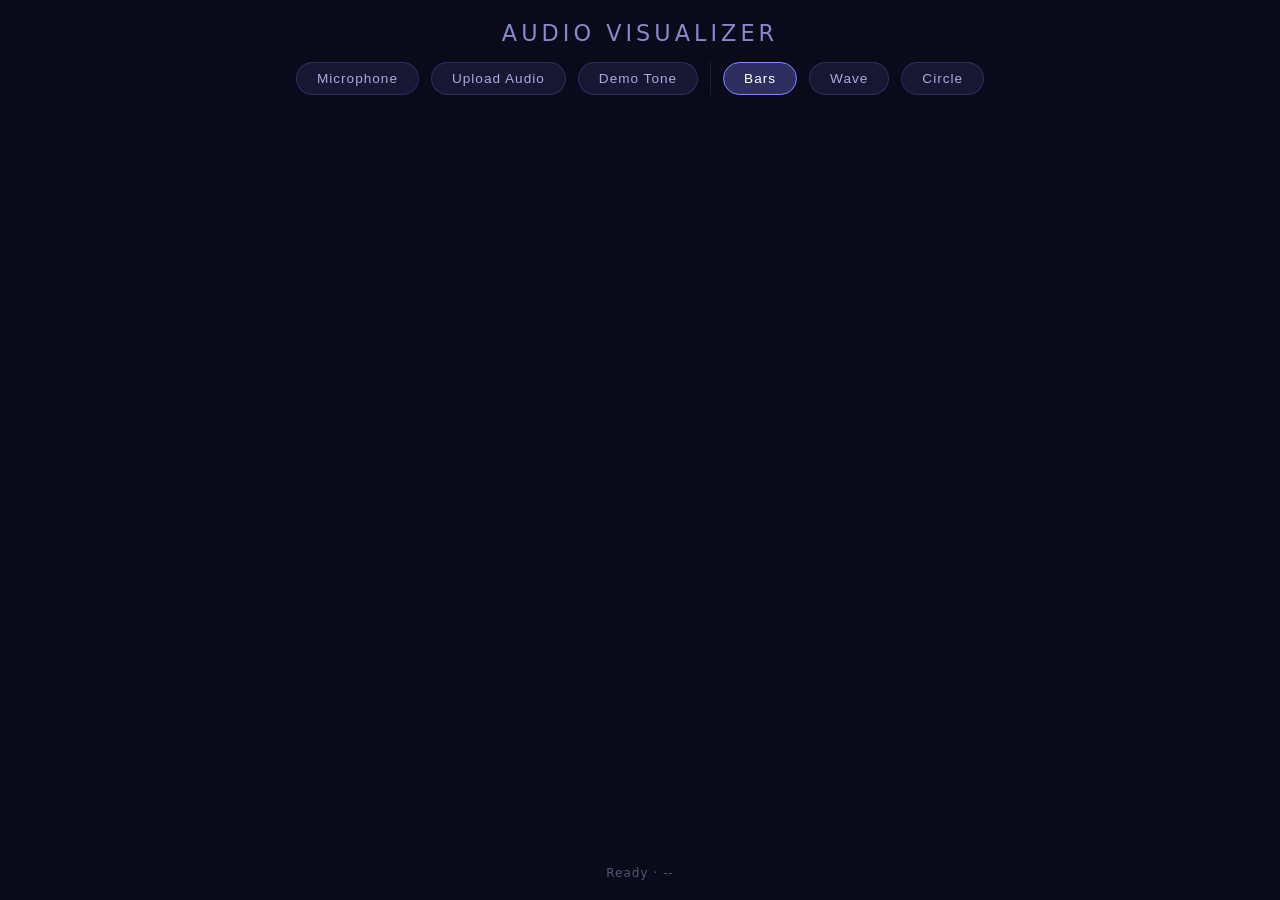
<file: frontend/audio_visualizer/index.html>
<!DOCTYPE html>
<html lang="zh-CN">
<head>
<meta charset="UTF-8">
<meta name="viewport" content="width=device-width, initial-scale=1.0">
<title>Audio Visualizer — 音频可视化</title>
<style>
  * { margin: 0; padding: 0; box-sizing: border-box; }
  body {
    background: #0a0a1a;
    color: #e0e0e0;
    font-family: 'Segoe UI', system-ui, sans-serif;
    min-height: 100vh;
    display: flex;
    flex-direction: column;
    align-items: center;
    overflow: hidden;
  }

  h1 {
    margin-top: 20px;
    font-size: 1.4rem;
    font-weight: 300;
    letter-spacing: 4px;
    text-transform: uppercase;
    color: #8888cc;
  }

  .controls {
    display: flex;
    gap: 12px;
    margin: 16px 0;
    flex-wrap: wrap;
    justify-content: center;
  }

  .controls button {
    background: rgba(100, 100, 200, 0.15);
    border: 1px solid rgba(100, 100, 200, 0.3);
    color: #aaaadd;
    padding: 8px 20px;
    border-radius: 20px;
    cursor: pointer;
    font-size: 0.85rem;
    transition: all 0.3s;
    letter-spacing: 1px;
  }
  .controls button:hover {
    background: rgba(100, 100, 200, 0.3);
    color: #ccccff;
    transform: translateY(-1px);
  }
  .controls button.active {
    background: rgba(100, 100, 200, 0.4);
    border-color: #8888ff;
    color: #ffffff;
  }

  .canvas-container {
    position: relative;
    width: 95vw;
    max-width: 1200px;
    flex: 1;
    display: flex;
    justify-content: center;
    align-items: center;
  }

  canvas {
    width: 100%;
    height: 100%;
    border-radius: 12px;
  }

  .info {
    margin: 10px 0 20px;
    font-size: 0.75rem;
    color: #555577;
    letter-spacing: 1px;
  }

  /* 文件上传 */
  #file-input { display: none; }

  .drop-zone {
    border: 2px dashed rgba(100, 100, 200, 0.3);
    border-radius: 12px;
    padding: 40px;
    text-align: center;
    color: #666699;
    cursor: pointer;
    transition: all 0.3s;
  }
  .drop-zone:hover {
    border-color: rgba(100, 100, 200, 0.6);
    color: #8888bb;
  }
  .drop-zone.dragover {
    background: rgba(100, 100, 200, 0.1);
    border-color: #8888ff;
  }
</style>
</head>
<body>

<h1>Audio Visualizer</h1>

<div class="controls">
  <button id="btn-mic">Microphone</button>
  <button id="btn-file">Upload Audio</button>
  <button id="btn-demo">Demo Tone</button>
  <span style="width: 1px; background: rgba(100,100,200,0.2);"></span>
  <button id="mode-bars" class="active">Bars</button>
  <button id="mode-wave">Wave</button>
  <button id="mode-circle">Circle</button>
</div>

<div class="canvas-container">
  <div class="drop-zone" id="drop-zone" style="display:none;">
    <p>Drop an audio file here or click to browse</p>
    <p style="font-size: 0.7rem; margin-top: 8px;">MP3 / WAV / OGG / FLAC</p>
  </div>
  <canvas id="canvas"></canvas>
</div>

<div class="info">
  <span id="status">Ready</span> ·
  <span id="freq-info">--</span>
</div>

<input type="file" id="file-input" accept="audio/*">

<script>
const canvas = document.getElementById('canvas');
const ctx = canvas.getContext('2d');
const statusEl = document.getElementById('status');
const freqInfoEl = document.getElementById('freq-info');

let audioCtx, analyser, source, dataArray, bufferLength;
let isPlaying = false;
let mode = 'bars';
let animId;

// ── Canvas 尺寸 ────────────────────────────────

function resizeCanvas() {
  const container = canvas.parentElement;
  canvas.width = container.clientWidth * devicePixelRatio;
  canvas.height = container.clientHeight * devicePixelRatio;
  ctx.scale(devicePixelRatio, devicePixelRatio);
}
resizeCanvas();
window.addEventListener('resize', resizeCanvas);

// ── 初始化音频上下文 ────────────────────────────

function initAudio() {
  if (audioCtx) return;
  audioCtx = new (window.AudioContext || window.webkitAudioContext)();
  analyser = audioCtx.createAnalyser();
  analyser.fftSize = 2048;
  analyser.smoothingTimeConstant = 0.82;
  bufferLength = analyser.frequencyBinCount;
  dataArray = new Uint8Array(bufferLength);
}

function stopCurrent() {
  if (source) {
    try { source.disconnect(); } catch(e) {}
    if (source.mediaStream) {
      source.mediaStream.getTracks().forEach(t => t.stop());
    }
    source = null;
  }
  isPlaying = false;
}

// ── 麦克风 ──────────────────────────────────────

document.getElementById('btn-mic').addEventListener('click', async () => {
  initAudio();
  stopCurrent();
  try {
    const stream = await navigator.mediaDevices.getUserMedia({ audio: true });
    source = audioCtx.createMediaStreamSource(stream);
    source.mediaStream = stream;
    source.connect(analyser);
    isPlaying = true;
    statusEl.textContent = 'Microphone Active';
    startVisualization();
  } catch(e) {
    statusEl.textContent = 'Mic access denied';
  }
});

// ── 文件播放 ─────────────────────────────────────

const fileInput = document.getElementById('file-input');
const dropZone = document.getElementById('drop-zone');

document.getElementById('btn-file').addEventListener('click', () => {
  fileInput.click();
});

fileInput.addEventListener('change', (e) => {
  const file = e.target.files[0];
  if (file) loadAudioFile(file);
});

function loadAudioFile(file) {
  initAudio();
  stopCurrent();
  const reader = new FileReader();
  reader.onload = (e) => {
    audioCtx.decodeAudioData(e.target.result, (buffer) => {
      source = audioCtx.createBufferSource();
      source.buffer = buffer;
      source.connect(analyser);
      analyser.connect(audioCtx.destination);
      source.start(0);
      isPlaying = true;
      statusEl.textContent = `Playing: ${file.name}`;
      startVisualization();
      source.onended = () => {
        isPlaying = false;
        statusEl.textContent = 'Playback ended';
      };
    });
  };
  reader.readAsArrayBuffer(file);
}

// ── 演示音调 ─────────────────────────────────────

document.getElementById('btn-demo').addEventListener('click', () => {
  initAudio();
  stopCurrent();

  // 生成丰富的演示音调（和弦 + LFO）
  const duration = 60;
  const sampleRate = audioCtx.sampleRate;
  const length = duration * sampleRate;
  const buffer = audioCtx.createBuffer(2, length, sampleRate);

  for (let ch = 0; ch < 2; ch++) {
    const data = buffer.getChannelData(ch);
    for (let i = 0; i < length; i++) {
      const t = i / sampleRate;
      const lfo = 0.5 + 0.5 * Math.sin(2 * Math.PI * 0.2 * t);
      data[i] =
        0.2 * Math.sin(2 * Math.PI * 220 * t) +
        0.15 * Math.sin(2 * Math.PI * 277.18 * t) +
        0.15 * Math.sin(2 * Math.PI * 329.63 * t) +
        0.12 * Math.sin(2 * Math.PI * 440 * t * lfo) +
        0.08 * Math.sin(2 * Math.PI * 554.37 * t * (1.2 - 0.2 * lfo)) +
        0.1 * (Math.random() * 2 - 1) * 0.3;
      data[i] *= 0.6;
    }
  }

  source = audioCtx.createBufferSource();
  source.buffer = buffer;
  source.loop = true;
  source.connect(analyser);
  analyser.connect(audioCtx.destination);
  source.start(0);
  isPlaying = true;
  statusEl.textContent = 'Demo Tone Active';
  startVisualization();
});

// ── 可视化模式切换 ──────────────────────────────

['bars', 'wave', 'circle'].forEach(m => {
  document.getElementById(`mode-${m}`).addEventListener('click', (e) => {
    document.querySelectorAll('.controls button[id^="mode-"]').forEach(b => b.classList.remove('active'));
    e.target.classList.add('active');
    mode = m;
  });
});

// ── 可视化主循环 ─────────────────────────────────

function startVisualization() {
  if (animId) cancelAnimationFrame(animId);
  draw();
}

function draw() {
  if (!isPlaying) return;
  animId = requestAnimationFrame(draw);

  const W = canvas.width / devicePixelRatio;
  const H = canvas.height / devicePixelRatio;

  // 清屏（半透明叠加实现拖尾）
  ctx.fillStyle = 'rgba(10, 10, 26, 0.15)';
  ctx.fillRect(0, 0, W, H);

  analyser.getByteFrequencyData(dataArray);

  if (mode === 'bars') drawBars(W, H);
  else if (mode === 'wave') drawWave(W, H);
  else if (mode === 'circle') drawCircle(W, H);

  // 频率信息
  let maxVal = 0, maxIdx = 0;
  for (let i = 0; i < bufferLength; i++) {
    if (dataArray[i] > maxVal) { maxVal = dataArray[i]; maxIdx = i; }
  }
  const peakFreq = maxIdx * audioCtx.sampleRate / analyser.fftSize;
  freqInfoEl.textContent = `Peak: ${Math.round(peakFreq)} Hz | Max: ${maxVal}`;
}

function drawBars(W, H) {
  const barCount = 128;
  const step = Math.floor(bufferLength / barCount);
  const barWidth = W / barCount - 1;

  for (let i = 0; i < barCount; i++) {
    const val = dataArray[i * step] / 255;
    const barH = val * H * 0.85;
    const hue = (i / barCount) * 240 + 180;

    // 发光效果
    ctx.shadowBlur = 12;
    ctx.shadowColor = `hsla(${hue}, 80%, 60%, 0.5)`;

    // 渐变
    const grad = ctx.createLinearGradient(0, H, 0, H - barH);
    grad.addColorStop(0, `hsla(${hue}, 70%, 30%, 0.8)`);
    grad.addColorStop(0.5, `hsla(${hue}, 80%, 55%, 0.9)`);
    grad.addColorStop(1, `hsla(${hue}, 90%, 75%, 1)`);

    ctx.fillStyle = grad;
    const x = i * (barWidth + 1);
    const radius = Math.min(3, barWidth / 2);
    roundRect(ctx, x, H - barH, barWidth, barH, radius);
  }
  ctx.shadowBlur = 0;
}

function drawWave(W, H) {
  analyser.getByteTimeDomainData(dataArray);

  ctx.lineWidth = 2.5;
  ctx.shadowBlur = 15;
  ctx.shadowColor = 'rgba(100, 130, 255, 0.6)';

  const grad = ctx.createLinearGradient(0, 0, W, 0);
  grad.addColorStop(0, '#6644ff');
  grad.addColorStop(0.3, '#4488ff');
  grad.addColorStop(0.6, '#44ddff');
  grad.addColorStop(1, '#44ffaa');

  ctx.strokeStyle = grad;
  ctx.beginPath();

  const sliceW = W / bufferLength;
  for (let i = 0; i < bufferLength; i++) {
    const v = dataArray[i] / 128.0;
    const y = (v * H) / 2;
    if (i === 0) ctx.moveTo(0, y);
    else ctx.lineTo(i * sliceW, y);
  }
  ctx.stroke();

  // 镜像波纹
  ctx.globalAlpha = 0.3;
  ctx.beginPath();
  for (let i = 0; i < bufferLength; i++) {
    const v = dataArray[i] / 128.0;
    const y = H - (v * H) / 2;
    if (i === 0) ctx.moveTo(0, y);
    else ctx.lineTo(i * sliceW, y);
  }
  ctx.stroke();
  ctx.globalAlpha = 1;
  ctx.shadowBlur = 0;
}

function drawCircle(W, H) {
  const cx = W / 2;
  const cy = H / 2;
  const baseR = Math.min(W, H) * 0.25;
  const points = 180;
  const step = Math.floor(bufferLength / points);

  ctx.shadowBlur = 10;
  ctx.shadowColor = 'rgba(100, 100, 255, 0.4)';

  // 外环
  const grad = ctx.createLinearGradient(cx - baseR, cy, cx + baseR, cy);
  grad.addColorStop(0, '#6644ff');
  grad.addColorStop(0.5, '#44aaff');
  grad.addColorStop(1, '#44ffcc');

  ctx.strokeStyle = grad;
  ctx.lineWidth = 2;
  ctx.beginPath();
  for (let i = 0; i <= points; i++) {
    const idx = (i % points) * step;
    const val = dataArray[idx] / 255;
    const r = baseR + val * baseR * 0.8;
    const angle = (i / points) * Math.PI * 2 - Math.PI / 2;
    const x = cx + Math.cos(angle) * r;
    const y = cy + Math.sin(angle) * r;
    if (i === 0) ctx.moveTo(x, y);
    else ctx.lineTo(x, y);
  }
  ctx.closePath();
  ctx.stroke();

  // 内环
  ctx.globalAlpha = 0.4;
  ctx.beginPath();
  for (let i = 0; i <= points; i++) {
    const idx = (i % points) * step;
    const val = dataArray[idx] / 255;
    const r = baseR * 0.6 + val * baseR * 0.3;
    const angle = (i / points) * Math.PI * 2 - Math.PI / 2;
    const x = cx + Math.cos(angle) * r;
    const y = cy + Math.sin(angle) * r;
    if (i === 0) ctx.moveTo(x, y);
    else ctx.lineTo(x, y);
  }
  ctx.closePath();
  ctx.stroke();
  ctx.globalAlpha = 1;
  ctx.shadowBlur = 0;

  // 中心频率文字
  let sum = 0;
  for (let i = 0; i < bufferLength; i++) sum += dataArray[i];
  const avg = sum / bufferLength;
  ctx.fillStyle = `rgba(150, 160, 255, ${0.3 + (avg/255)*0.7})`;
  ctx.font = `${20 + avg * 0.06}px monospace`;
  ctx.textAlign = 'center';
  ctx.textBaseline = 'middle';
  ctx.fillText(Math.round(avg), cx, cy);
}

function roundRect(ctx, x, y, w, h, r) {
  ctx.beginPath();
  ctx.moveTo(x + r, y);
  ctx.lineTo(x + w - r, y);
  ctx.quadraticCurveTo(x + w, y, x + w, y + r);
  ctx.lineTo(x + w, y + h);
  ctx.lineTo(x, y + h);
  ctx.lineTo(x, y + r);
  ctx.quadraticCurveTo(x, y, x + r, y);
  ctx.closePath();
  ctx.fill();
}
</script>
</body>
</html>
</file>
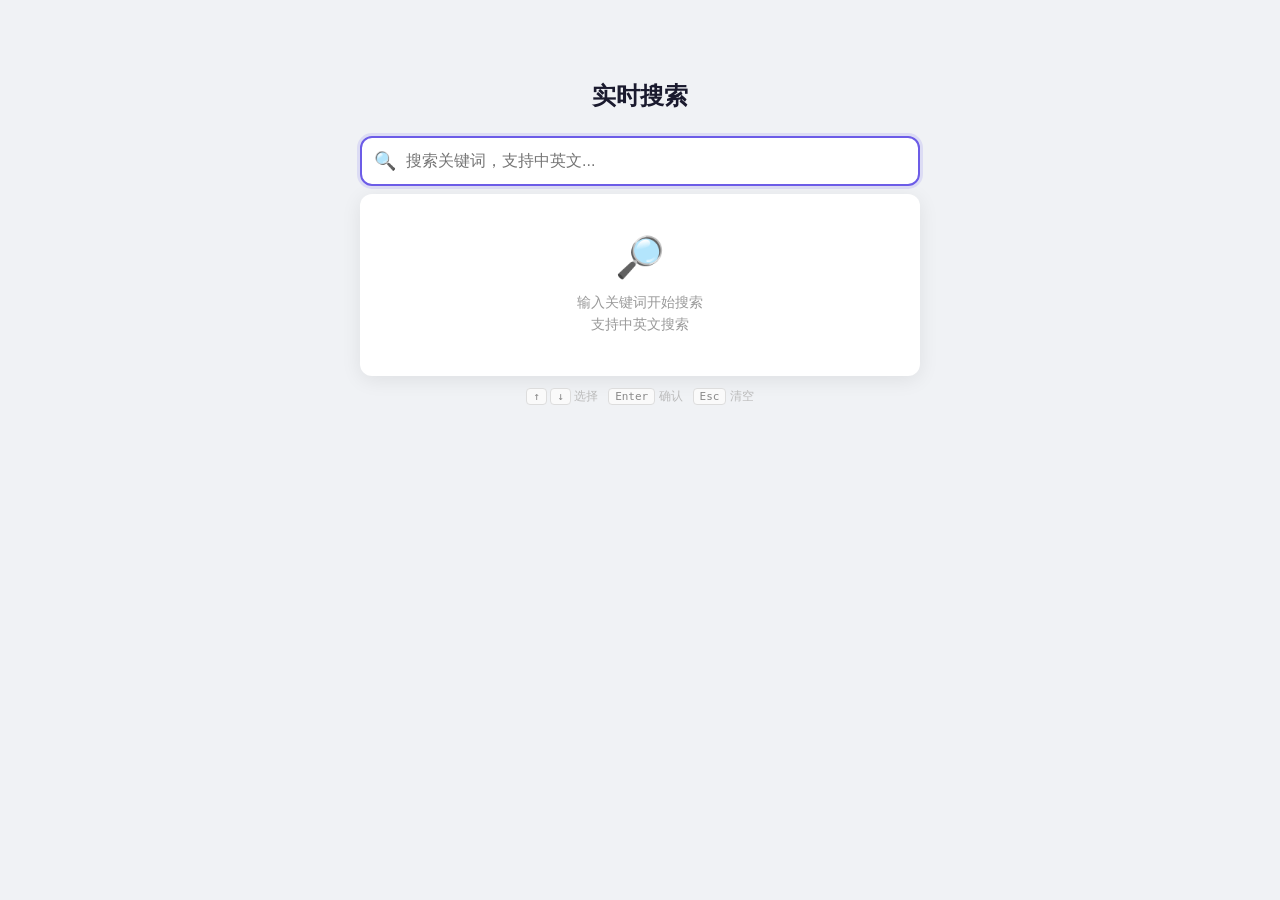
<file: frontend/debounce_search/index.html>
<!DOCTYPE html>
<html lang="zh-CN">
<head>
<meta charset="UTF-8">
<meta name="viewport" content="width=device-width, initial-scale=1.0">
<title>实时搜索 + 防抖</title>
<style>
  * { margin: 0; padding: 0; box-sizing: border-box; }

  body {
    font-family: -apple-system, BlinkMacSystemFont, "Segoe UI", Roboto, "Helvetica Neue", Arial, sans-serif;
    background: #f0f2f5;
    min-height: 100vh;
    display: flex;
    justify-content: center;
    padding-top: 80px;
  }

  .search-container {
    width: 100%;
    max-width: 600px;
    padding: 0 20px;
  }

  h1 {
    text-align: center;
    font-size: 24px;
    color: #1a1a2e;
    margin-bottom: 24px;
  }

  /* ---- 搜索框 ---- */
  .search-box {
    position: relative;
  }

  .search-input {
    width: 100%;
    padding: 14px 48px 14px 44px;
    font-size: 16px;
    border: 2px solid #e0e0e0;
    border-radius: 12px;
    outline: none;
    transition: border-color .2s, box-shadow .2s;
    background: #fff;
  }

  .search-input:focus {
    border-color: #6c5ce7;
    box-shadow: 0 0 0 3px rgba(108, 92, 231, .15);
  }

  .search-icon {
    position: absolute;
    left: 14px;
    top: 50%;
    transform: translateY(-50%);
    color: #999;
    font-size: 18px;
    pointer-events: none;
  }

  .clear-btn {
    position: absolute;
    right: 12px;
    top: 50%;
    transform: translateY(-50%);
    background: none;
    border: none;
    font-size: 18px;
    color: #aaa;
    cursor: pointer;
    display: none;
    padding: 4px;
    line-height: 1;
  }

  .clear-btn.visible { display: block; }
  .clear-btn:hover { color: #555; }

  /* ---- 结果区域 ---- */
  .results-area {
    margin-top: 8px;
    background: #fff;
    border-radius: 12px;
    box-shadow: 0 4px 20px rgba(0,0,0,.08);
    overflow: hidden;
  }

  /* 骨架屏 */
  .skeleton-item {
    display: flex;
    align-items: center;
    gap: 12px;
    padding: 14px 18px;
    border-bottom: 1px solid #f0f0f0;
  }

  .skeleton-item:last-child { border-bottom: none; }

  .skeleton-bar {
    height: 14px;
    border-radius: 6px;
    background: linear-gradient(90deg, #eee 25%, #f5f5f5 50%, #eee 75%);
    background-size: 200% 100%;
    animation: shimmer 1.5s infinite;
  }

  .skeleton-bar.title { width: 55%; }
  .skeleton-bar.desc  { width: 80%; flex: 1; }

  @keyframes shimmer {
    0%   { background-position: 200% 0; }
    100% { background-position: -200% 0; }
  }

  /* 搜索结果 */
  .result-item {
    padding: 14px 18px;
    border-bottom: 1px solid #f0f0f0;
    cursor: pointer;
    transition: background .15s;
  }

  .result-item:last-child { border-bottom: none; }

  .result-item:hover,
  .result-item.active {
    background: #f5f3ff;
  }

  .result-item.active {
    border-left: 3px solid #6c5ce7;
    padding-left: 15px;
  }

  .result-title {
    font-size: 15px;
    font-weight: 600;
    color: #1a1a2e;
    margin-bottom: 4px;
  }

  .result-desc {
    font-size: 13px;
    color: #666;
    line-height: 1.5;
  }

  /* 高亮关键词 */
  mark {
    background: #ffeaa7;
    color: inherit;
    padding: 0 2px;
    border-radius: 3px;
    font-weight: 600;
  }

  /* 空状态 / 无结果 */
  .state-msg {
    text-align: center;
    padding: 40px 20px;
    color: #999;
  }

  .state-msg .icon {
    font-size: 40px;
    margin-bottom: 10px;
  }

  .state-msg p {
    font-size: 14px;
    line-height: 1.6;
  }

  /* 底部提示 */
  .hint {
    text-align: center;
    margin-top: 12px;
    font-size: 12px;
    color: #bbb;
  }

  .kbd {
    display: inline-block;
    padding: 1px 6px;
    border: 1px solid #ddd;
    border-radius: 4px;
    font-size: 11px;
    background: #fafafa;
    color: #888;
  }
</style>
</head>
<body>

<div class="search-container">
  <h1>实时搜索</h1>

  <div class="search-box">
    <span class="search-icon">&#128269;</span>
    <input
      class="search-input"
      type="text"
      placeholder="搜索关键词，支持中英文..."
      autocomplete="off"
    />
    <button class="clear-btn">&times;</button>
  </div>

  <div class="results-area" id="results"></div>

  <div class="hint">
    <kbd class="kbd">&uarr;</kbd> <kbd class="kbd">&darr;</kbd> 选择 &nbsp;
    <kbd class="kbd">Enter</kbd> 确认 &nbsp;
    <kbd class="kbd">Esc</kbd> 清空
  </div>
</div>

<script>
// ==================== 模拟数据集 ====================
const DATASET = [
  { title: "JavaScript 闭包详解",           desc: "深入理解闭包、作用域链及其在实际开发中的应用" },
  { title: "Python 装饰器入门",             desc: "从零学习 Python 装饰器的用法和原理" },
  { title: "React Hooks 最佳实践",          desc: "使用 useState、useEffect 等 Hooks 编写优雅的组件" },
  { title: "Docker 容器化部署",             desc: "使用 Docker 容器快速部署前后端应用" },
  { title: "TypeScript 泛型进阶",           desc: "掌握 TypeScript 泛型约束、条件类型和映射类型" },
  { title: "Node.js 流式处理",              desc: "使用 Stream API 高效处理大文件读写" },
  { title: "CSS Grid 布局完全指南",         desc: "用 Grid 实现复杂二维布局的终极教程" },
  { title: "Vue 3 Composition API",         desc: "Vue 3 组合式 API 的核心概念和实战技巧" },
  { title: "Webpack 5 性能优化",            desc: "通过代码分割、Tree Shaking 等手段优化打包体积" },
  { title: "Git 分支管理策略",              desc: "Git Flow、Trunk Based 等常见分支策略对比" },
  { title: "Rust 所有权机制",               desc: "理解 Rust 中所有权、借用和生命周期的核心概念" },
  { title: "GraphQL 入门教程",              desc: "对比 REST，学习 GraphQL 查询语言和 Schema 设计" },
  { title: "Redis 缓存实战",               desc: "使用 Redis 实现缓存穿透、击穿、雪崩的解决方案" },
  { title: "Flutter 跨平台开发",            desc: "一套代码同时构建 iOS 和 Android 应用" },
  { title: "MySQL 索引优化",                desc: "深入理解 B+ 树索引、覆盖索引和最左前缀原则" },
  { title: "Kubernetes 入门实战",           desc: "从 Pod、Service 到 Ingress 的完整入门指南" },
  { title: "Tailwind CSS 快速上手",         desc: "原子化 CSS 框架的核心理念和常用工具类" },
  { title: "Go 并发编程：goroutine 与 channel", desc: "使用 goroutine 和 channel 构建高并发服务" },
  { title: "算法：动态规划经典题解",        desc: "从背包问题到最长公共子序列的详细推导" },
  { title: "Nginx 反向代理配置",            desc: "配置 Nginx 反向代理、负载均衡和 HTTPS" },
];

// ==================== DOM 引用 ====================
const inputEl    = document.querySelector('.search-input');
const clearBtn   = document.querySelector('.clear-btn');
const resultsEl  = document.getElementById('results');

// ==================== 状态 ====================
let debounceTimer  = null;
let activeIndex    = -1;   // 键盘选中索引，-1 表示无选中
let currentResults = [];   // 当前搜索结果列表

// ==================== 防抖 ====================
function debounce(fn, delay) {
  return function (...args) {
    clearTimeout(debounceTimer);
    debounceTimer = setTimeout(() => fn.apply(this, args), delay);
  };
}

// ==================== 模拟异步搜索 ====================
function mockSearch(query) {
  return new Promise(resolve => {
    // 模拟 300~600ms 网络延迟
    const latency = 300 + Math.random() * 300;
    setTimeout(() => {
      if (!query.trim()) { resolve([]); return; }
      const q = query.toLowerCase();
      const results = DATASET.filter(item =>
        item.title.toLowerCase().includes(q) ||
        item.desc.toLowerCase().includes(q)
      );
      resolve(results);
    }, latency);
  });
}

// ==================== 高亮关键词 ====================
function highlight(text, keyword) {
  if (!keyword) return escapeHtml(text);
  // 转义正则特殊字符，支持中英文
  const escaped = keyword.replace(/[.*+?^${}()|[\]\\]/g, '\\$&');
  const regex = new RegExp(`(${escaped})`, 'gi');
  return escapeHtml(text).replace(
    new RegExp(`(${escaped})`, 'gi'),
    '<mark>$1</mark>'
  );
}

function escapeHtml(str) {
  return str
    .replace(/&/g, '&amp;')
    .replace(/</g, '&lt;')
    .replace(/>/g, '&gt;')
    .replace(/"/g, '&quot;');
}

// ==================== 渲染 ====================

// 空状态（初始）
function renderEmpty() {
  resultsEl.innerHTML = `
    <div class="state-msg">
      <div class="icon">&#128270;</div>
      <p>输入关键词开始搜索<br>支持中英文搜索</p>
    </div>`;
  currentResults = [];
  activeIndex = -1;
}

// 骨架屏
function renderSkeleton() {
  resultsEl.innerHTML = Array.from({ length: 3 }, () => `
    <div class="skeleton-item">
      <div class="skeleton-bar title"></div>
      <div class="skeleton-bar desc"></div>
    </div>`).join('');
}

// 无结果
function renderNoResults(query) {
  resultsEl.innerHTML = `
    <div class="state-msg">
      <div class="icon">&#128533;</div>
      <p>未找到与「${escapeHtml(query)}」相关的结果<br>换个关键词试试吧</p>
    </div>`;
  currentResults = [];
  activeIndex = -1;
}

// 搜索结果列表
function renderResults(results, query) {
  currentResults = results;
  activeIndex = -1;

  resultsEl.innerHTML = results.map((item, i) => `
    <div class="result-item" data-index="${i}">
      <div class="result-title">${highlight(item.title, query)}</div>
      <div class="result-desc">${highlight(item.desc, query)}</div>
    </div>`).join('');
}

// 更新选中高亮
function updateActiveItem() {
  const items = resultsEl.querySelectorAll('.result-item');
  items.forEach((el, i) => {
    el.classList.toggle('active', i === activeIndex);
  });
  // 滚动到可视区域
  if (activeIndex >= 0 && items[activeIndex]) {
    items[activeIndex].scrollIntoView({ block: 'nearest' });
  }
}

// ==================== 核心搜索流程 ====================
let searchId = 0; // 防止竞态：旧请求覆盖新结果

const doSearch = debounce(async function (query) {
  const id = ++searchId;

  if (!query.trim()) {
    renderEmpty();
    return;
  }

  renderSkeleton();

  const results = await mockSearch(query);

  // 如果已被更新的搜索取代，丢弃本次结果
  if (id !== searchId) return;

  if (results.length === 0) {
    renderNoResults(query);
  } else {
    renderResults(results, query);
  }
}, 300);

// ==================== 事件绑定 ====================

// 输入事件
inputEl.addEventListener('input', () => {
  const val = inputEl.value;
  clearBtn.classList.toggle('visible', val.length > 0);
  doSearch(val);
});

// 清空按钮
clearBtn.addEventListener('click', () => {
  inputEl.value = '';
  clearBtn.classList.remove('visible');
  renderEmpty();
  inputEl.focus();
});

// 键盘导航
inputEl.addEventListener('keydown', (e) => {
  if (currentResults.length === 0) return;

  switch (e.key) {
    case 'ArrowDown':
      e.preventDefault();
      activeIndex = (activeIndex + 1) % currentResults.length;
      updateActiveItem();
      break;

    case 'ArrowUp':
      e.preventDefault();
      activeIndex = activeIndex <= 0
        ? currentResults.length - 1
        : activeIndex - 1;
      updateActiveItem();
      break;

    case 'Enter':
      if (activeIndex >= 0 && currentResults[activeIndex]) {
        selectItem(currentResults[activeIndex]);
      }
      break;

    case 'Escape':
      inputEl.value = '';
      clearBtn.classList.remove('visible');
      renderEmpty();
      break;
  }
});

// 鼠标点击结果
resultsEl.addEventListener('click', (e) => {
  const item = e.target.closest('.result-item');
  if (!item) return;
  const idx = parseInt(item.dataset.index, 10);
  if (currentResults[idx]) {
    selectItem(currentResults[idx]);
  }
});

// 选中回调
function selectItem(item) {
  alert(`已选择：${item.title}\n${item.desc}`);
}

// ==================== 初始渲染 ====================
renderEmpty();
inputEl.focus();
</script>

</body>
</html>
</file>
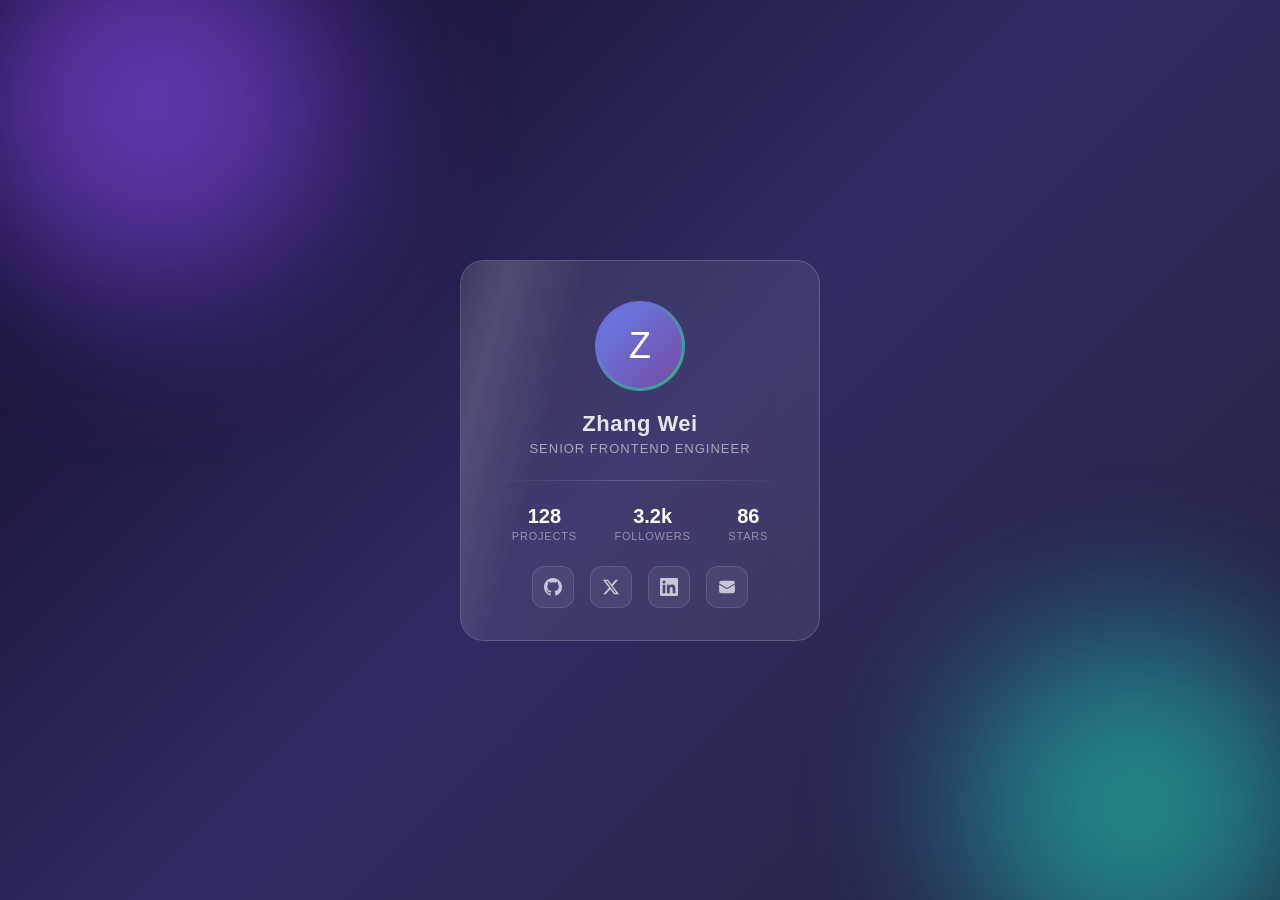
<file: frontend/glassmorphism_card/index.html>
<!DOCTYPE html>
<html lang="zh-CN">
<head>
<meta charset="UTF-8">
<meta name="viewport" content="width=device-width, initial-scale=1.0">
<title>Glassmorphism Card</title>
<style>
/* ===== Reset & Base ===== */
*, *::before, *::after {
  margin: 0;
  padding: 0;
  box-sizing: border-box;
}

body {
  min-height: 100vh;
  display: flex;
  align-items: center;
  justify-content: center;
  font-family: -apple-system, BlinkMacSystemFont, "Segoe UI", Roboto, Helvetica, Arial, sans-serif;
  overflow: hidden;
}

/* ===== Animated gradient background ===== */
.bg {
  position: fixed;
  inset: 0;
  z-index: 0;
  background: linear-gradient(135deg, #0f0c29, #302b63, #24243e);
}

.bg::before,
.bg::after {
  content: "";
  position: absolute;
  border-radius: 50%;
  filter: blur(80px);
  opacity: 0.7;
  animation: float 8s ease-in-out infinite alternate;
}

.bg::before {
  width: 400px;
  height: 400px;
  top: -100px;
  left: -50px;
  background: radial-gradient(circle, #7f5af0, #6b21a8);
}

.bg::after {
  width: 350px;
  height: 350px;
  bottom: -80px;
  right: -30px;
  background: radial-gradient(circle, #2cb67d, #0ea5e9);
  animation-delay: -4s;
}

@keyframes float {
  0%   { transform: translate(0, 0) scale(1); }
  100% { transform: translate(60px, 40px) scale(1.15); }
}

/* ===== Card Container (provides perspective) ===== */
.card-wrapper {
  perspective: 1000px;
  z-index: 1;
}

/* ===== The Glass Card ===== */
.card {
  position: relative;
  width: 360px;
  padding: 40px 32px 32px;
  border-radius: 24px;

  /* Glassmorphism */
  background: rgba(255, 255, 255, 0.08);
  backdrop-filter: blur(20px);
  -webkit-backdrop-filter: blur(20px);
  border: 1px solid rgba(255, 255, 255, 0.18);

  /* Smooth 3D transition */
  transform-style: preserve-3d;
  transition: transform 0.15s ease-out, box-shadow 0.3s ease;
  will-change: transform;
}

.card:hover {
  box-shadow:
    0 8px 32px rgba(0, 0, 0, 0.35),
    0 0 60px rgba(127, 90, 240, 0.15);
}

/* ===== Mouse-follow light overlay ===== */
.card .light {
  position: absolute;
  inset: 0;
  border-radius: 24px;
  pointer-events: none;
  opacity: 0;
  transition: opacity 0.4s ease;
  z-index: 10;
  mix-blend-mode: soft-light;
}

.card:hover .light {
  opacity: 1;
}

/* ===== Avatar ===== */
.avatar-ring {
  width: 90px;
  height: 90px;
  margin: 0 auto 20px;
  border-radius: 50%;
  padding: 3px;
  background: linear-gradient(135deg, #7f5af0, #2cb67d);
  transform: translateZ(40px);
}

.avatar {
  width: 100%;
  height: 100%;
  border-radius: 50%;
  background: linear-gradient(135deg, #667eea, #764ba2);
  display: flex;
  align-items: center;
  justify-content: center;
  font-size: 36px;
  color: #fff;
  user-select: none;
}

/* ===== Info ===== */
.name {
  text-align: center;
  font-size: 22px;
  font-weight: 700;
  color: #e2e8f0;
  letter-spacing: 0.5px;
  margin-bottom: 4px;
  transform: translateZ(30px);
}

.title {
  text-align: center;
  font-size: 13px;
  color: rgba(255, 255, 255, 0.55);
  letter-spacing: 1px;
  text-transform: uppercase;
  margin-bottom: 24px;
  transform: translateZ(25px);
}

/* ===== Divider ===== */
.divider {
  height: 1px;
  background: linear-gradient(90deg, transparent, rgba(255,255,255,0.2), transparent);
  margin-bottom: 24px;
}

/* ===== Stats ===== */
.stats {
  display: flex;
  justify-content: space-around;
  margin-bottom: 24px;
  transform: translateZ(20px);
}

.stat {
  text-align: center;
}

.stat-value {
  font-size: 20px;
  font-weight: 700;
  color: #fff;
}

.stat-label {
  font-size: 11px;
  color: rgba(255, 255, 255, 0.45);
  text-transform: uppercase;
  letter-spacing: 0.8px;
  margin-top: 2px;
}

/* ===== Social Icons ===== */
.socials {
  display: flex;
  justify-content: center;
  gap: 16px;
  transform: translateZ(30px);
}

.social-btn {
  width: 42px;
  height: 42px;
  border-radius: 12px;
  border: 1px solid rgba(255, 255, 255, 0.12);
  background: rgba(255, 255, 255, 0.06);
  display: flex;
  align-items: center;
  justify-content: center;
  cursor: pointer;
  transition: background 0.3s, border-color 0.3s, transform 0.2s;
}

.social-btn:hover {
  background: rgba(255, 255, 255, 0.15);
  border-color: rgba(255, 255, 255, 0.3);
  transform: translateY(-3px);
}

.social-btn svg {
  width: 18px;
  height: 18px;
  fill: rgba(255, 255, 255, 0.7);
  transition: fill 0.3s;
}

.social-btn:hover svg {
  fill: #fff;
}

/* ===== Shine sweep on hover (pure CSS) ===== */
.card::after {
  content: "";
  position: absolute;
  inset: 0;
  border-radius: 24px;
  background: linear-gradient(
    105deg,
    transparent 40%,
    rgba(255, 255, 255, 0.06) 45%,
    rgba(255, 255, 255, 0.12) 50%,
    rgba(255, 255, 255, 0.06) 55%,
    transparent 60%
  );
  background-size: 200% 100%;
  background-position: 100% 0;
  pointer-events: none;
  z-index: 5;
  transition: background-position 0.6s ease;
}

.card:hover::after {
  background-position: -100% 0;
}
</style>
</head>
<body>

<!-- Animated background -->
<div class="bg"></div>

<!-- Card -->
<div class="card-wrapper">
  <div class="card" id="card">
    <!-- Mouse-follow light -->
    <div class="light" id="light"></div>

    <div class="avatar-ring">
      <div class="avatar">Z</div>
    </div>

    <div class="name">Zhang Wei</div>
    <div class="title">Senior Frontend Engineer</div>

    <div class="divider"></div>

    <div class="stats">
      <div class="stat">
        <div class="stat-value">128</div>
        <div class="stat-label">Projects</div>
      </div>
      <div class="stat">
        <div class="stat-value">3.2k</div>
        <div class="stat-label">Followers</div>
      </div>
      <div class="stat">
        <div class="stat-value">86</div>
        <div class="stat-label">Stars</div>
      </div>
    </div>

    <div class="socials">
      <!-- GitHub -->
      <div class="social-btn">
        <svg viewBox="0 0 24 24"><path d="M12 0C5.37 0 0 5.37 0 12c0 5.31 3.435 9.795 8.205 11.385.6.105.825-.255.825-.57 0-.285-.015-1.23-.015-2.235-3.015.555-3.795-.735-4.035-1.41-.135-.345-.72-1.41-1.23-1.695-.42-.225-1.02-.78-.015-.795.945-.015 1.62.87 1.845 1.23 1.08 1.815 2.805 1.305 3.495.99.105-.78.42-1.305.765-1.605-2.67-.3-5.46-1.335-5.46-5.925 0-1.305.465-2.385 1.23-3.225-.12-.3-.54-1.53.12-3.18 0 0 1.005-.315 3.3 1.23.96-.27 1.98-.405 3-.405s2.04.135 3 .405c2.295-1.56 3.3-1.23 3.3-1.23.66 1.65.24 2.88.12 3.18.765.84 1.23 1.905 1.23 3.225 0 4.605-2.805 5.625-5.475 5.925.435.375.81 1.095.81 2.22 0 1.605-.015 2.895-.015 3.3 0 .315.225.69.825.57A12.02 12.02 0 0024 12c0-6.63-5.37-12-12-12z"/></svg>
      </div>
      <!-- Twitter / X -->
      <div class="social-btn">
        <svg viewBox="0 0 24 24"><path d="M18.244 2.25h3.308l-7.227 8.26 8.502 11.24H16.17l-5.214-6.817L4.99 21.75H1.68l7.73-8.835L1.254 2.25H8.08l4.713 6.231zm-1.161 17.52h1.833L7.084 4.126H5.117z"/></svg>
      </div>
      <!-- LinkedIn -->
      <div class="social-btn">
        <svg viewBox="0 0 24 24"><path d="M20.447 20.452h-3.554v-5.569c0-1.328-.027-3.037-1.852-3.037-1.853 0-2.136 1.445-2.136 2.939v5.667H9.351V9h3.414v1.561h.046c.477-.9 1.637-1.85 3.37-1.85 3.601 0 4.267 2.37 4.267 5.455v6.286zM5.337 7.433a2.062 2.062 0 01-2.063-2.065 2.064 2.064 0 112.063 2.065zm1.782 13.019H3.555V9h3.564v11.452zM22.225 0H1.771C.792 0 0 .774 0 1.729v20.542C0 23.227.792 24 1.771 24h20.451C23.2 24 24 23.227 24 22.271V1.729C24 .774 23.2 0 22.222 0h.003z"/></svg>
      </div>
      <!-- Email -->
      <div class="social-btn">
        <svg viewBox="0 0 24 24"><path d="M1.5 8.67v8.58a3 3 0 003 3h15a3 3 0 003-3V8.67l-8.928 5.493a3 3 0 01-3.144 0L1.5 8.67z"/><path d="M22.5 6.908V6.75a3 3 0 00-3-3h-15a3 3 0 00-3 3v.158l9.714 5.978a1.5 1.5 0 001.572 0L22.5 6.908z"/></svg>
      </div>
    </div>
  </div>
</div>

<script>
(() => {
  const card = document.getElementById('card');
  const light = document.getElementById('light');
  const wrapper = card.parentElement;

  // Maximum rotation in degrees
  const MAX_ROTATION = 15;

  /**
   * Handle mousemove: compute 3D tilt + light position
   */
  function handleMouseMove(e) {
    const rect = card.getBoundingClientRect();
    // Normalized position from center: -0.5 to 0.5
    const x = (e.clientX - rect.left) / rect.width - 0.5;
    const y = (e.clientY - rect.top) / rect.height - 0.5;

    // 3D tilt: moving mouse left => card rotates right around Y axis
    const rotateY = x * MAX_ROTATION * 2;
    const rotateX = -y * MAX_ROTATION * 2;

    card.style.transform =
      `rotateX(${rotateX}deg) rotateY(${rotateY}deg)`;

    // Mouse-follow radial light
    const px = ((e.clientX - rect.left) / rect.width) * 100;
    const py = ((e.clientY - rect.top) / rect.height) * 100;

    light.style.background =
      `radial-gradient(circle at ${px}% ${py}%, rgba(255,255,255,0.25) 0%, transparent 60%)`;
  }

  /**
   * Reset on mouse leave
   */
  function handleMouseLeave() {
    card.style.transform = 'rotateX(0) rotateY(0)';
    light.style.opacity = '0';
  }

  card.addEventListener('mousemove', handleMouseMove);
  card.addEventListener('mouseleave', handleMouseLeave);
})();
</script>
</body>
</html>
</file>
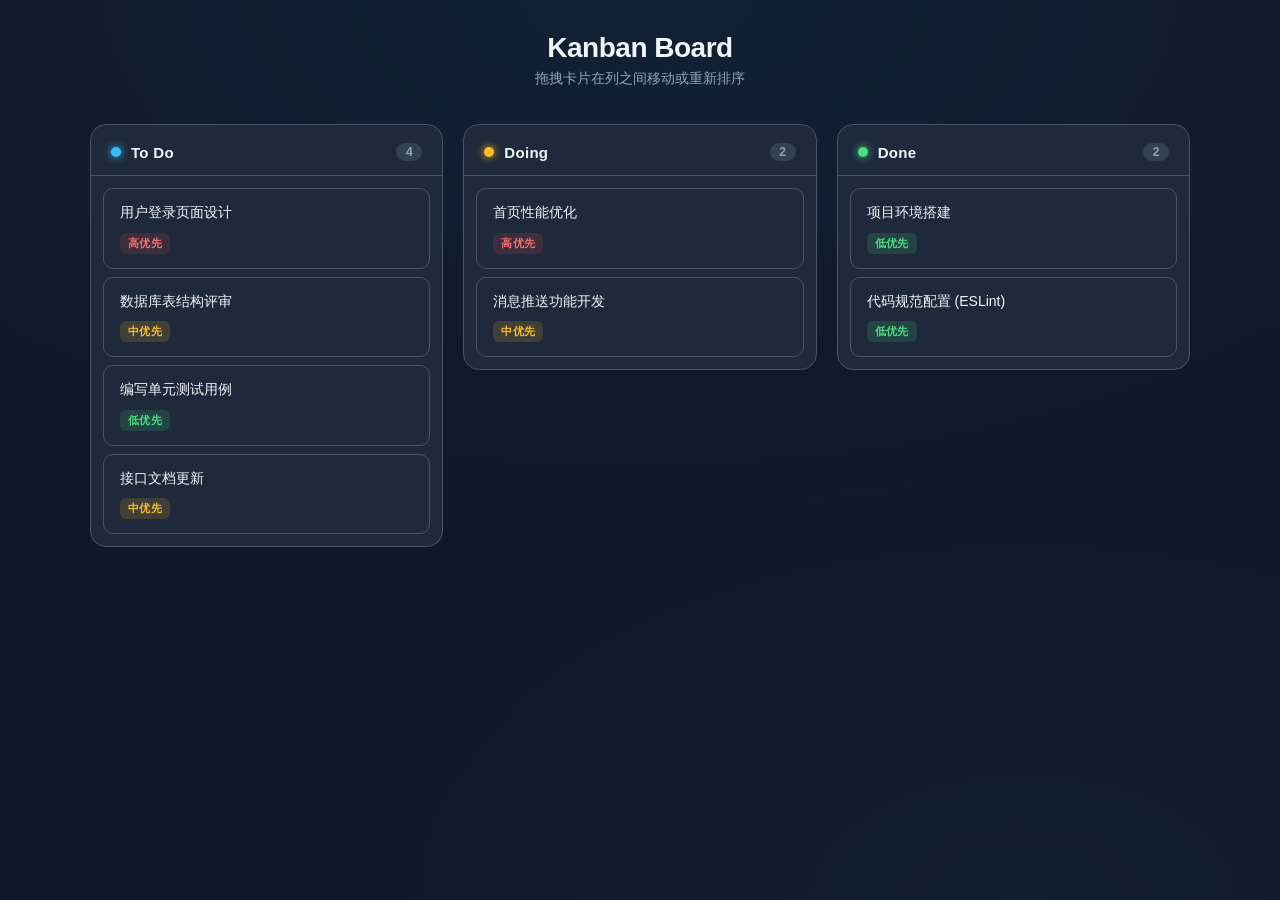
<file: frontend/kanban_board/index.html>
<!DOCTYPE html>
<html lang="zh-CN">
<head>
<meta charset="UTF-8">
<meta name="viewport" content="width=device-width, initial-scale=1.0">
<title>拖拽看板</title>
<style>
  *, *::before, *::after { box-sizing: border-box; margin: 0; padding: 0; }

  :root {
    --bg: #0f172a;
    --surface: #1e293b;
    --surface-light: #334155;
    --border: #475569;
    --text: #f1f5f9;
    --text-muted: #94a3b8;
    --accent-todo: #38bdf8;
    --accent-doing: #fbbf24;
    --accent-done: #4ade80;
    --card-bg: #1e293b;
    --card-hover: #263348;
    --placeholder-bg: rgba(56, 189, 248, 0.08);
    --placeholder-border: rgba(56, 189, 248, 0.4);
    --shadow: 0 4px 24px rgba(0,0,0,0.3);
    --shadow-card: 0 2px 8px rgba(0,0,0,0.2);
  }

  body {
    font-family: -apple-system, BlinkMacSystemFont, "Segoe UI", Roboto, sans-serif;
    background: var(--bg);
    color: var(--text);
    min-height: 100vh;
    padding: 32px 24px;
    background-image:
      radial-gradient(ellipse 80% 60% at 50% 0%, rgba(56,189,248,0.06), transparent),
      radial-gradient(ellipse 60% 50% at 80% 100%, rgba(74,222,128,0.04), transparent);
  }

  .header {
    text-align: center;
    margin-bottom: 36px;
  }

  .header h1 {
    font-size: 28px;
    font-weight: 700;
    letter-spacing: -0.5px;
    margin-bottom: 6px;
  }

  .header p {
    color: var(--text-muted);
    font-size: 14px;
  }

  .board {
    display: flex;
    gap: 20px;
    max-width: 1100px;
    margin: 0 auto;
    align-items: flex-start;
  }

  /* ── Column ── */
  .column {
    flex: 1;
    min-width: 0;
    background: var(--surface);
    border-radius: 16px;
    border: 1px solid var(--border);
    overflow: hidden;
    transition: box-shadow 0.3s;
  }

  .column.drag-over {
    box-shadow: 0 0 0 2px var(--placeholder-border), var(--shadow);
  }

  .column-header {
    padding: 18px 20px 14px;
    display: flex;
    align-items: center;
    gap: 10px;
    border-bottom: 1px solid var(--border);
  }

  .column-dot {
    width: 10px;
    height: 10px;
    border-radius: 50%;
    flex-shrink: 0;
  }

  .column[data-status="todo"]  .column-dot { background: var(--accent-todo); box-shadow: 0 0 8px var(--accent-todo); }
  .column[data-status="doing"] .column-dot { background: var(--accent-doing); box-shadow: 0 0 8px var(--accent-doing); }
  .column[data-status="done"]  .column-dot { background: var(--accent-done); box-shadow: 0 0 8px var(--accent-done); }

  .column-title {
    font-size: 15px;
    font-weight: 600;
    letter-spacing: 0.3px;
  }

  .column-count {
    margin-left: auto;
    background: var(--surface-light);
    color: var(--text-muted);
    font-size: 12px;
    font-weight: 600;
    padding: 2px 9px;
    border-radius: 10px;
    min-width: 26px;
    text-align: center;
  }

  .card-list {
    padding: 12px;
    min-height: 80px;
    display: flex;
    flex-direction: column;
    gap: 8px;
    transition: background 0.2s;
  }

  /* ── Card ── */
  .card {
    background: var(--card-bg);
    border: 1px solid var(--border);
    border-radius: 10px;
    padding: 14px 16px;
    cursor: grab;
    user-select: none;
    transition: transform 0.2s cubic-bezier(0.22,1,0.36,1),
                box-shadow 0.2s,
                opacity 0.2s,
                background 0.15s;
    position: relative;
  }

  .card:hover {
    background: var(--card-hover);
    box-shadow: var(--shadow-card);
    transform: translateY(-1px);
  }

  .card:active { cursor: grabbing; }

  .card.dragging {
    opacity: 0.35;
    transform: scale(0.97);
  }

  .card-title {
    font-size: 14px;
    font-weight: 500;
    line-height: 1.4;
  }

  .card-tag {
    display: inline-block;
    margin-top: 10px;
    font-size: 11px;
    font-weight: 600;
    padding: 3px 8px;
    border-radius: 6px;
    letter-spacing: 0.3px;
  }

  .card[data-priority="high"]   .card-tag { background: rgba(239,68,68,0.15); color: #f87171; }
  .card[data-priority="medium"] .card-tag { background: rgba(251,191,36,0.15); color: #fbbf24; }
  .card[data-priority="low"]    .card-tag { background: rgba(74,222,128,0.15); color: #4ade80; }

  /* ── Placeholder ── */
  .placeholder {
    border: 2px dashed var(--placeholder-border);
    border-radius: 10px;
    background: var(--placeholder-bg);
    transition: height 0.2s cubic-bezier(0.22,1,0.36,1),
                opacity 0.15s;
    height: 52px;
    flex-shrink: 0;
    pointer-events: none;
  }

  .placeholder:first-child:last-child {
    height: 52px;
  }

  /* ── Drop animation ── */
  @keyframes card-drop {
    0%   { transform: scale(1.03); opacity: 0.8; }
    100% { transform: scale(1);    opacity: 1; }
  }

  .card.just-dropped {
    animation: card-drop 0.25s cubic-bezier(0.22,1,0.36,1);
  }

  /* ── Responsive ── */
  @media (max-width: 720px) {
    .board {
      flex-direction: column;
    }
    .column { max-width: 400px; margin: 0 auto; width: 100%; }
  }
</style>
</head>
<body>

<div class="header">
  <h1>Kanban Board</h1>
  <p>拖拽卡片在列之间移动或重新排序</p>
</div>

<div class="board" id="board">
  <!-- Columns are rendered by JS -->
</div>

<script>
const INITIAL_DATA = {
  todo: [
    { id: 'card-a', title: '用户登录页面设计',      priority: 'high'   },
    { id: 'card-b', title: '数据库表结构评审',      priority: 'medium' },
    { id: 'card-c', title: '编写单元测试用例',      priority: 'low'    },
    { id: 'card-g', title: '接口文档更新',          priority: 'medium' },
  ],
  doing: [
    { id: 'card-d', title: '首页性能优化',          priority: 'high'   },
    { id: 'card-e', title: '消息推送功能开发',      priority: 'medium' },
  ],
  done: [
    { id: 'card-f', title: '项目环境搭建',          priority: 'low'    },
    { id: 'card-h', title: '代码规范配置 (ESLint)', priority: 'low'    },
  ],
};

const COLUMNS = [
  { status: 'todo',  label: 'To Do'  },
  { status: 'doing', label: 'Doing'  },
  { status: 'done',  label: 'Done'   },
];

const PRIORITY_LABEL = { high: '高优先', medium: '中优先', low: '低优先' };

/* ── State ── */
const state = JSON.parse(JSON.stringify(INITIAL_DATA));

/* ── Drag state ── */
let draggedCardId   = null;
let sourceStatus    = null;
let placeholder     = null;

/* ── DOM refs ── */
const board = document.getElementById('board');

/* ── Render helpers ── */
function createCardEl(card) {
  const el = document.createElement('div');
  el.className = 'card';
  el.draggable = true;
  el.dataset.id = card.id;
  el.dataset.priority = card.priority;
  el.innerHTML = `
    <div class="card-title">${card.title}</div>
    <span class="card-tag">${PRIORITY_LABEL[card.priority]}</span>
  `;
  return el;
}

function renderBoard() {
  board.innerHTML = '';
  for (const col of COLUMNS) {
    const colEl = document.createElement('div');
    colEl.className = 'column';
    colEl.dataset.status = col.status;

    const cards = state[col.status];
    colEl.innerHTML = `
      <div class="column-header">
        <span class="column-dot"></span>
        <span class="column-title">${col.label}</span>
        <span class="column-count">${cards.length}</span>
      </div>
    `;

    const list = document.createElement('div');
    list.className = 'card-list';
    list.dataset.status = col.status;

    for (const card of cards) {
      list.appendChild(createCardEl(card));
    }

    colEl.appendChild(list);
    board.appendChild(colEl);
  }
  bindCardEvents();
}

function updateCount(status) {
  const col = board.querySelector(`.column[data-status="${status}"]`);
  if (!col) return;
  const count = col.querySelector('.column-count');
  const list = col.querySelector('.card-list');
  count.textContent = list.querySelectorAll('.card').length;
}

/* ── Placeholder management ── */
function createPlaceholder() {
  if (!placeholder) {
    placeholder = document.createElement('div');
    placeholder.className = 'placeholder';
  }
  return placeholder;
}

function removePlaceholder() {
  if (placeholder && placeholder.parentNode) {
    placeholder.parentNode.removeChild(placeholder);
  }
}

/* ── Find insertion index based on mouse Y ── */
function getInsertionBefore(listEl, y) {
  const cards = [...listEl.querySelectorAll('.card:not(.dragging)')];
  for (const card of cards) {
    const box = card.getBoundingClientRect();
    const midY = box.top + box.height / 2;
    if (y < midY) return card;
  }
  return null;  // append at end
}

/* ── Bind drag events on every card ── */
function bindCardEvents() {
  board.querySelectorAll('.card').forEach(card => {
    card.addEventListener('dragstart', onDragStart);
    card.addEventListener('dragend',   onDragEnd);
  });

  board.querySelectorAll('.card-list').forEach(list => {
    list.addEventListener('dragover',  onDragOver);
    list.addEventListener('dragenter', onDragEnter);
    list.addEventListener('dragleave', onDragLeave);
    list.addEventListener('drop',      onDrop);
  });
}

/* ── Drag handlers ── */
function onDragStart(e) {
  const card = e.currentTarget;
  draggedCardId = card.dataset.id;
  sourceStatus  = card.closest('.card-list').dataset.status;

  card.classList.add('dragging');

  /* Set drag image (slightly offset so cursor isn't on text) */
  e.dataTransfer.effectAllowed = 'move';
  e.dataTransfer.setData('text/plain', draggedCardId);

  /* Delay adding placeholder so the drag image captures the card cleanly */
  requestAnimationFrame(() => {
    const ph = createPlaceholder();
    card.parentNode.insertBefore(ph, card);
  });
}

function onDragEnd(e) {
  const card = e.currentTarget;
  card.classList.remove('dragging');
  removePlaceholder();

  /* Reset column highlights */
  board.querySelectorAll('.column').forEach(c => c.classList.remove('drag-over'));

  draggedCardId = null;
  sourceStatus  = null;
}

function onDragEnter(e) {
  e.preventDefault();
  const list = e.currentTarget;
  const col  = list.closest('.column');
  col.classList.add('drag-over');
}

function onDragLeave(e) {
  const list = e.currentTarget;
  /* Only remove highlight when truly leaving the column */
  const related = e.relatedTarget;
  if (!list.contains(related)) {
    list.closest('.column').classList.remove('drag-over');
  }
}

function onDragOver(e) {
  e.preventDefault();
  e.dataTransfer.dropEffect = 'move';

  const list = e.currentTarget;
  const ph   = createPlaceholder();

  /* Skip if placeholder already correctly placed */
  if (ph.parentNode === list && ph.nextElementSibling === getInsertionBefore(list, e.clientY)) {
    return;
  }

  const before = getInsertionBefore(list, e.clientY);
  if (before) {
    list.insertBefore(ph, before);
  } else {
    list.appendChild(ph);
  }
}

function onDrop(e) {
  e.preventDefault();
  if (!draggedCardId) return;

  const list   = e.currentTarget;
  const target = list.dataset.status;

  /* Find placeholder position to determine insertion index */
  const ph   = createPlaceholder();
  const cards = [...list.querySelectorAll('.card:not(.dragging)')];
  const allChildren = [...list.children];
  const phIndex = allChildren.indexOf(ph);

  /* Remove placeholder */
  removePlaceholder();

  /* ── Update state ── */
  /* Remove card from source */
  const srcArr = state[sourceStatus];
  const cardIdx = srcArr.findIndex(c => c.id === draggedCardId);
  const [cardData] = srcArr.splice(cardIdx, 1);

  /* Determine target index (accounting for cards that were before placeholder) */
  let realCardsBeforePh = 0;
  for (let i = 0; i < phIndex; i++) {
    if (allChildren[i].classList.contains('card')) realCardsBeforePh++;
  }
  /* If same column and source idx < target, adjust */
  let insertIdx = realCardsBeforePh;
  if (sourceStatus === target && cardIdx < insertIdx) {
    insertIdx--;  // we already removed one element
  }

  state[target].splice(insertIdx, 0, cardData);

  /* ── Update DOM directly (avoid full re-render for smooth UX) ── */
  const draggedEl = board.querySelector(`.card[data-id="${draggedCardId}"]`);
  draggedEl.classList.remove('dragging');

  const targetCards = list.querySelectorAll('.card');
  if (insertIdx < targetCards.length && targetCards[insertIdx] !== draggedEl) {
    list.insertBefore(draggedEl, targetCards[insertIdx]);
  } else if (!list.contains(draggedEl)) {
    list.appendChild(draggedEl);
  }

  /* Ensure it's in the right position within the target list */
  const finalCards = [...list.querySelectorAll('.card')];
  const currentIdx = finalCards.indexOf(draggedEl);
  if (currentIdx !== insertIdx) {
    /* Reorder if needed */
    if (insertIdx < finalCards.length) {
      list.insertBefore(draggedEl, finalCards[insertIdx] > currentIdx ? finalCards[insertIdx + 1] || null : finalCards[insertIdx]);
    }
  }

  /* Drop animation */
  draggedEl.classList.add('just-dropped');
  draggedEl.addEventListener('animationend', () => draggedEl.classList.remove('just-dropped'), { once: true });

  /* Update counts */
  updateCount(sourceStatus);
  updateCount(target);

  /* Reset column highlights */
  board.querySelectorAll('.column').forEach(c => c.classList.remove('drag-over'));

  /* Output new state */
  logState();

  draggedCardId = null;
  sourceStatus  = null;
}

/* ── Console output ── */
function logState() {
  const result = {};
  for (const col of COLUMNS) {
    result[col.label] = state[col.status].map(c => ({ id: c.id, title: c.title }));
  }
  console.log('%c📋 拖拽看板 — 最新排序结果', 'font-weight:bold;font-size:14px;color:#38bdf8;');
  console.table(
    Object.entries(result).flatMap(([col, cards]) =>
      cards.map((c, i) => ({ 列: col, 序号: i + 1, ID: c.id, 标题: c.title }))
    )
  );
  console.log('完整状态:', JSON.parse(JSON.stringify(state)));
}

/* ── Init ── */
renderBoard();
logState();
</script>

</body>
</html>
</file>
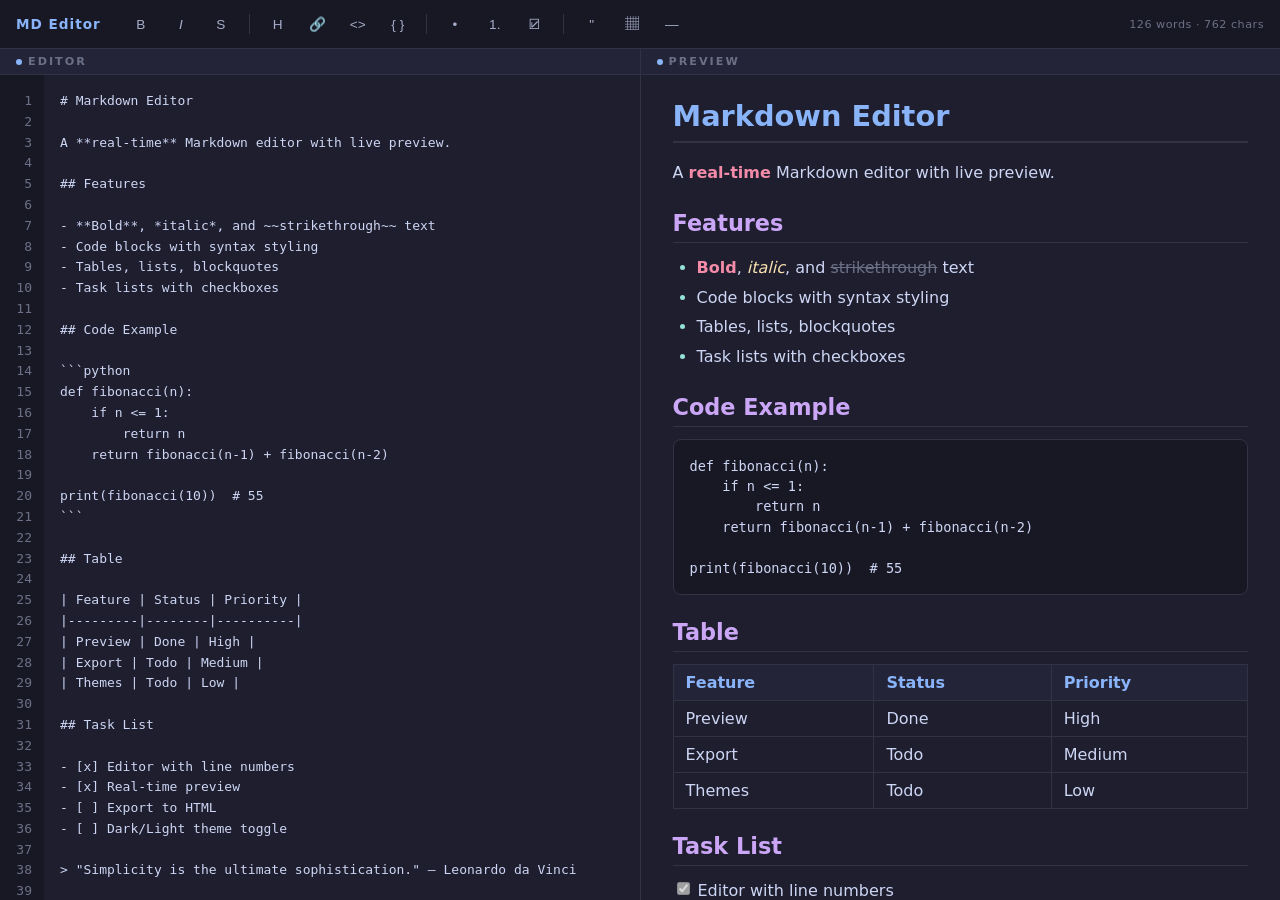
<file: frontend/markdown_editor/index.html>
<!DOCTYPE html>
<html lang="zh-CN">
<head>
<meta charset="UTF-8">
<meta name="viewport" content="width=device-width, initial-scale=1.0">
<title>Markdown Editor — 实时预览</title>
<style>
  * { margin: 0; padding: 0; box-sizing: border-box; }

  :root {
    --bg-primary: #1e1e2e;
    --bg-secondary: #181825;
    --bg-surface: #242438;
    --text-primary: #cdd6f4;
    --text-secondary: #a6adc8;
    --text-muted: #6c7086;
    --accent: #89b4fa;
    --accent-dim: rgba(137,180,250,0.15);
    --border: #313244;
    --green: #a6e3a1;
    --red: #f38ba8;
    --yellow: #f9e2af;
    --mauve: #cba6f7;
    --peach: #fab387;
    --teal: #94e2d5;
  }

  body {
    background: var(--bg-primary);
    color: var(--text-primary);
    font-family: 'Segoe UI', system-ui, -apple-system, sans-serif;
    height: 100vh;
    display: flex;
    flex-direction: column;
    overflow: hidden;
  }

  /* 工具栏 */
  .toolbar {
    background: var(--bg-secondary);
    border-bottom: 1px solid var(--border);
    padding: 8px 16px;
    display: flex;
    align-items: center;
    gap: 8px;
    flex-shrink: 0;
  }

  .toolbar .title {
    font-size: 0.85rem;
    font-weight: 600;
    color: var(--accent);
    letter-spacing: 1px;
    margin-right: 16px;
  }

  .toolbar button {
    background: transparent;
    border: 1px solid transparent;
    color: var(--text-secondary);
    width: 32px;
    height: 32px;
    border-radius: 6px;
    cursor: pointer;
    font-size: 0.85rem;
    display: flex;
    align-items: center;
    justify-content: center;
    transition: all 0.2s;
    position: relative;
  }
  .toolbar button:hover {
    background: var(--accent-dim);
    border-color: var(--border);
    color: var(--text-primary);
  }
  .toolbar button[data-tip]:hover::after {
    content: attr(data-tip);
    position: absolute;
    bottom: -28px;
    left: 50%;
    transform: translateX(-50%);
    background: var(--bg-surface);
    border: 1px solid var(--border);
    color: var(--text-secondary);
    padding: 2px 8px;
    border-radius: 4px;
    font-size: 0.65rem;
    white-space: nowrap;
    z-index: 10;
  }

  .toolbar .sep {
    width: 1px;
    height: 20px;
    background: var(--border);
    margin: 0 4px;
  }

  .toolbar .stats {
    margin-left: auto;
    font-size: 0.7rem;
    color: var(--text-muted);
    letter-spacing: 0.5px;
  }

  /* 主内容区 */
  .main {
    flex: 1;
    display: flex;
    overflow: hidden;
  }

  /* 编辑区 */
  .editor-pane, .preview-pane {
    flex: 1;
    display: flex;
    flex-direction: column;
    overflow: hidden;
  }

  .pane-header {
    background: var(--bg-surface);
    padding: 6px 16px;
    font-size: 0.7rem;
    font-weight: 600;
    color: var(--text-muted);
    letter-spacing: 2px;
    text-transform: uppercase;
    border-bottom: 1px solid var(--border);
    display: flex;
    align-items: center;
    gap: 6px;
  }

  .pane-header .dot {
    width: 6px; height: 6px;
    border-radius: 50%;
    background: var(--accent);
    animation: pulse 2s infinite;
  }

  @keyframes pulse {
    0%, 100% { opacity: 1; }
    50% { opacity: 0.4; }
  }

  .divider {
    width: 1px;
    background: var(--border);
    cursor: col-resize;
    transition: background 0.2s;
  }
  .divider:hover { background: var(--accent); }

  /* 编辑器 */
  .editor-wrap {
    flex: 1;
    display: flex;
    overflow: hidden;
  }

  .line-numbers {
    background: var(--bg-secondary);
    color: var(--text-muted);
    padding: 16px 0;
    font-family: 'JetBrains Mono', 'Fira Code', 'Cascadia Code', monospace;
    font-size: 13px;
    line-height: 1.6;
    text-align: right;
    user-select: none;
    width: 44px;
    flex-shrink: 0;
    padding-right: 12px;
    white-space: pre;
    overflow-y: hidden;
  }

  #editor {
    flex: 1;
    background: var(--bg-primary);
    color: var(--text-primary);
    border: none;
    outline: none;
    resize: none;
    padding: 16px;
    font-family: 'JetBrains Mono', 'Fira Code', 'Cascadia Code', monospace;
    font-size: 13px;
    line-height: 1.6;
    tab-size: 2;
    overflow-y: auto;
  }
  #editor::placeholder { color: var(--text-muted); }
  #editor::-webkit-scrollbar { width: 6px; }
  #editor::-webkit-scrollbar-track { background: transparent; }
  #editor::-webkit-scrollbar-thumb { background: var(--border); border-radius: 3px; }

  /* 预览区 */
  .preview-wrap {
    flex: 1;
    overflow-y: auto;
    padding: 24px 32px;
    background: var(--bg-primary);
  }
  .preview-wrap::-webkit-scrollbar { width: 6px; }
  .preview-wrap::-webkit-scrollbar-track { background: transparent; }
  .preview-wrap::-webkit-scrollbar-thumb { background: var(--border); border-radius: 3px; }

  /* Markdown 渲染样式 */
  .markdown h1 { font-size: 1.8rem; color: var(--accent); border-bottom: 2px solid var(--border); padding-bottom: 8px; margin: 0 0 16px; }
  .markdown h2 { font-size: 1.4rem; color: var(--mauve); border-bottom: 1px solid var(--border); padding-bottom: 6px; margin: 24px 0 12px; }
  .markdown h3 { font-size: 1.15rem; color: var(--green); margin: 20px 0 8px; }
  .markdown h4 { font-size: 1rem; color: var(--peach); margin: 16px 0 8px; }

  .markdown p { margin: 0 0 12px; line-height: 1.7; }

  .markdown strong { color: var(--red); font-weight: 600; }
  .markdown em { color: var(--yellow); font-style: italic; }
  .markdown del { color: var(--text-muted); }

  .markdown a { color: var(--accent); text-decoration: none; border-bottom: 1px dashed var(--accent); }
  .markdown a:hover { border-bottom-style: solid; }

  .markdown code {
    background: var(--bg-surface);
    color: var(--peach);
    padding: 2px 6px;
    border-radius: 4px;
    font-family: 'JetBrains Mono', monospace;
    font-size: 0.85em;
  }

  .markdown pre {
    background: var(--bg-secondary);
    border: 1px solid var(--border);
    border-radius: 8px;
    padding: 16px;
    overflow-x: auto;
    margin: 12px 0;
  }
  .markdown pre code {
    background: none;
    padding: 0;
    color: var(--text-primary);
    font-size: 0.85rem;
    line-height: 1.5;
  }

  .markdown blockquote {
    border-left: 3px solid var(--accent);
    margin: 12px 0;
    padding: 8px 16px;
    background: var(--accent-dim);
    border-radius: 0 6px 6px 0;
    color: var(--text-secondary);
  }

  .markdown ul, .markdown ol { margin: 8px 0; padding-left: 24px; }
  .markdown li { margin: 4px 0; line-height: 1.6; }
  .markdown ul li::marker { color: var(--teal); }
  .markdown ol li::marker { color: var(--mauve); }

  .markdown hr {
    border: none;
    height: 1px;
    background: linear-gradient(to right, transparent, var(--border), transparent);
    margin: 24px 0;
  }

  .markdown table {
    width: 100%;
    border-collapse: collapse;
    margin: 12px 0;
  }
  .markdown th {
    background: var(--bg-surface);
    color: var(--accent);
    font-weight: 600;
    text-align: left;
    padding: 8px 12px;
    border: 1px solid var(--border);
  }
  .markdown td {
    padding: 8px 12px;
    border: 1px solid var(--border);
  }

  .markdown img {
    max-width: 100%;
    border-radius: 8px;
    border: 1px solid var(--border);
  }

  /* 任务列表 */
  .markdown .task-item {
    list-style: none;
    margin-left: -20px;
    display: flex;
    align-items: flex-start;
    gap: 8px;
  }
  .markdown .task-item input { accent-color: var(--green); margin-top: 4px; }
</style>
</head>
<body>

<!-- 工具栏 -->
<div class="toolbar">
  <span class="title">MD Editor</span>

  <button data-tip="Bold" onclick="insert('**', '**')">B</button>
  <button data-tip="Italic" onclick="insert('*', '*')"><i>I</i></button>
  <button data-tip="Strike" onclick="insert('~~', '~~')">S</button>
  <div class="sep"></div>
  <button data-tip="Heading" onclick="insertLine('# ')">H</button>
  <button data-tip="Link" onclick="insert('[', '](url)')">🔗</button>
  <button data-tip="Code" onclick="insert('`', '`')">&lt;&gt;</button>
  <button data-tip="Code Block" onclick="insertLine('```\n', '\n```')">{ }</button>
  <div class="sep"></div>
  <button data-tip="Unordered List" onclick="insertLine('- ')">•</button>
  <button data-tip="Ordered List" onclick="insertLine('1. ')">1.</button>
  <button data-tip="Task" onclick="insertLine('- [ ] ')">☑</button>
  <div class="sep"></div>
  <button data-tip="Quote" onclick="insertLine('> ')">"</button>
  <button data-tip="Table" onclick="insertTable()">▦</button>
  <button data-tip="HR" onclick="insertLine('---')">—</button>

  <span class="stats" id="stats">0 words · 0 chars</span>
</div>

<!-- 主内容 -->
<div class="main">
  <div class="editor-pane">
    <div class="pane-header"><span class="dot"></span> EDITOR</div>
    <div class="editor-wrap">
      <div class="line-numbers" id="lineNumbers">1</div>
      <textarea id="editor" placeholder="Start writing Markdown..." spellcheck="false"></textarea>
    </div>
  </div>

  <div class="divider" id="divider"></div>

  <div class="preview-pane">
    <div class="pane-header"><span class="dot"></span> PREVIEW</div>
    <div class="preview-wrap">
      <div class="markdown" id="preview"></div>
    </div>
  </div>
</div>

<script>
const editor = document.getElementById('editor');
const preview = document.getElementById('preview');
const lineNumbers = document.getElementById('lineNumbers');
const statsEl = document.getElementById('stats');

// ── 默认内容 ──────────────────────────────────────

const defaultContent = `# Markdown Editor

A **real-time** Markdown editor with live preview.

## Features

- **Bold**, *italic*, and ~~strikethrough~~ text
- Code blocks with syntax styling
- Tables, lists, blockquotes
- Task lists with checkboxes

## Code Example

\`\`\`python
def fibonacci(n):
    if n <= 1:
        return n
    return fibonacci(n-1) + fibonacci(n-2)

print(fibonacci(10))  # 55
\`\`\`

## Table

| Feature | Status | Priority |
|---------|--------|----------|
| Preview | Done | High |
| Export | Todo | Medium |
| Themes | Todo | Low |

## Task List

- [x] Editor with line numbers
- [x] Real-time preview
- [ ] Export to HTML
- [ ] Dark/Light theme toggle

> "Simplicity is the ultimate sophistication." — Leonardo da Vinci

---

*Start editing to see live preview!*
`;

editor.value = defaultContent;

// ── Markdown 解析器 ────────────────────────────────

function parseMarkdown(md) {
  let html = md;

  // 转义 HTML
  html = html.replace(/&/g, '&amp;').replace(/</g, '&lt;').replace(/>/g, '&gt;');

  // 代码块（保护起来）
  const codeBlocks = [];
  html = html.replace(/```(\w*)\n([\s\S]*?)```/g, (m, lang, code) => {
    const idx = codeBlocks.length;
    codeBlocks.push(`<pre><code class="lang-${lang}">${code}</code></pre>`);
    return `%%CODEBLOCK_${idx}%%`;
  });

  // 行内代码
  html = html.replace(/`([^`]+)`/g, '<code>$1</code>');

  // 标题
  html = html.replace(/^#### (.+)$/gm, '<h4>$1</h4>');
  html = html.replace(/^### (.+)$/gm, '<h3>$1</h3>');
  html = html.replace(/^## (.+)$/gm, '<h2>$1</h2>');
  html = html.replace(/^# (.+)$/gm, '<h1>$1</h1>');

  // 水平线
  html = html.replace(/^---$/gm, '<hr>');

  // 引用
  html = html.replace(/^&gt; (.+)$/gm, '<blockquote>$1</blockquote>');

  // 图片
  html = html.replace(/!\[([^\]]*)\]\(([^)]+)\)/g, '<img src="$2" alt="$1">');

  // 链接
  html = html.replace(/\[([^\]]+)\]\(([^)]+)\)/g, '<a href="$2" target="_blank">$1</a>');

  // 粗体、斜体、删除线
  html = html.replace(/\*\*(.+?)\*\*/g, '<strong>$1</strong>');
  html = html.replace(/\*(.+?)\*/g, '<em>$1</em>');
  html = html.replace(/~~(.+?)~~/g, '<del>$1</del>');

  // 表格
  html = html.replace(/((?:^\|.+\|$\n?)+)/gm, (block) => {
    const rows = block.trim().split('\n');
    if (rows.length < 2) return block;
    let table = '<table>';
    rows.forEach((row, i) => {
      if (i === 1 && row.match(/^[\s|:-]+$/)) return; // 分隔行
      const cells = row.split('|').filter(c => c.trim() !== '');
      const tag = i === 0 ? 'th' : 'td';
      table += '<tr>' + cells.map(c => `<${tag}>${c.trim()}</${tag}>`).join('') + '</tr>';
    });
    table += '</table>';
    return table;
  });

  // 任务列表
  html = html.replace(/^- \[x\] (.+)$/gm, '<li class="task-item"><input type="checkbox" checked disabled>$1</li>');
  html = html.replace(/^- \[ \] (.+)$/gm, '<li class="task-item"><input type="checkbox" disabled>$1</li>');

  // 无序列表
  html = html.replace(/^- (.+)$/gm, '<li>$1</li>');
  html = html.replace(/((?:<li[^>]*>.*<\/li>\n?)+)/g, '<ul>$1</ul>');

  // 有序列表
  html = html.replace(/^\d+\. (.+)$/gm, '<li>$1</li>');

  // 段落（非标签行）
  html = html.replace(/^(?!<[a-z/])(.+)$/gm, (m, text) => {
    if (text.trim()) return `<p>${text}</p>`;
    return '';
  });

  // 还原代码块
  codeBlocks.forEach((block, i) => {
    html = html.replace(`%%CODEBLOCK_${i}%%`, block);
  });

  return html;
}

// ── 更新预览 ──────────────────────────────────────

function update() {
  preview.innerHTML = parseMarkdown(editor.value);
  updateLineNumbers();
  updateStats();
}

function updateLineNumbers() {
  const lines = editor.value.split('\n').length;
  lineNumbers.textContent = Array.from({length: lines}, (_, i) => i + 1).join('\n');
}

function updateStats() {
  const text = editor.value;
  const words = text.trim() ? text.trim().split(/\s+/).length : 0;
  const chars = text.length;
  statsEl.textContent = `${words} words · ${chars} chars`;
}

// ── 编辑器工具 ────────────────────────────────────

function insert(before, after) {
  const start = editor.selectionStart;
  const end = editor.selectionEnd;
  const selected = editor.value.substring(start, end);
  const replacement = before + (selected || 'text') + after;
  editor.value = editor.value.substring(0, start) + replacement + editor.value.substring(end);
  editor.focus();
  editor.selectionStart = start + before.length;
  editor.selectionEnd = start + before.length + (selected || 'text').length;
  update();
}

function insertLine(prefix, suffix = '') {
  const start = editor.selectionStart;
  const lineStart = editor.value.lastIndexOf('\n', start - 1) + 1;
  editor.value = editor.value.substring(0, lineStart) + prefix + editor.value.substring(lineStart, start) + suffix + editor.value.substring(start);
  editor.focus();
  update();
}

function insertTable() {
  const table = '\n| Header 1 | Header 2 | Header 3 |\n|----------|----------|----------|\n| Cell 1   | Cell 2   | Cell 3   |\n| Cell 4   | Cell 5   | Cell 6   |\n';
  const pos = editor.selectionStart;
  editor.value = editor.value.substring(0, pos) + table + editor.value.substring(pos);
  editor.focus();
  update();
}

// ── Tab 支持 ──────────────────────────────────────

editor.addEventListener('keydown', (e) => {
  if (e.key === 'Tab') {
    e.preventDefault();
    const start = editor.selectionStart;
    editor.value = editor.value.substring(0, start) + '  ' + editor.value.substring(editor.selectionEnd);
    editor.selectionStart = editor.selectionEnd = start + 2;
    update();
  }
});

// ── 同步滚动 ──────────────────────────────────────

editor.addEventListener('scroll', () => {
  // 行号跟随编辑器垂直滚动
  lineNumbers.scrollTop = editor.scrollTop;

  // 预览区按比例滚动
  const ratio = editor.scrollTop / (editor.scrollHeight - editor.clientHeight);
  const previewWrap = document.querySelector('.preview-wrap');
  previewWrap.scrollTop = ratio * (previewWrap.scrollHeight - previewWrap.clientHeight);
});

// ── 可拖动分隔线 ──────────────────────────────────

const divider = document.getElementById('divider');
const editorPane = document.querySelector('.editor-pane');
const previewPane = document.querySelector('.preview-pane');
let isDragging = false;

divider.addEventListener('mousedown', () => {
  isDragging = true;
  document.body.style.cursor = 'col-resize';
  document.body.style.userSelect = 'none';
});

document.addEventListener('mousemove', (e) => {
  if (!isDragging) return;
  const main = document.querySelector('.main');
  const rect = main.getBoundingClientRect();
  const ratio = (e.clientX - rect.left) / rect.width;
  editorPane.style.flex = `0 0 ${ratio * 100}%`;
  previewPane.style.flex = `0 0 ${(1 - ratio) * 100}%`;
});

document.addEventListener('mouseup', () => {
  isDragging = false;
  document.body.style.cursor = '';
  document.body.style.userSelect = '';
});

// ── 初始化 ────────────────────────────────────────

editor.addEventListener('input', update);
update();
</script>
</body>
</html>
</file>
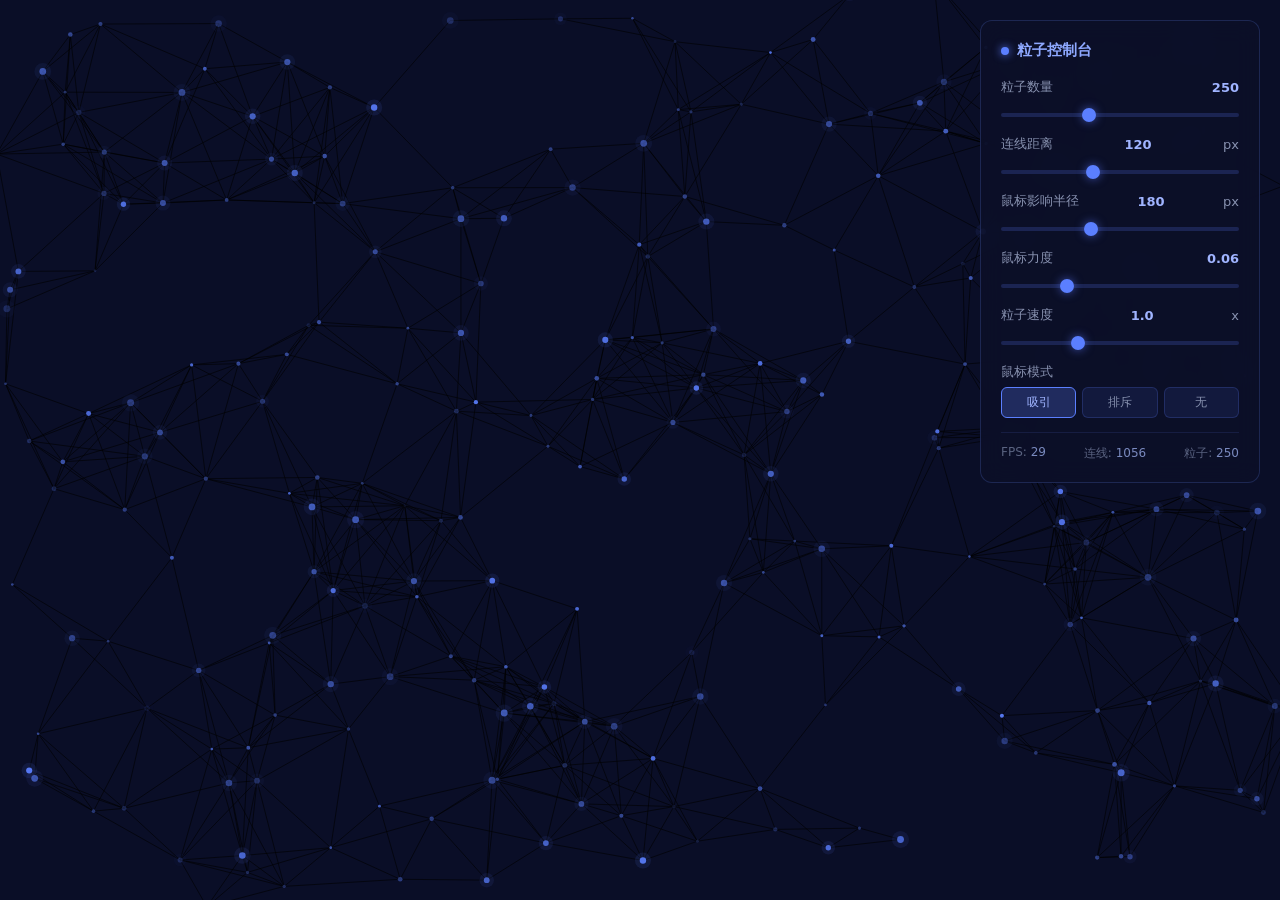
<file: frontend/particle_canvas/index.html>
<!DOCTYPE html>
<html lang="zh-CN">
<head>
<meta charset="UTF-8">
<meta name="viewport" content="width=device-width, initial-scale=1.0">
<title>Canvas 粒子动画 - 星座图效果</title>
<style>
  * { margin: 0; padding: 0; box-sizing: border-box; }

  body {
    background: #0a0e27;
    overflow: hidden;
    font-family: 'Segoe UI', system-ui, sans-serif;
    color: #c0c8e0;
  }

  canvas {
    display: block;
    position: fixed;
    top: 0;
    left: 0;
    z-index: 0;
  }

  /* ---- 控制面板 ---- */
  .panel {
    position: fixed;
    top: 20px;
    right: 20px;
    z-index: 10;
    width: 280px;
    background: rgba(12, 16, 40, 0.85);
    backdrop-filter: blur(12px);
    border: 1px solid rgba(100, 140, 255, 0.2);
    border-radius: 12px;
    padding: 20px;
    transition: transform 0.35s cubic-bezier(0.4, 0, 0.2, 1), opacity 0.35s;
  }

  .panel.collapsed {
    transform: translateX(calc(100% + 30px));
    opacity: 0;
    pointer-events: none;
  }

  .panel-title {
    font-size: 15px;
    font-weight: 600;
    color: #8ea8ff;
    margin-bottom: 18px;
    display: flex;
    align-items: center;
    gap: 8px;
  }

  .panel-title::before {
    content: '';
    width: 8px; height: 8px;
    background: #5b7fff;
    border-radius: 50%;
    box-shadow: 0 0 8px #5b7fff;
  }

  .control-group {
    margin-bottom: 14px;
  }

  .control-group label {
    display: flex;
    justify-content: space-between;
    align-items: center;
    font-size: 13px;
    margin-bottom: 6px;
    color: #8892b0;
  }

  .control-group label span {
    color: #a0b4ff;
    font-weight: 600;
    font-variant-numeric: tabular-nums;
  }

  input[type="range"] {
    -webkit-appearance: none;
    appearance: none;
    width: 100%;
    height: 4px;
    background: rgba(91, 127, 255, 0.2);
    border-radius: 2px;
    outline: none;
    cursor: pointer;
  }

  input[type="range"]::-webkit-slider-thumb {
    -webkit-appearance: none;
    appearance: none;
    width: 14px; height: 14px;
    background: #5b7fff;
    border-radius: 50%;
    box-shadow: 0 0 10px rgba(91, 127, 255, 0.6);
    transition: transform 0.15s;
  }

  input[type="range"]::-webkit-slider-thumb:hover {
    transform: scale(1.3);
  }

  /* 切换按钮 */
  .toggle-btn {
    position: fixed;
    top: 20px;
    right: 20px;
    z-index: 11;
    width: 40px; height: 40px;
    background: rgba(12, 16, 40, 0.85);
    backdrop-filter: blur(12px);
    border: 1px solid rgba(100, 140, 255, 0.25);
    border-radius: 10px;
    color: #8ea8ff;
    font-size: 18px;
    cursor: pointer;
    display: flex;
    align-items: center;
    justify-content: center;
    transition: background 0.2s;
  }

  .toggle-btn:hover { background: rgba(30, 40, 80, 0.9); }

  /* 模式按钮组 */
  .mode-group {
    display: flex;
    gap: 6px;
    margin-top: 4px;
  }

  .mode-btn {
    flex: 1;
    padding: 6px 0;
    font-size: 12px;
    font-weight: 500;
    background: rgba(91, 127, 255, 0.1);
    border: 1px solid rgba(91, 127, 255, 0.2);
    border-radius: 6px;
    color: #8892b0;
    cursor: pointer;
    transition: all 0.2s;
  }

  .mode-btn.active {
    background: rgba(91, 127, 255, 0.25);
    border-color: #5b7fff;
    color: #a0b4ff;
  }

  .mode-btn:hover { background: rgba(91, 127, 255, 0.18); }

  /* 统计信息 */
  .stats {
    margin-top: 14px;
    padding-top: 12px;
    border-top: 1px solid rgba(100, 140, 255, 0.12);
    font-size: 12px;
    color: #5a6380;
    display: flex;
    justify-content: space-between;
  }

  .stats span { color: #7a8abf; }
</style>
</head>
<body>

<canvas id="canvas"></canvas>

<!-- 面板切换按钮 -->
<button class="toggle-btn" id="toggleBtn" title="切换控制面板">&#9881;</button>

<!-- 控制面板 -->
<div class="panel" id="panel">
  <div class="panel-title">粒子控制台</div>

  <div class="control-group">
    <label>粒子数量 <span id="countVal">250</span></label>
    <input type="range" id="countSlider" min="50" max="600" value="250" step="10">
  </div>

  <div class="control-group">
    <label>连线距离 <span id="distVal">120</span>px</label>
    <input type="range" id="distSlider" min="40" max="250" value="120" step="5">
  </div>

  <div class="control-group">
    <label>鼠标影响半径 <span id="radiusVal">180</span>px</label>
    <input type="range" id="radiusSlider" min="50" max="400" value="180" step="10">
  </div>

  <div class="control-group">
    <label>鼠标力度 <span id="forceVal">0.06</span></label>
    <input type="range" id="forceSlider" min="0.01" max="0.20" value="0.06" step="0.01">
  </div>

  <div class="control-group">
    <label>粒子速度 <span id="speedVal">1.0</span>x</label>
    <input type="range" id="speedSlider" min="0.1" max="3.0" value="1.0" step="0.1">
  </div>

  <div class="control-group">
    <label>鼠标模式</label>
    <div class="mode-group">
      <button class="mode-btn active" data-mode="attract">吸引</button>
      <button class="mode-btn" data-mode="repel">排斥</button>
      <button class="mode-btn" data-mode="none">无</button>
    </div>
  </div>

  <div class="stats">
    <div>FPS: <span id="fpsVal">0</span></div>
    <div>连线: <span id="lineVal">0</span></div>
    <div>粒子: <span id="particleVal">0</span></div>
  </div>
</div>

<script>
(() => {
  'use strict';

  // ========== 配置 ==========
  const config = {
    count: 250,
    linkDist: 120,
    mouseRadius: 180,
    mouseForce: 0.06,
    speedMul: 1.0,
    mouseMode: 'attract', // attract | repel | none
    baseSpeed: 0.4,
    minSize: 1.2,
    maxSize: 3.5,
    lineOpacityMax: 0.35,
    particleColor: [91, 127, 255],
  };

  // ========== Canvas 初始化 ==========
  const canvas = document.getElementById('canvas');
  const ctx = canvas.getContext('2d');
  let W, H;

  function resize() {
    W = canvas.width = window.innerWidth;
    H = canvas.height = window.innerHeight;
  }
  resize();
  window.addEventListener('resize', () => {
    resize();
    // 把超出边界的粒子拉回来
    particles.forEach(p => {
      if (p.x > W) p.x = Math.random() * W;
      if (p.y > H) p.y = Math.random() * H;
    });
  });

  // ========== 鼠标追踪 ==========
  const mouse = { x: -9999, y: -9999, active: false };

  canvas.addEventListener('mousemove', e => {
    mouse.x = e.clientX;
    mouse.y = e.clientY;
    mouse.active = true;
  });
  canvas.addEventListener('mouseleave', () => { mouse.active = false; });
  canvas.addEventListener('touchmove', e => {
    e.preventDefault();
    const t = e.touches[0];
    mouse.x = t.clientX;
    mouse.y = t.clientY;
    mouse.active = true;
  }, { passive: false });
  canvas.addEventListener('touchend', () => { mouse.active = false; });

  // ========== 粒子类 ==========
  class Particle {
    constructor() {
      this.reset(true);
    }

    reset(initial = false) {
      this.x = initial ? Math.random() * W : (Math.random() < 0.5 ? -10 : W + 10);
      this.y = initial ? Math.random() * H : (Math.random() < 0.5 ? -10 : H + 10);
      if (initial) {
        this.x = Math.random() * W;
        this.y = Math.random() * H;
      }
      const angle = Math.random() * Math.PI * 2;
      const speed = (0.2 + Math.random() * 0.6) * config.baseSpeed;
      this.vx = Math.cos(angle) * speed;
      this.vy = Math.sin(angle) * speed;
      this.size = config.minSize + Math.random() * (config.maxSize - config.minSize);
      this.baseAlpha = 0.25 + Math.random() * 0.55;
      this.alpha = this.baseAlpha;
      // 用于呼吸效果
      this.pulsePhase = Math.random() * Math.PI * 2;
      this.pulseSpeed = 0.005 + Math.random() * 0.015;
    }

    update(dt) {
      // 速度乘数
      const sm = config.speedMul;

      // 鼠标交互
      if (mouse.active && config.mouseMode !== 'none') {
        const dx = mouse.x - this.x;
        const dy = mouse.y - this.y;
        const distSq = dx * dx + dy * dy;
        const radius = config.mouseRadius;
        if (distSq < radius * radius && distSq > 1) {
          const dist = Math.sqrt(distSq);
          const force = (1 - dist / radius) * config.mouseForce;
          const dir = config.mouseMode === 'attract' ? 1 : -1;
          this.vx += (dx / dist) * force * dir;
          this.vy += (dy / dist) * force * dir;
        }
      }

      // 移动
      this.x += this.vx * sm * dt;
      this.y += this.vy * sm * dt;

      // 速度衰减（防止粒子无限加速）
      this.vx *= 0.998;
      this.vy *= 0.998;

      // 边界环绕
      const margin = 20;
      if (this.x < -margin) this.x = W + margin;
      else if (this.x > W + margin) this.x = -margin;
      if (this.y < -margin) this.y = H + margin;
      else if (this.y > H + margin) this.y = -margin;

      // 呼吸效果
      this.pulsePhase += this.pulseSpeed * dt;
      this.alpha = this.baseAlpha + Math.sin(this.pulsePhase) * 0.15;
    }

    draw() {
      const [r, g, b] = config.particleColor;
      ctx.beginPath();
      ctx.arc(this.x, this.y, this.size, 0, Math.PI * 2);
      ctx.fillStyle = `rgba(${r},${g},${b},${this.alpha})`;
      ctx.fill();

      // 较大粒子加光晕
      if (this.size > 2.5) {
        ctx.beginPath();
        ctx.arc(this.x, this.y, this.size * 2.5, 0, Math.PI * 2);
        ctx.fillStyle = `rgba(${r},${g},${b},${this.alpha * 0.12})`;
        ctx.fill();
      }
    }
  }

  // ========== 粒子池 ==========
  let particles = [];

  function initParticles() {
    particles = [];
    for (let i = 0; i < config.count; i++) {
      particles.push(new Particle());
    }
  }
  initParticles();

  function syncParticleCount() {
    const target = config.count;
    while (particles.length < target) {
      particles.push(new Particle());
    }
    while (particles.length > target) {
      particles.pop();
    }
  }

  // ========== 空间网格（性能优化） ==========
  let grid = {};
  let gridCellSize = 0;

  function buildGrid() {
    gridCellSize = config.linkDist;
    grid = {};
    for (let i = 0; i < particles.length; i++) {
      const p = particles[i];
      const cx = (p.x / gridCellSize) | 0;
      const cy = (p.y / gridCellSize) | 0;
      const key = cx + ',' + cy;
      if (!grid[key]) grid[key] = [];
      grid[key].push(i);
    }
  }

  function getNeighborIndices(x, y) {
    const cx = (x / gridCellSize) | 0;
    const cy = (y / gridCellSize) | 0;
    const result = [];
    for (let dx = -1; dx <= 1; dx++) {
      for (let dy = -1; dy <= 1; dy++) {
        const key = (cx + dx) + ',' + (cy + dy);
        const cell = grid[key];
        if (cell) {
          for (let k = 0; k < cell.length; k++) {
            result.push(cell[k]);
          }
        }
      }
    }
    return result;
  }

  // ========== 绘制连线 ==========
  let lineCount = 0;

  function drawLinks() {
    const [r, g, b] = config.particleColor;
    const maxDist = config.linkDist;
    const maxDistSq = maxDist * maxDist;
    lineCount = 0;

    buildGrid();

    for (let i = 0; i < particles.length; i++) {
      const a = particles[i];
      const neighbors = getNeighborIndices(a.x, a.y);

      for (let n = 0; n < neighbors.length; n++) {
        const j = neighbors[n];
        if (j <= i) continue; // 避免重复绘制
        const b = particles[j];
        const dx = a.x - b.x;
        const dy = a.y - b.y;
        const distSq = dx * dx + dy * dy;

        if (distSq < maxDistSq) {
          const dist = Math.sqrt(distSq);
          const opacity = (1 - dist / maxDist) * config.lineOpacityMax;
          ctx.beginPath();
          ctx.moveTo(a.x, a.y);
          ctx.lineTo(b.x, b.y);
          ctx.strokeStyle = `rgba(${r},${g},${b},${opacity})`;
          ctx.lineWidth = 0.6;
          ctx.stroke();
          lineCount++;
        }
      }
    }
  }

  // ========== 动画循环 ==========
  let lastTime = 0;
  let frameCount = 0;
  let fpsTime = 0;
  let fps = 0;

  function animate(timestamp) {
    requestAnimationFrame(animate);

    const rawDt = timestamp - lastTime;
    lastTime = timestamp;
    // 归一化 dt：60fps 时 dt≈16.67ms，归一化为 1
    const dt = Math.min(rawDt / 16.667, 3); // 限制最大步长防卡顿跳帧

    // FPS 计算
    frameCount++;
    if (timestamp - fpsTime >= 1000) {
      fps = frameCount;
      frameCount = 0;
      fpsTime = timestamp;
      updateStats();
    }

    // 清屏
    ctx.clearRect(0, 0, W, H);

    // 更新粒子
    for (let i = 0; i < particles.length; i++) {
      particles[i].update(dt);
    }

    // 绘制连线
    drawLinks();

    // 绘制粒子
    for (let i = 0; i < particles.length; i++) {
      particles[i].draw();
    }

    // 鼠标光标光晕
    if (mouse.active && config.mouseMode !== 'none') {
      const [r, g, b] = config.particleColor;
      const gradient = ctx.createRadialGradient(
        mouse.x, mouse.y, 0,
        mouse.x, mouse.y, config.mouseRadius
      );
      gradient.addColorStop(0, `rgba(${r},${g},${b},0.06)`);
      gradient.addColorStop(1, `rgba(${r},${g},${b},0)`);
      ctx.beginPath();
      ctx.arc(mouse.x, mouse.y, config.mouseRadius, 0, Math.PI * 2);
      ctx.fillStyle = gradient;
      ctx.fill();
    }
  }

  requestAnimationFrame(animate);

  // ========== 控制面板逻辑 ==========
  const panel = document.getElementById('panel');
  const toggleBtn = document.getElementById('toggleBtn');
  let panelOpen = true;

  toggleBtn.addEventListener('click', () => {
    panelOpen = !panelOpen;
    panel.classList.toggle('collapsed', !panelOpen);
    toggleBtn.style.display = panelOpen ? 'none' : 'flex';
  });

  // 点击面板关闭按钮区域外时隐藏（用面板内的关闭行为）
  // ESC 键切换面板
  document.addEventListener('keydown', e => {
    if (e.key === 'Escape') {
      panelOpen = !panelOpen;
      panel.classList.toggle('collapsed', !panelOpen);
      toggleBtn.style.display = panelOpen ? 'none' : 'flex';
    }
  });

  // 面板打开时隐藏齿轮按钮
  toggleBtn.style.display = 'none';

  // 滑块绑定
  function bindSlider(id, valId, configKey, formatter, onChange) {
    const slider = document.getElementById(id);
    const valEl = document.getElementById(valId);
    slider.addEventListener('input', () => {
      const v = parseFloat(slider.value);
      config[configKey] = v;
      valEl.textContent = formatter ? formatter(v) : v;
      if (onChange) onChange(v);
    });
  }

  bindSlider('countSlider', 'countVal', 'count', null, () => syncParticleCount());
  bindSlider('distSlider', 'distVal', 'linkDist', null, null);
  bindSlider('radiusSlider', 'radiusVal', 'mouseRadius', null, null);
  bindSlider('forceSlider', 'forceVal', 'mouseForce', v => v.toFixed(2), null);
  bindSlider('speedSlider', 'speedVal', 'speedMul', v => v.toFixed(1), null);

  // 鼠标模式按钮
  document.querySelectorAll('.mode-btn').forEach(btn => {
    btn.addEventListener('click', () => {
      document.querySelectorAll('.mode-btn').forEach(b => b.classList.remove('active'));
      btn.classList.add('active');
      config.mouseMode = btn.dataset.mode;
    });
  });

  // 统计信息更新
  function updateStats() {
    document.getElementById('fpsVal').textContent = fps;
    document.getElementById('lineVal').textContent = lineCount;
    document.getElementById('particleVal').textContent = particles.length;
  }
})();
</script>
</body>
</html>
</file>
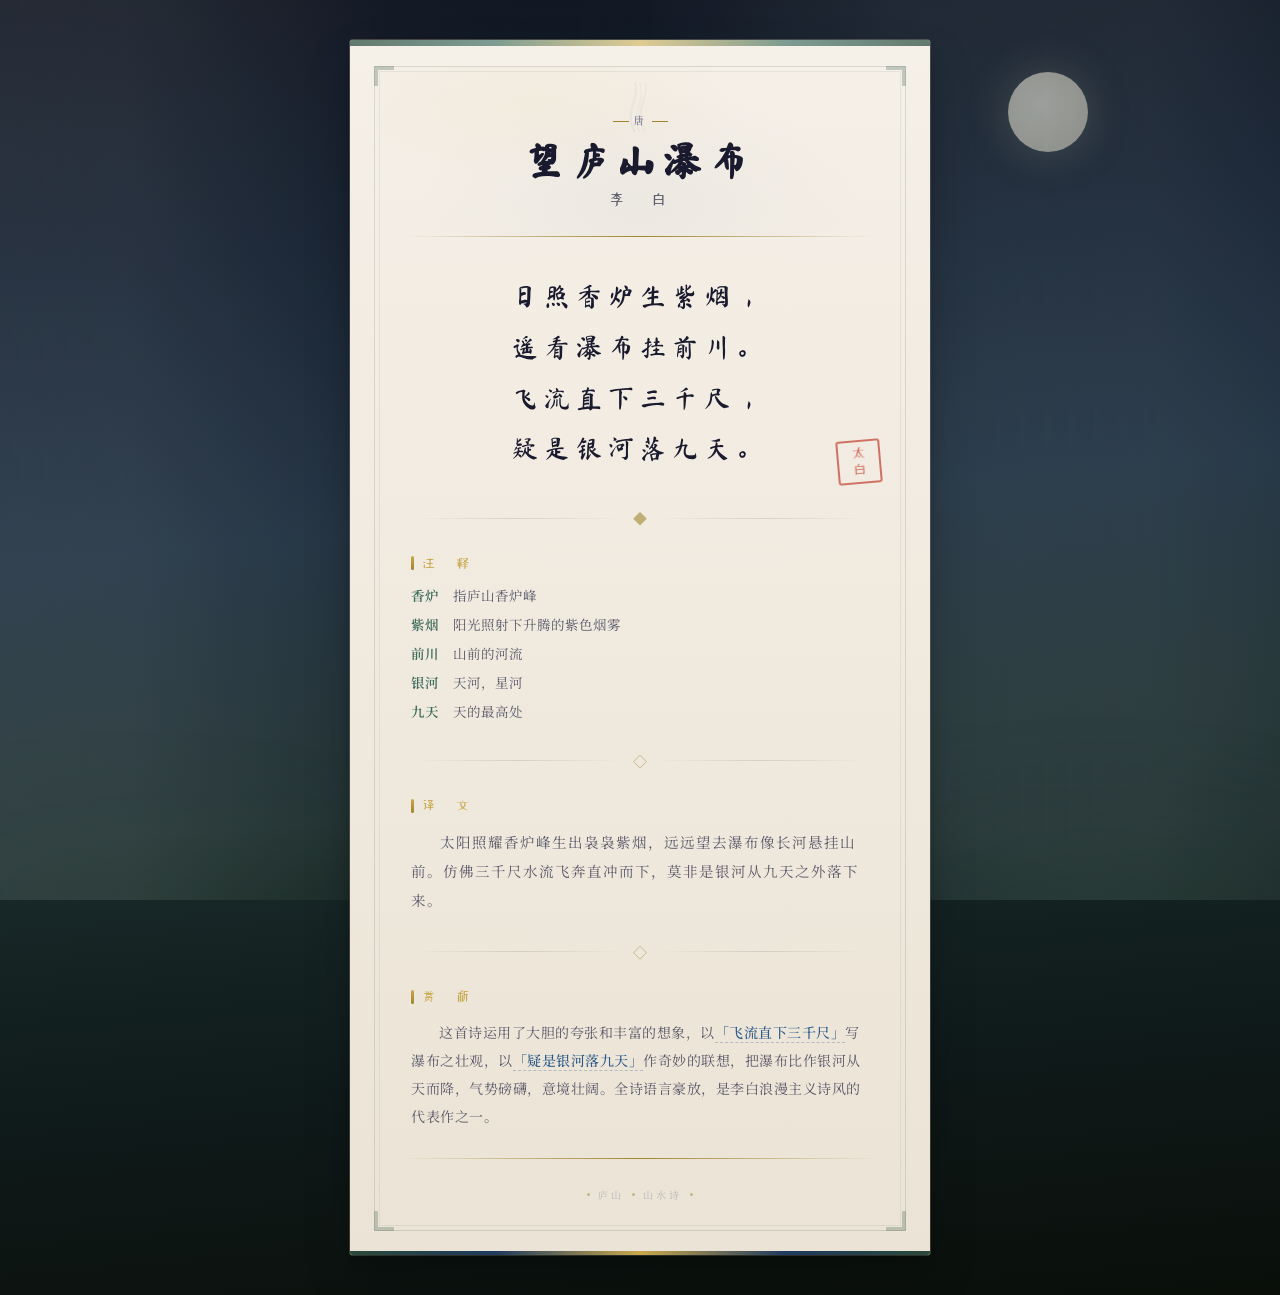
<file: frontend/poetry_card/index.html>
<!DOCTYPE html>
<html lang="zh-CN">
<head>
<meta charset="UTF-8">
<meta name="viewport" content="width=device-width, initial-scale=1.0">
<title>望庐山瀑布 - 李白</title>
<style>
  @import url('https://fonts.googleapis.com/css2?family=Noto+Serif+SC:wght@200;300;400;500;600;700;900&family=Ma+Shan+Zheng&family=ZCOOL+XiaoWei&display=swap');

  :root {
    --ink-deep: #1a1a2e;
    --ink-medium: #2d2d44;
    --mist-1: #a8c0c8;
    --mist-2: #c5d5d8;
    --mist-3: #dce8ea;
    --mountain-dark: #2a4a3a;
    --mountain-mid: #3d6b5a;
    --mountain-light: #5a8a72;
    --water-deep: #1e3a5f;
    --water-mid: #2a5a8a;
    --water-light: #4a8ab5;
    --gold-accent: #c9a84c;
    --gold-light: #e8d48b;
    --gold-dim: #a08530;
    --paper: #f5f0e8;
    --paper-warm: #ebe3d5;
    --text-primary: #2a2a3a;
    --text-secondary: #5a5a6a;
    --text-light: #8a8a9a;
    --seal-red: #c23a2a;
  }

  * { margin: 0; padding: 0; box-sizing: border-box; }

  body {
    min-height: 100vh;
    display: flex;
    align-items: center;
    justify-content: center;
    background: linear-gradient(175deg, #0a0f1a 0%, #0f1a2a 20%, #1a2a3a 40%, #1a2a2a 60%, #0f1a1a 80%, #0a0f0a 100%);
    font-family: 'Noto Serif SC', serif;
    overflow-x: hidden;
    padding: 40px 20px;
  }

  /* Background landscape */
  .landscape {
    position: fixed;
    top: 0; left: 0; right: 0; bottom: 0;
    pointer-events: none;
    z-index: 0;
    overflow: hidden;
  }

  .mountain-layer {
    position: absolute;
    bottom: 0;
    left: -5%;
    width: 110%;
  }

  .mountain-far {
    height: 45%;
    background:
      radial-gradient(ellipse 40% 60% at 15% 100%, #1a2a2a 0%, transparent 70%),
      radial-gradient(ellipse 35% 55% at 50% 100%, #15252a 0%, transparent 65%),
      radial-gradient(ellipse 45% 65% at 82% 100%, #1a2a2a 0%, transparent 70%);
    opacity: 0.4;
    animation: mountainDrift 30s ease-in-out infinite alternate;
  }

  .mountain-mid {
    height: 35%;
    background:
      radial-gradient(ellipse 35% 50% at 20% 100%, #1a3028 0%, transparent 70%),
      radial-gradient(ellipse 40% 60% at 55% 100%, #152a28 0%, transparent 65%),
      radial-gradient(ellipse 38% 52% at 85% 100%, #1a3028 0%, transparent 70%);
    opacity: 0.5;
    animation: mountainDrift 25s ease-in-out infinite alternate-reverse;
  }

  .mountain-near {
    height: 25%;
    background:
      radial-gradient(ellipse 30% 45% at 25% 100%, #0f1f1a 0%, transparent 70%),
      radial-gradient(ellipse 35% 55% at 60% 100%, #0a1a15 0%, transparent 65%),
      radial-gradient(ellipse 32% 48% at 88% 100%, #0f1f1a 0%, transparent 70%);
    opacity: 0.6;
  }

  @keyframes mountainDrift {
    from { transform: translateX(-10px); }
    to { transform: translateX(10px); }
  }

  /* Moon */
  .moon {
    position: fixed;
    top: 8%;
    right: 15%;
    width: 80px;
    height: 80px;
    border-radius: 50%;
    background: radial-gradient(circle at 40% 40%, #f5f0e0, #d8d0b8);
    box-shadow: 0 0 40px rgba(200, 190, 160, 0.3), 0 0 80px rgba(200, 190, 160, 0.1);
    opacity: 0.6;
    animation: moonGlow 6s ease-in-out infinite alternate;
  }

  @keyframes moonGlow {
    from { box-shadow: 0 0 40px rgba(200, 190, 160, 0.3), 0 0 80px rgba(200, 190, 160, 0.1); }
    to { box-shadow: 0 0 60px rgba(200, 190, 160, 0.4), 0 0 100px rgba(200, 190, 160, 0.15); }
  }

  /* Mist particles */
  .mist {
    position: fixed;
    width: 200%;
    height: 100%;
    top: 0;
    left: -50%;
    pointer-events: none;
    z-index: 1;
  }

  .mist-layer {
    position: absolute;
    width: 100%;
    height: 100%;
    opacity: 0.08;
  }

  .mist-1 {
    background: linear-gradient(90deg, transparent 0%, var(--mist-2) 20%, transparent 40%, var(--mist-1) 60%, transparent 80%);
    animation: mistFloat 40s linear infinite;
  }

  .mist-2 {
    background: linear-gradient(90deg, transparent 10%, var(--mist-3) 30%, transparent 50%, var(--mist-2) 70%, transparent 90%);
    animation: mistFloat 55s linear infinite reverse;
  }

  .mist-3 {
    background: linear-gradient(90deg, transparent 5%, rgba(200,210,220,0.5) 25%, transparent 45%, rgba(180,200,210,0.3) 65%, transparent 85%);
    animation: mistFloat 35s linear infinite;
    opacity: 0.05;
  }

  @keyframes mistFloat {
    from { transform: translateX(-25%); }
    to { transform: translateX(0%); }
  }

  /* Main card */
  .card {
    position: relative;
    z-index: 10;
    width: 100%;
    max-width: 580px;
    background: linear-gradient(180deg, var(--paper) 0%, var(--paper-warm) 100%);
    border-radius: 3px;
    overflow: hidden;
    box-shadow:
      0 2px 4px rgba(0,0,0,0.1),
      0 8px 16px rgba(0,0,0,0.15),
      0 24px 48px rgba(0,0,0,0.2),
      0 0 0 1px rgba(200, 190, 170, 0.3);
    animation: cardReveal 1.2s cubic-bezier(0.16, 1, 0.3, 1) forwards;
    opacity: 0;
    transform: translateY(30px);
  }

  @keyframes cardReveal {
    to { opacity: 1; transform: translateY(0); }
  }

  /* Top decorative border */
  .card-border-top {
    height: 6px;
    background: linear-gradient(90deg,
      var(--mountain-dark),
      var(--mountain-mid),
      var(--gold-accent),
      var(--mountain-mid),
      var(--mountain-dark)
    );
    position: relative;
    overflow: hidden;
  }

  .card-border-top::after {
    content: '';
    position: absolute;
    top: 0; left: -100%; right: 0; bottom: 0;
    width: 300%;
    background: linear-gradient(90deg, transparent, rgba(255,255,255,0.4), transparent);
    animation: shimmer 4s ease-in-out infinite;
  }

  @keyframes shimmer {
    0%, 100% { transform: translateX(-33%); }
    50% { transform: translateX(33%); }
  }

  /* Card inner frame */
  .card-inner {
    margin: 20px 24px;
    border: 1px solid rgba(42, 74, 58, 0.15);
    padding: 0;
    position: relative;
  }

  .card-inner::before {
    content: '';
    position: absolute;
    top: 4px; left: 4px; right: 4px; bottom: 4px;
    border: 1px solid rgba(42, 74, 58, 0.08);
    pointer-events: none;
  }

  /* Corner decorations */
  .corner {
    position: absolute;
    width: 20px;
    height: 20px;
    z-index: 2;
  }

  .corner svg { width: 100%; height: 100%; }

  .corner-tl { top: -1px; left: -1px; }
  .corner-tr { top: -1px; right: -1px; transform: rotate(90deg); }
  .corner-bl { bottom: -1px; left: -1px; transform: rotate(-90deg); }
  .corner-br { bottom: -1px; right: -1px; transform: rotate(180deg); }

  /* Header section */
  .card-header {
    text-align: center;
    padding: 40px 30px 30px;
    position: relative;
    background:
      radial-gradient(ellipse at 50% 80%, rgba(42, 90, 138, 0.04) 0%, transparent 60%),
      radial-gradient(ellipse at 30% 20%, rgba(201, 168, 76, 0.06) 0%, transparent 40%);
  }

  .card-header::after {
    content: '';
    position: absolute;
    bottom: 0;
    left: 30px;
    right: 30px;
    height: 1px;
    background: linear-gradient(90deg, transparent, var(--gold-dim), transparent);
  }

  /* Waterfall SVG behind title */
  .waterfall-bg {
    position: absolute;
    top: 10px;
    left: 50%;
    transform: translateX(-50%);
    width: 60px;
    height: 60px;
    opacity: 0.08;
  }

  .dynasty-tag {
    display: inline-block;
    font-family: 'ZCOOL XiaoWei', serif;
    font-size: 11px;
    color: var(--text-light);
    letter-spacing: 4px;
    margin-bottom: 16px;
    position: relative;
    padding: 0 20px;
  }

  .dynasty-tag::before,
  .dynasty-tag::after {
    content: '';
    position: absolute;
    top: 50%;
    width: 16px;
    height: 1px;
    background: var(--gold-dim);
  }

  .dynasty-tag::before { left: 0; }
  .dynasty-tag::after { right: 0; }

  .poem-title {
    font-family: 'Ma Shan Zheng', cursive;
    font-size: 38px;
    color: var(--ink-deep);
    letter-spacing: 8px;
    margin-bottom: 12px;
    position: relative;
    animation: titleFadeIn 1.5s ease-out 0.3s both;
  }

  @keyframes titleFadeIn {
    from { opacity: 0; transform: translateY(10px); }
    to { opacity: 1; transform: translateY(0); }
  }

  .poem-author {
    font-family: 'ZCOOL XiaoWei', serif;
    font-size: 15px;
    color: var(--text-secondary);
    letter-spacing: 6px;
    animation: titleFadeIn 1.5s ease-out 0.5s both;
  }

  /* Poem text section */
  .poem-body {
    padding: 36px 40px;
    text-align: center;
    position: relative;
  }

  .poem-lines {
    display: flex;
    flex-direction: column;
    align-items: center;
    gap: 4px;
  }

  .poem-line {
    font-family: 'Ma Shan Zheng', cursive;
    font-size: 26px;
    color: var(--ink-deep);
    letter-spacing: 6px;
    line-height: 1.8;
    position: relative;
    opacity: 0;
    transform: translateY(15px);
    animation: lineReveal 0.8s ease-out forwards;
  }

  .poem-line:nth-child(1) { animation-delay: 0.6s; }
  .poem-line:nth-child(2) { animation-delay: 0.9s; }
  .poem-line:nth-child(3) { animation-delay: 1.2s; }
  .poem-line:nth-child(4) { animation-delay: 1.5s; }

  @keyframes lineReveal {
    to { opacity: 1; transform: translateY(0); }
  }

  /* Seal stamp */
  .seal {
    position: absolute;
    right: 24px;
    bottom: 24px;
    width: 44px;
    height: 44px;
    border: 2px solid var(--seal-red);
    border-radius: 3px;
    display: flex;
    align-items: center;
    justify-content: center;
    font-family: 'ZCOOL XiaoWei', serif;
    font-size: 14px;
    color: var(--seal-red);
    writing-mode: vertical-rl;
    letter-spacing: 2px;
    opacity: 0;
    transform: rotate(-5deg) scale(0.8);
    animation: sealStamp 0.5s cubic-bezier(0.34, 1.56, 0.64, 1) 2s forwards;
    line-height: 1.2;
    user-select: none;
  }

  @keyframes sealStamp {
    to { opacity: 0.7; transform: rotate(-5deg) scale(1); }
  }

  /* Section dividers */
  .section-divider {
    display: flex;
    align-items: center;
    justify-content: center;
    padding: 0 40px;
    gap: 12px;
  }

  .section-divider::before,
  .section-divider::after {
    content: '';
    flex: 1;
    height: 1px;
    background: linear-gradient(90deg, transparent, rgba(42, 74, 58, 0.15), transparent);
  }

  .section-divider-icon {
    color: var(--gold-dim);
    font-size: 14px;
    opacity: 0.6;
  }

  /* Content sections */
  .section {
    padding: 28px 36px;
    position: relative;
  }

  .section-label {
    font-family: 'ZCOOL XiaoWei', serif;
    font-size: 13px;
    color: var(--gold-accent);
    letter-spacing: 4px;
    margin-bottom: 14px;
    display: flex;
    align-items: center;
    gap: 8px;
  }

  .section-label::before {
    content: '';
    width: 3px;
    height: 14px;
    background: linear-gradient(180deg, var(--gold-accent), var(--gold-dim));
    border-radius: 2px;
  }

  /* Annotations */
  .annotation-list {
    display: grid;
    grid-template-columns: auto 1fr;
    gap: 6px 14px;
    font-size: 13.5px;
    line-height: 1.7;
  }

  .annotation-term {
    color: var(--mountain-mid);
    font-weight: 600;
    white-space: nowrap;
    position: relative;
  }

  .annotation-def {
    color: var(--text-secondary);
  }

  /* Translation */
  .translation-text {
    font-size: 14.5px;
    color: var(--text-secondary);
    line-height: 2;
    text-indent: 2em;
    letter-spacing: 1px;
  }

  /* Appreciation */
  .appreciation-text {
    font-size: 14px;
    color: var(--text-secondary);
    line-height: 2;
    text-indent: 2em;
    letter-spacing: 0.5px;
  }

  .highlight-phrase {
    color: var(--water-mid);
    font-weight: 500;
    border-bottom: 1px dashed rgba(42, 90, 138, 0.3);
  }

  /* Bottom decoration */
  .card-footer {
    text-align: center;
    padding: 20px 30px 28px;
    position: relative;
  }

  .card-footer::before {
    content: '';
    position: absolute;
    top: 0;
    left: 30px;
    right: 30px;
    height: 1px;
    background: linear-gradient(90deg, transparent, var(--gold-dim), transparent);
  }

  .footer-ornament {
    display: inline-flex;
    align-items: center;
    gap: 8px;
    font-size: 10px;
    color: var(--text-light);
    letter-spacing: 3px;
    opacity: 0.5;
  }

  .footer-dot {
    width: 3px;
    height: 3px;
    border-radius: 50%;
    background: var(--gold-dim);
  }

  /* Card border bottom */
  .card-border-bottom {
    height: 4px;
    background: linear-gradient(90deg,
      var(--mountain-dark),
      var(--water-deep),
      var(--gold-accent),
      var(--water-deep),
      var(--mountain-dark)
    );
  }

  /* Responsive */
  @media (max-width: 620px) {
    body { padding: 20px 12px; }
    .card-inner { margin: 14px 16px; }
    .card-header { padding: 30px 20px 24px; }
    .poem-title { font-size: 30px; letter-spacing: 5px; }
    .poem-body { padding: 28px 20px; }
    .poem-line { font-size: 22px; letter-spacing: 4px; }
    .section { padding: 22px 24px; }
    .annotation-list { font-size: 13px; }
    .seal { right: 16px; bottom: 16px; width: 38px; height: 38px; font-size: 12px; }
  }

  /* Print-friendly */
  @media print {
    body { background: white; }
    .landscape, .mist, .moon { display: none; }
    .card { box-shadow: none; border: 1px solid #ccc; }
  }
</style>
</head>
<body>

<!-- Background landscape -->
<div class="landscape">
  <div class="mountain-layer mountain-far"></div>
  <div class="mountain-layer mountain-mid"></div>
  <div class="mountain-layer mountain-near"></div>
</div>
<div class="moon"></div>

<!-- Mist -->
<div class="mist">
  <div class="mist-layer mist-1"></div>
  <div class="mist-layer mist-2"></div>
  <div class="mist-layer mist-3"></div>
</div>

<!-- Main Card -->
<div class="card">
  <div class="card-border-top"></div>

  <div class="card-inner">
    <!-- Corner decorations -->
    <div class="corner corner-tl">
      <svg viewBox="0 0 20 20" fill="none">
        <path d="M0 0 L20 0 L20 4 L4 4 L4 20 L0 20 Z" fill="rgba(42,74,58,0.25)"/>
      </svg>
    </div>
    <div class="corner corner-tr">
      <svg viewBox="0 0 20 20" fill="none">
        <path d="M0 0 L20 0 L20 4 L4 4 L4 20 L0 20 Z" fill="rgba(42,74,58,0.25)"/>
      </svg>
    </div>
    <div class="corner corner-bl">
      <svg viewBox="0 0 20 20" fill="none">
        <path d="M0 0 L20 0 L20 4 L4 4 L4 20 L0 20 Z" fill="rgba(42,74,58,0.25)"/>
      </svg>
    </div>
    <div class="corner corner-br">
      <svg viewBox="0 0 20 20" fill="none">
        <path d="M0 0 L20 0 L20 4 L4 4 L4 20 L0 20 Z" fill="rgba(42,74,58,0.25)"/>
      </svg>
    </div>

    <!-- Header -->
    <div class="card-header">
      <!-- Waterfall motif -->
      <svg class="waterfall-bg" viewBox="0 0 60 60" fill="none">
        <path d="M25 5 Q28 15 22 30 Q18 45 25 55" stroke="rgba(42,90,138,0.6)" stroke-width="2" fill="none"/>
        <path d="M30 5 Q33 18 28 32 Q24 48 30 55" stroke="rgba(42,90,138,0.4)" stroke-width="1.5" fill="none"/>
        <path d="M35 5 Q38 12 32 28 Q28 42 35 55" stroke="rgba(42,90,138,0.5)" stroke-width="2" fill="none"/>
      </svg>

      <div class="dynasty-tag">唐</div>
      <h1 class="poem-title">望庐山瀑布</h1>
      <p class="poem-author">李　白</p>
    </div>

    <!-- Poem body -->
    <div class="poem-body">
      <div class="poem-lines">
        <p class="poem-line">日照香炉生紫烟，</p>
        <p class="poem-line">遥看瀑布挂前川。</p>
        <p class="poem-line">飞流直下三千尺，</p>
        <p class="poem-line">疑是银河落九天。</p>
      </div>
      <div class="seal">太白</div>
    </div>

    <div class="section-divider">
      <span class="section-divider-icon">◆</span>
    </div>

    <!-- Annotations -->
    <div class="section">
      <div class="section-label">注　释</div>
      <div class="annotation-list">
        <span class="annotation-term">香炉</span>
        <span class="annotation-def">指庐山香炉峰</span>
        <span class="annotation-term">紫烟</span>
        <span class="annotation-def">阳光照射下升腾的紫色烟雾</span>
        <span class="annotation-term">前川</span>
        <span class="annotation-def">山前的河流</span>
        <span class="annotation-term">银河</span>
        <span class="annotation-def">天河，星河</span>
        <span class="annotation-term">九天</span>
        <span class="annotation-def">天的最高处</span>
      </div>
    </div>

    <div class="section-divider">
      <span class="section-divider-icon">◇</span>
    </div>

    <!-- Translation -->
    <div class="section">
      <div class="section-label">译　文</div>
      <p class="translation-text">
        太阳照耀香炉峰生出袅袅紫烟，远远望去瀑布像长河悬挂山前。仿佛三千尺水流飞奔直冲而下，莫非是银河从九天之外落下来。
      </p>
    </div>

    <div class="section-divider">
      <span class="section-divider-icon">◇</span>
    </div>

    <!-- Appreciation -->
    <div class="section">
      <div class="section-label">赏　析</div>
      <p class="appreciation-text">
        这首诗运用了大胆的夸张和丰富的想象，以<span class="highlight-phrase">「飞流直下三千尺」</span>写瀑布之壮观，以<span class="highlight-phrase">「疑是银河落九天」</span>作奇妙的联想，把瀑布比作银河从天而降，气势磅礴，意境壮阔。全诗语言豪放，是李白浪漫主义诗风的代表作之一。
      </p>
    </div>

    <!-- Footer -->
    <div class="card-footer">
      <div class="footer-ornament">
        <div class="footer-dot"></div>
        庐山
        <div class="footer-dot"></div>
        山水诗
        <div class="footer-dot"></div>
      </div>
    </div>
  </div>

  <div class="card-border-bottom"></div>
</div>

</body>
</html>
</file>
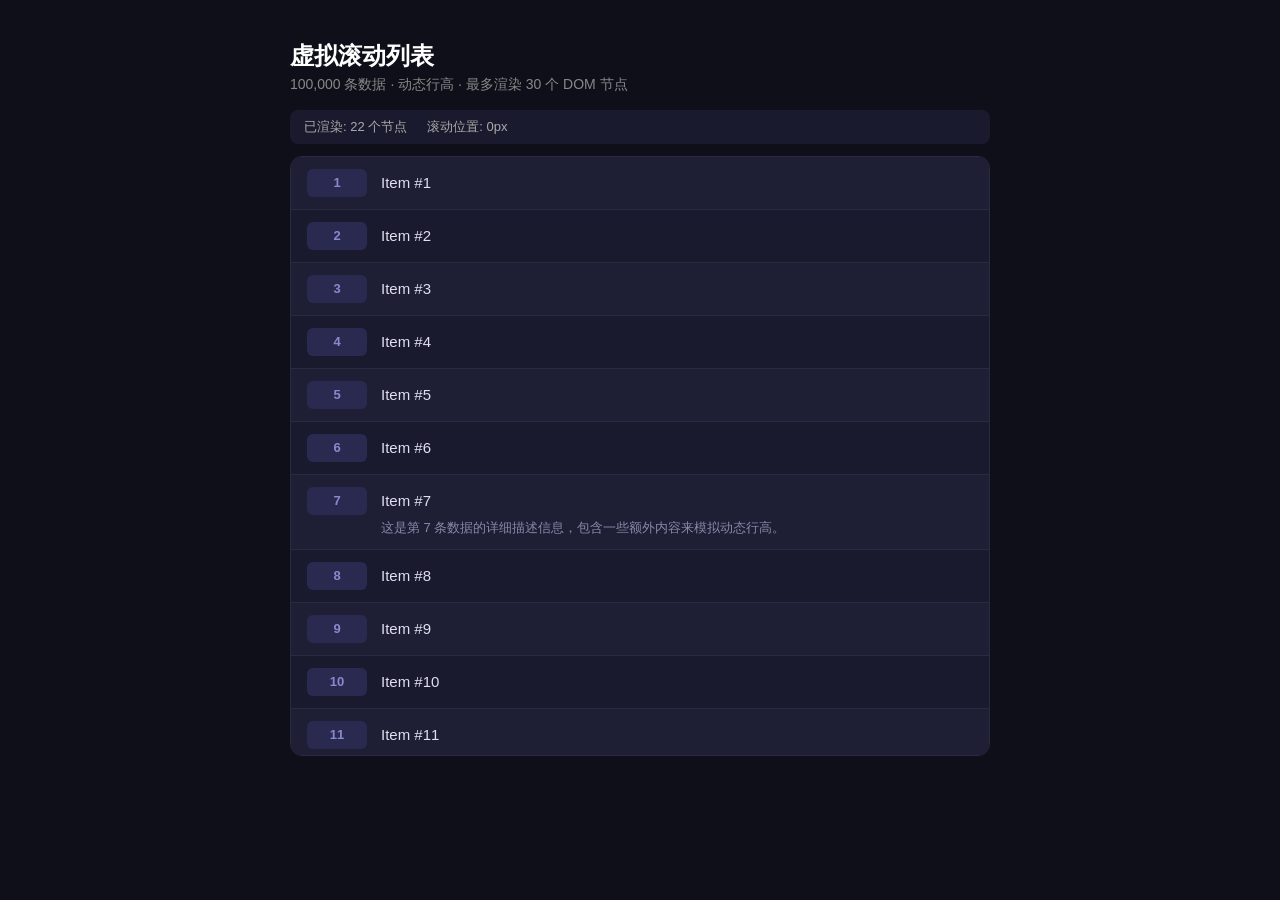
<file: frontend/virtual_list/index.html>
<!DOCTYPE html>
<html lang="zh-CN">
<head>
  <meta charset="UTF-8">
  <meta name="viewport" content="width=device-width, initial-scale=1.0">
  <title>Virtual Scroll List - 10万条数据</title>
  <link rel="stylesheet" href="style.css">
</head>
<body>
  <div class="container">
    <h1>虚拟滚动列表</h1>
    <p class="subtitle">100,000 条数据 · 动态行高 · 最多渲染 30 个 DOM 节点</p>
    <div class="stats">
      <span id="rendered-count">已渲染: 0</span>
      <span id="scroll-info">滚动位置: 0px</span>
    </div>
    <div id="virtual-list" class="virtual-list">
      <div id="scroll-content" class="scroll-content">
        <!-- 动态渲染的行将插入这里 -->
      </div>
    </div>
  </div>
  <script src="virtual-list.js"></script>
</body>
</html>
</file>
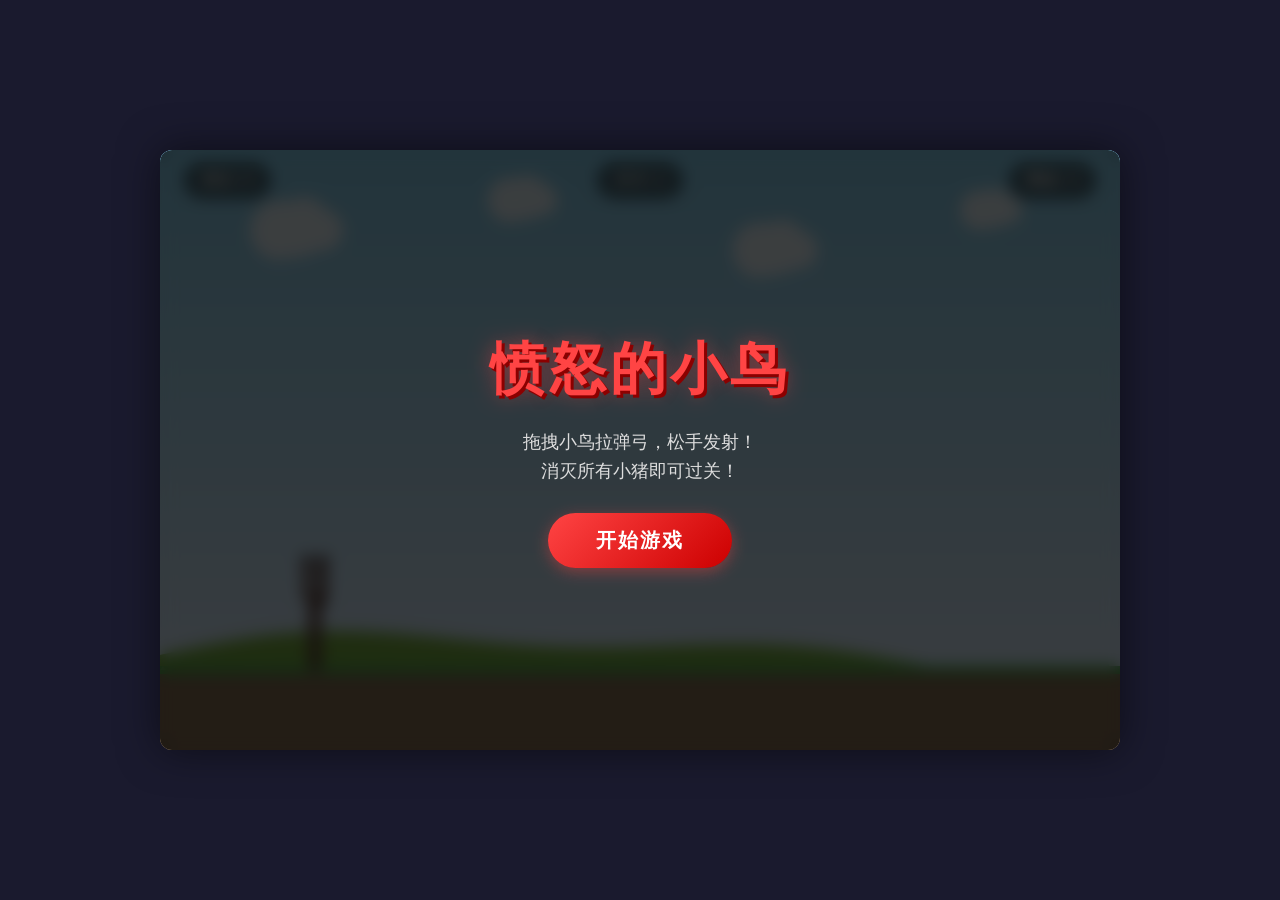
<file: game/angry_birds/index.html>
<!DOCTYPE html>
<html lang="zh-CN">
<head>
    <meta charset="UTF-8">
    <meta name="viewport" content="width=device-width, initial-scale=1.0">
    <title>愤怒的小鸟</title>
    <link rel="stylesheet" href="style.css">
</head>
<body>
    <div id="game-container">
        <canvas id="gameCanvas"></canvas>
        <div id="ui-overlay">
            <div id="score-display">得分: <span id="score">0</span></div>
            <div id="level-display">关卡: <span id="level">1</span></div>
            <div id="birds-display">剩余: <span id="birds-left">3</span></div>
        </div>
        <div id="start-screen" class="overlay">
            <h1>愤怒的小鸟</h1>
            <p>拖拽小鸟拉弹弓，松手发射！<br>消灭所有小猪即可过关！</p>
            <button id="start-btn">开始游戏</button>
        </div>
        <div id="level-complete" class="overlay hidden">
            <h2>关卡通过!</h2>
            <p>得分: <span id="level-score">0</span></p>
            <div id="star-rating"></div>
            <button id="next-level-btn">下一关</button>
        </div>
        <div id="game-over" class="overlay hidden">
            <h2>游戏结束</h2>
            <p>小猪还没消灭完...</p>
            <button id="retry-btn">重新尝试</button>
        </div>
    </div>
    <script src="game.js"></script>
</body>
</html>
</file>
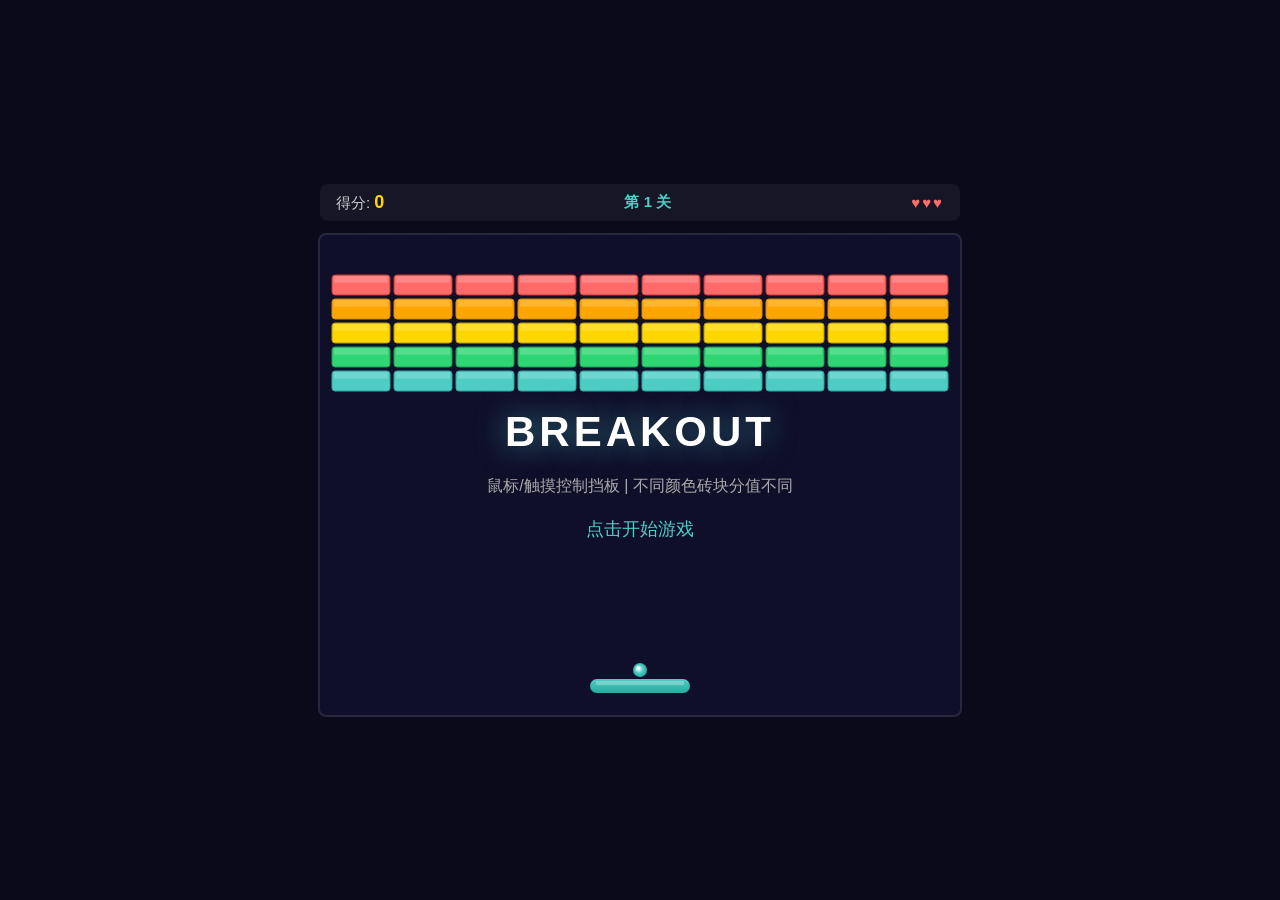
<file: game/breakout/index.html>
<!DOCTYPE html>
<html lang="zh-CN">
<head>
<meta charset="UTF-8">
<meta name="viewport" content="width=device-width, initial-scale=1.0">
<title>打砖块 Breakout</title>
<style>
  * { margin: 0; padding: 0; box-sizing: border-box; }
  body {
    background: #0a0a1a;
    display: flex;
    justify-content: center;
    align-items: center;
    min-height: 100vh;
    font-family: 'Segoe UI', Arial, sans-serif;
    overflow: hidden;
    user-select: none;
  }
  .game-wrapper {
    display: flex;
    flex-direction: column;
    align-items: center;
    gap: 12px;
  }
  .hud {
    display: flex;
    justify-content: space-between;
    align-items: center;
    width: 640px;
    padding: 8px 16px;
    background: rgba(255,255,255,0.05);
    border-radius: 8px;
    color: #ccc;
    font-size: 15px;
  }
  .hud .score { color: #ffd700; font-weight: bold; font-size: 18px; }
  .hud .lives { color: #ff6b6b; letter-spacing: 2px; }
  .hud .level { color: #4ecdc4; font-weight: bold; }
  canvas {
    border: 2px solid rgba(255,255,255,0.1);
    border-radius: 8px;
    display: block;
    cursor: none;
    background: #0f0f2a;
  }
  .overlay {
    position: absolute;
    display: flex;
    flex-direction: column;
    align-items: center;
    justify-content: center;
    gap: 20px;
    color: #fff;
    pointer-events: none;
  }
  .overlay h1 {
    font-size: 42px;
    text-shadow: 0 0 30px rgba(78,205,196,0.6);
    letter-spacing: 4px;
  }
  .overlay h2 {
    font-size: 28px;
    color: #ff6b6b;
    text-shadow: 0 0 20px rgba(255,107,107,0.5);
  }
  .overlay p {
    font-size: 16px;
    color: #aaa;
  }
  .overlay .start-hint {
    font-size: 18px;
    color: #4ecdc4;
    animation: blink 1.2s infinite;
  }
  @keyframes blink {
    0%, 100% { opacity: 1; }
    50% { opacity: 0.3; }
  }
</style>
</head>
<body>

<div class="game-wrapper">
  <div class="hud">
    <span>得分: <span class="score" id="score">0</span></span>
    <span class="level" id="level">第 1 关</span>
    <span class="lives" id="lives">♥♥♥</span>
  </div>
  <canvas id="canvas" width="640" height="480"></canvas>
  <div class="overlay" id="overlay"></div>
</div>

<script>
const canvas = document.getElementById('canvas');
const ctx = canvas.getContext('2d');
const W = canvas.width;
const H = canvas.height;

// ── HUD ──
const scoreEl = document.getElementById('score');
const livesEl = document.getElementById('lives');
const levelEl = document.getElementById('level');
const overlay = document.getElementById('overlay');

function updateHUD() {
  scoreEl.textContent = game.score;
  levelEl.textContent = `第 ${game.level} 关`;
  livesEl.textContent = '♥'.repeat(game.lives) + '♡'.repeat(3 - game.lives);
}

// ── 粒子系统 ──
class Particle {
  constructor(x, y, color) {
    this.x = x;
    this.y = y;
    this.color = color;
    const angle = Math.random() * Math.PI * 2;
    const speed = 1 + Math.random() * 4;
    this.vx = Math.cos(angle) * speed;
    this.vy = Math.sin(angle) * speed - 2;
    this.life = 1;
    this.decay = 0.015 + Math.random() * 0.025;
    this.size = 2 + Math.random() * 4;
    this.gravity = 0.08;
  }
  update() {
    this.x += this.vx;
    this.vy += this.gravity;
    this.y += this.vy;
    this.life -= this.decay;
    this.size *= 0.98;
  }
  draw() {
    ctx.globalAlpha = this.life;
    ctx.fillStyle = this.color;
    ctx.fillRect(this.x - this.size / 2, this.y - this.size / 2, this.size, this.size);
    ctx.globalAlpha = 1;
  }
}

let particles = [];

function spawnParticles(x, y, color, count = 12) {
  for (let i = 0; i < count; i++) {
    particles.push(new Particle(x, y, color));
  }
}

// ── 砖块颜色与分值 ──
// 行索引从上到下，颜色由深到浅，分值由高到低
const BRICK_COLORS = [
  { fill: '#ff6b6b', stroke: '#c0392b', score: 50 },  // 红
  { fill: '#ffa502', stroke: '#d68910', score: 40 },  // 橙
  { fill: '#ffd700', stroke: '#b8960f', score: 30 },  // 黄
  { fill: '#2ed573', stroke: '#1e9c4f', score: 20 },  // 绿
  { fill: '#4ecdc4', stroke: '#2ea89f', score: 10 },  // 青
  { fill: '#70a1ff', stroke: '#4a81d4', score: 10 },  // 蓝
];

// ── 关卡设计 ──
// 每个关卡是一个二维数组，1 = 砖块，0 = 空
// 用函数生成不同布局
function generateLevel(level) {
  const cols = 10;
  const bricks = [];

  switch (level) {
    case 1: {
      // 经典满排
      for (let r = 0; r < 5; r++) {
        const row = [];
        for (let c = 0; c < cols; c++) row.push(1);
        bricks.push(row);
      }
      break;
    }
    case 2: {
      // 棋盘格
      for (let r = 0; r < 6; r++) {
        const row = [];
        for (let c = 0; c < cols; c++) row.push((r + c) % 2 === 0 ? 1 : 0);
        bricks.push(row);
      }
      break;
    }
    case 3: {
      // 金字塔
      for (let r = 0; r < 6; r++) {
        const row = [];
        const pad = r;
        for (let c = 0; c < cols; c++) {
          row.push(c >= pad && c < cols - pad ? 1 : 0);
        }
        bricks.push(row);
      }
      break;
    }
    case 4: {
      // 菱形
      const center = cols / 2;
      for (let r = 0; r < 7; r++) {
        const row = [];
        const dist = r < 4 ? r : 6 - r;
        for (let c = 0; c < cols; c++) {
          row.push(Math.abs(c - center + 0.5) <= dist + 0.5 ? 1 : 0);
        }
        bricks.push(row);
      }
      break;
    }
    case 5: {
      // 交错行 + 加厚
      for (let r = 0; r < 7; r++) {
        const row = [];
        for (let c = 0; c < cols; c++) {
          if (r % 2 === 0) row.push(1);
          else row.push(c % 3 === 1 ? 0 : 1);
        }
        bricks.push(row);
      }
      break;
    }
    default: {
      // 随机生成
      const rows = 5 + Math.min(level, 5);
      for (let r = 0; r < rows; r++) {
        const row = [];
        for (let c = 0; c < cols; c++) {
          row.push(Math.random() > 0.25 ? 1 : 0);
        }
        bricks.push(row);
      }
    }
  }
  return bricks;
}

// ── 砖块对象 ──
class Brick {
  constructor(x, y, w, h, colorIdx) {
    this.x = x;
    this.y = y;
    this.w = w;
    this.h = h;
    this.colorIdx = colorIdx % BRICK_COLORS.length;
    this.alive = true;
  }
  get color() { return BRICK_COLORS[this.colorIdx]; }
  draw() {
    if (!this.alive) return;
    const c = this.color;
    ctx.fillStyle = c.fill;
    ctx.strokeStyle = c.stroke;
    ctx.lineWidth = 1;
    const r = 3;
    ctx.beginPath();
    ctx.roundRect(this.x, this.y, this.w, this.h, r);
    ctx.fill();
    ctx.stroke();
    // 高光
    ctx.fillStyle = 'rgba(255,255,255,0.18)';
    ctx.fillRect(this.x + 2, this.y + 1, this.w - 4, this.h / 3);
  }
}

// ── 挡板 ──
const paddle = {
  w: 100, h: 14, x: 0, y: 0, speed: 0,
  init() {
    this.x = (W - this.w) / 2;
    this.y = H - 36;
    this.speed = 0;
  },
  draw() {
    const grad = ctx.createLinearGradient(this.x, this.y, this.x, this.y + this.h);
    grad.addColorStop(0, '#4ecdc4');
    grad.addColorStop(1, '#2ea89f');
    ctx.fillStyle = grad;
    ctx.beginPath();
    ctx.roundRect(this.x, this.y, this.w, this.h, 7);
    ctx.fill();
    // 高光
    ctx.fillStyle = 'rgba(255,255,255,0.25)';
    ctx.fillRect(this.x + 6, this.y + 2, this.w - 12, 4);
  }
};

// ── 球 ──
const ball = {
  x: 0, y: 0, r: 7, dx: 0, dy: 0,
  baseSpeed: 4.5,
  trail: [],
  init() {
    this.x = W / 2;
    this.y = paddle.y - this.r - 2;
    const angle = -Math.PI / 2 + (Math.random() - 0.5) * 0.6;
    this.dx = Math.cos(angle) * this.baseSpeed;
    this.dy = Math.sin(angle) * this.baseSpeed;
    this.trail = [];
  },
  update() {
    this.trail.push({ x: this.x, y: this.y });
    if (this.trail.length > 8) this.trail.shift();
    this.x += this.dx;
    this.y += this.dy;
  },
  draw() {
    // 拖尾
    this.trail.forEach((p, i) => {
      const alpha = (i / this.trail.length) * 0.3;
      ctx.globalAlpha = alpha;
      ctx.fillStyle = '#4ecdc4';
      ctx.beginPath();
      ctx.arc(p.x, p.y, this.r * (i / this.trail.length), 0, Math.PI * 2);
      ctx.fill();
    });
    ctx.globalAlpha = 1;
    // 球体
    const grad = ctx.createRadialGradient(this.x - 2, this.y - 2, 1, this.x, this.y, this.r);
    grad.addColorStop(0, '#fff');
    grad.addColorStop(0.5, '#4ecdc4');
    grad.addColorStop(1, '#2ea89f');
    ctx.fillStyle = grad;
    ctx.beginPath();
    ctx.arc(this.x, this.y, this.r, 0, Math.PI * 2);
    ctx.fill();
  }
};

// ── 游戏状态 ──
const game = {
  state: 'start',  // start | playing | paused | gameover | levelup | win
  score: 0,
  lives: 3,
  level: 1,
  maxLevel: 6,
  bricks: [],
};

function loadLevel(lvl) {
  game.bricks = [];
  const layout = generateLevel(lvl);
  const brickW = 58;
  const brickH = 20;
  const gap = 4;
  const offsetX = (W - (layout[0].length * (brickW + gap) - gap)) / 2;
  const offsetY = 40;

  layout.forEach((row, r) => {
    row.forEach((cell, c) => {
      if (cell) {
        const x = offsetX + c * (brickW + gap);
        const y = offsetY + r * (brickH + gap);
        game.bricks.push(new Brick(x, y, brickW, brickH, r));
      }
    });
  });
}

function resetGame() {
  game.score = 0;
  game.lives = 3;
  game.level = 1;
  loadLevel(1);
  paddle.init();
  ball.init();
  particles = [];
  updateHUD();
}

function nextLevel() {
  game.level++;
  if (game.level > game.maxLevel) {
    game.state = 'win';
    showOverlay('win');
    return;
  }
  loadLevel(game.level);
  paddle.init();
  ball.init();
  particles = [];
  game.state = 'playing';
  updateHUD();
}

// ── 碰撞检测 ──
function clamp(val, min, max) {
  return Math.max(min, Math.min(max, val));
}

function ballBrickCollision(brick) {
  // AABB vs circle
  const cx = clamp(ball.x, brick.x, brick.x + brick.w);
  const cy = clamp(ball.y, brick.y, brick.y + brick.h);
  const dx = ball.x - cx;
  const dy = ball.y - cy;
  return dx * dx + dy * dy <= ball.r * ball.r;
}

function resolveBrickCollision(brick) {
  // 判断从哪个方向碰撞
  const bCX = brick.x + brick.w / 2;
  const bCY = brick.y + brick.h / 2;
  const diffX = ball.x - bCX;
  const diffY = ball.y - bCY;
  const halfW = brick.w / 2 + ball.r;
  const halfH = brick.h / 2 + ball.r;

  const overlapX = halfW - Math.abs(diffX);
  const overlapY = halfH - Math.abs(diffY);

  if (overlapX < overlapY) {
    ball.dx = Math.abs(ball.dx) * Math.sign(diffX);
    ball.x += overlapX * Math.sign(diffX);
  } else {
    ball.dy = Math.abs(ball.dy) * Math.sign(diffY);
    ball.y += overlapY * Math.sign(diffY);
  }
}

// ── 更新逻辑 ──
function update() {
  if (game.state !== 'playing') return;

  ball.update();

  // 墙壁碰撞
  if (ball.x - ball.r <= 0) {
    ball.x = ball.r;
    ball.dx = Math.abs(ball.dx);
  }
  if (ball.x + ball.r >= W) {
    ball.x = W - ball.r;
    ball.dx = -Math.abs(ball.dx);
  }
  if (ball.y - ball.r <= 0) {
    ball.y = ball.r;
    ball.dy = Math.abs(ball.dy);
  }

  // 球掉落底部
  if (ball.y - ball.r > H) {
    game.lives--;
    updateHUD();
    if (game.lives <= 0) {
      game.state = 'gameover';
      showOverlay('gameover');
    } else {
      paddle.init();
      ball.init();
    }
    return;
  }

  // 挡板碰撞
  if (
    ball.dy > 0 &&
    ball.y + ball.r >= paddle.y &&
    ball.y + ball.r <= paddle.y + paddle.h + 4 &&
    ball.x >= paddle.x &&
    ball.x <= paddle.x + paddle.w
  ) {
    // 根据击中挡板的位置改变角度
    const hitPos = (ball.x - paddle.x) / paddle.w; // 0~1
    const angle = -Math.PI / 2 + (hitPos - 0.5) * (Math.PI * 0.7); // ±63°
    const speed = Math.sqrt(ball.dx * ball.dx + ball.dy * ball.dy);
    ball.dx = Math.cos(angle) * speed;
    ball.dy = Math.sin(angle) * speed;
    // 确保球向上
    if (ball.dy > 0) ball.dy = -ball.dy;
    ball.y = paddle.y - ball.r - 1;
    spawnParticles(ball.x, ball.y, '#4ecdc4', 5);
  }

  // 砖块碰撞
  for (const brick of game.bricks) {
    if (!brick.alive) continue;
    if (ballBrickCollision(brick)) {
      brick.alive = false;
      resolveBrickCollision(brick);
      game.score += brick.color.score;
      spawnParticles(brick.x + brick.w / 2, brick.y + brick.h / 2, brick.color.fill, 15);
      updateHUD();
      break; // 每帧只碰一个砖块
    }
  }

  // 检查是否通关
  if (game.bricks.every(b => !b.alive)) {
    game.state = 'levelup';
    showOverlay('levelup');
  }

  // 粒子更新
  particles.forEach(p => p.update());
  particles = particles.filter(p => p.life > 0);
}

// ── 绘制 ──
function draw() {
  ctx.clearRect(0, 0, W, H);

  // 背景网格
  ctx.strokeStyle = 'rgba(255,255,255,0.02)';
  ctx.lineWidth = 1;
  for (let x = 0; x < W; x += 40) {
    ctx.beginPath(); ctx.moveTo(x, 0); ctx.lineTo(x, H); ctx.stroke();
  }
  for (let y = 0; y < H; y += 40) {
    ctx.beginPath(); ctx.moveTo(0, y); ctx.lineTo(W, y); ctx.stroke();
  }

  // 砖块
  game.bricks.forEach(b => b.draw());

  // 粒子
  particles.forEach(p => p.draw());

  // 挡板
  paddle.draw();

  // 球（非 playing 状态也画）
  if (game.state === 'playing') {
    ball.draw();
  } else if (game.state === 'start' || game.state === 'paused') {
    ball.draw();
  }
}

// ── 覆盖层 ──
function showOverlay(type) {
  let html = '';
  switch (type) {
    case 'start':
      html = `
        <h1>BREAKOUT</h1>
        <p>鼠标/触摸控制挡板 | 不同颜色砖块分值不同</p>
        <p class="start-hint">点击开始游戏</p>`;
      break;
    case 'gameover':
      html = `
        <h2>GAME OVER</h2>
        <p>最终得分: ${game.score}</p>
        <p class="start-hint">点击重新开始</p>`;
      break;
    case 'levelup':
      html = `
        <h2 style="color:#4ecdc4">通关!</h2>
        <p>得分: ${game.score} | 准备进入第 ${game.level + 1 > game.maxLevel ? '??? ' : game.level + 1} 关</p>
        <p class="start-hint">点击继续</p>`;
      break;
    case 'win':
      html = `
        <h1 style="color:#ffd700">YOU WIN!</h1>
        <p>恭喜通关全部 ${game.maxLevel} 关!</p>
        <p>最终得分: ${game.score}</p>
        <p class="start-hint">点击重新开始</p>`;
      break;
  }
  overlay.innerHTML = html;
  overlay.style.pointerEvents = 'auto';
  // 定位覆盖到 canvas 上方
  const rect = canvas.getBoundingClientRect();
  overlay.style.left = rect.left + 'px';
  overlay.style.top = rect.top + 'px';
  overlay.style.width = rect.width + 'px';
  overlay.style.height = rect.height + 'px';
}

function hideOverlay() {
  overlay.innerHTML = '';
  overlay.style.pointerEvents = 'none';
}

// ── 主循环 ──
function loop() {
  update();
  draw();
  requestAnimationFrame(loop);
}

// ── 输入处理 ──
let mouseX = W / 2;

canvas.addEventListener('mousemove', e => {
  const rect = canvas.getBoundingClientRect();
  mouseX = (e.clientX - rect.left) * (W / rect.width);
  movePaddle();
});

canvas.addEventListener('touchmove', e => {
  e.preventDefault();
  const rect = canvas.getBoundingClientRect();
  mouseX = (e.touches[0].clientX - rect.left) * (W / rect.width);
  movePaddle();
}, { passive: false });

canvas.addEventListener('touchstart', e => {
  e.preventDefault();
  const rect = canvas.getBoundingClientRect();
  mouseX = (e.touches[0].clientX - rect.left) * (W / rect.width);
  movePaddle();
}, { passive: false });

function movePaddle() {
  paddle.x = clamp(mouseX - paddle.w / 2, 0, W - paddle.w);
}

// 点击事件
overlay.addEventListener('click', handleAction);
canvas.addEventListener('click', handleAction);

function handleAction() {
  switch (game.state) {
    case 'start':
      resetGame();
      game.state = 'playing';
      hideOverlay();
      break;
    case 'gameover':
    case 'win':
      game.state = 'start';
      resetGame();
      game.state = 'playing';
      hideOverlay();
      break;
    case 'levelup':
      hideOverlay();
      nextLevel();
      break;
  }
}

// 键盘支持
document.addEventListener('keydown', e => {
  if (e.key === 'p' || e.key === 'P') {
    if (game.state === 'playing') {
      game.state = 'paused';
      showOverlay('paused');
    } else if (game.state === 'paused') {
      game.state = 'playing';
      hideOverlay();
    }
  }
  if (e.key === ' ') {
    e.preventDefault();
    handleAction();
  }
});

// ── 启动 ──
resetGame();
game.state = 'start';
showOverlay('start');
loop();
</script>
</body>
</html>
</file>
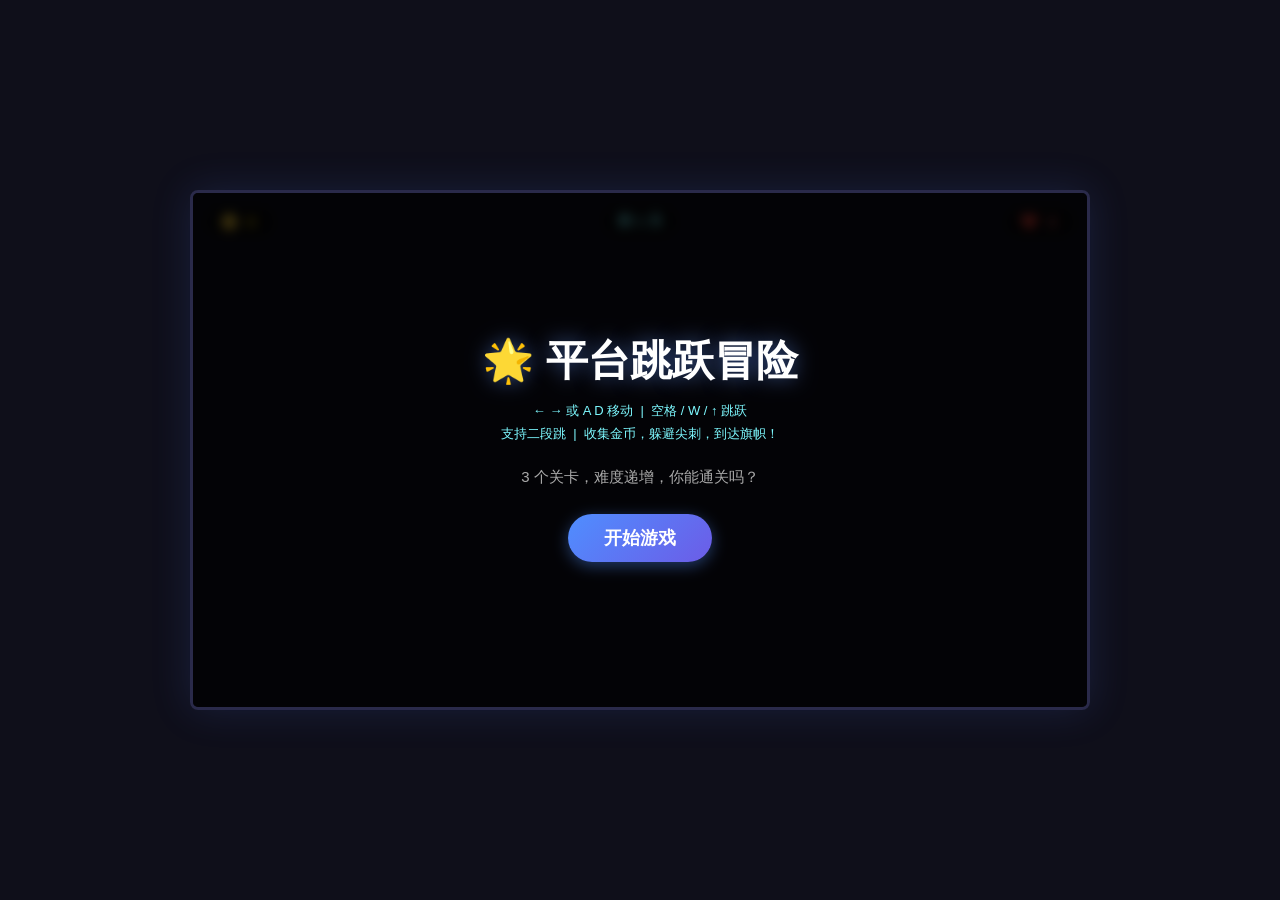
<file: game/platformer/index.html>
<!DOCTYPE html>
<html lang="zh-CN">
<head>
<meta charset="UTF-8">
<meta name="viewport" content="width=device-width, initial-scale=1.0">
<title>平台跳跃冒险</title>
<style>
  * { margin: 0; padding: 0; box-sizing: border-box; }
  body {
    background: #0f0f1a;
    display: flex;
    justify-content: center;
    align-items: center;
    min-height: 100vh;
    font-family: 'Segoe UI', sans-serif;
    overflow: hidden;
  }
  #gameContainer {
    position: relative;
    border: 3px solid #2a2a4a;
    border-radius: 8px;
    box-shadow: 0 0 40px rgba(80, 120, 255, 0.15);
  }
  canvas { display: block; border-radius: 5px; }

  #hud {
    position: absolute;
    top: 12px; left: 12px; right: 12px;
    display: flex;
    justify-content: space-between;
    align-items: center;
    pointer-events: none;
    z-index: 10;
  }
  .hud-item {
    background: rgba(0,0,0,0.6);
    color: #fff;
    padding: 6px 14px;
    border-radius: 20px;
    font-size: 15px;
    font-weight: 600;
    backdrop-filter: blur(4px);
    border: 1px solid rgba(255,255,255,0.1);
  }
  .hud-item span { margin-right: 4px; }
  #coinCount { color: #ffd700; }
  #levelDisplay { color: #7df9ff; }
  #livesDisplay { color: #ff6b6b; }

  #overlay {
    position: absolute;
    inset: 0;
    display: flex;
    flex-direction: column;
    justify-content: center;
    align-items: center;
    background: rgba(0,0,0,0.75);
    z-index: 20;
    backdrop-filter: blur(6px);
    border-radius: 5px;
  }
  #overlay.hidden { display: none; }
  #overlay h1 {
    font-size: 42px;
    color: #fff;
    margin-bottom: 10px;
    text-shadow: 0 0 20px rgba(100,150,255,0.5);
  }
  #overlay h2 {
    font-size: 28px;
    color: #ffd700;
    margin-bottom: 10px;
  }
  #overlay p {
    color: #aaa;
    font-size: 15px;
    margin-bottom: 20px;
    text-align: center;
    line-height: 1.6;
  }
  #overlay .controls-info {
    color: #7df9ff;
    font-size: 13px;
    margin-bottom: 20px;
    text-align: center;
    line-height: 1.8;
  }
  .btn {
    padding: 12px 36px;
    font-size: 18px;
    font-weight: 700;
    border: none;
    border-radius: 30px;
    cursor: pointer;
    transition: all 0.2s;
    margin: 5px;
  }
  .btn:hover { transform: scale(1.05); }
  .btn-primary {
    background: linear-gradient(135deg, #4f8eff, #6c5ce7);
    color: #fff;
    box-shadow: 0 4px 15px rgba(79,142,255,0.4);
  }
  .btn-primary:hover {
    box-shadow: 0 6px 25px rgba(79,142,255,0.6);
  }
  #mobileControls {
    display: none;
    position: absolute;
    bottom: 10px;
    left: 10px;
    right: 10px;
    z-index: 15;
    justify-content: space-between;
    align-items: flex-end;
    pointer-events: none;
  }
  .mobile-btn-group { display: flex; gap: 10px; pointer-events: auto; }
  .mobile-btn {
    width: 56px; height: 56px;
    border-radius: 50%;
    background: rgba(255,255,255,0.15);
    border: 2px solid rgba(255,255,255,0.3);
    color: #fff;
    font-size: 22px;
    display: flex;
    justify-content: center;
    align-items: center;
    user-select: none;
    -webkit-user-select: none;
    touch-action: manipulation;
  }
  .mobile-btn:active { background: rgba(255,255,255,0.35); }
  @media (max-width: 900px) {
    #mobileControls { display: flex; }
  }
</style>
</head>
<body>
<div id="gameContainer">
  <canvas id="gameCanvas"></canvas>
  <div id="hud">
    <div class="hud-item"><span>🪙</span> <span id="coinCount">0</span></div>
    <div class="hud-item" id="levelDisplay">第 1 关</div>
    <div class="hud-item"><span>❤️</span> <span id="livesDisplay">3</span></div>
  </div>
  <div id="overlay">
    <h1>🌟 平台跳跃冒险</h1>
    <div class="controls-info">
      ← → 或 A D 移动 &nbsp;|&nbsp; 空格 / W / ↑ 跳跃<br>
      支持二段跳 &nbsp;|&nbsp; 收集金币，躲避尖刺，到达旗帜！
    </div>
    <p>3 个关卡，难度递增，你能通关吗？</p>
    <button class="btn btn-primary" id="startBtn">开始游戏</button>
  </div>
  <div id="mobileControls">
    <div class="mobile-btn-group">
      <button class="mobile-btn" id="btnLeft">◀</button>
      <button class="mobile-btn" id="btnRight">▶</button>
    </div>
    <div class="mobile-btn-group">
      <button class="mobile-btn" id="btnJump">▲</button>
    </div>
  </div>
</div>

<script>
// ============================================================
// 配置常量
// ============================================================
const CANVAS_W = 900;
const CANVAS_H = 520;
const TILE = 40;
const GRAVITY = 0.6;
const MAX_FALL = 12;
const MOVE_ACCEL = 0.8;
const MOVE_DECEL = 0.75;
const MAX_SPEED = 5.5;
const JUMP_FORCE = -11.5;
const DJUMP_FORCE = -10;
const PLAYER_W = 28;
const PLAYER_H = 36;
const COIN_R = 10;
const SPIKE_H = 24;

// ============================================================
// 全局状态
// ============================================================
const canvas = document.getElementById('gameCanvas');
const ctx = canvas.getContext('2d');
canvas.width = CANVAS_W;
canvas.height = CANVAS_H;

const container = document.getElementById('gameContainer');
container.style.width = CANVAS_W + 'px';
container.style.height = CANVAS_H + 'px';

let gameState = 'menu'; // menu, playing, dead, levelComplete, gameComplete
let currentLevel = 0;
let totalCoins = 0;
let lives = 3;
let deathTimer = 0;
let levelCompleteTimer = 0;
let shakeTimer = 0;
let shakeIntensity = 0;
let particles = [];
let frameCount = 0;

// 输入
const keys = {};
window.addEventListener('keydown', e => {
  keys[e.code] = true;
  if (['Space','ArrowUp','ArrowDown','ArrowLeft','ArrowRight'].includes(e.code)) e.preventDefault();
});
window.addEventListener('keyup', e => { keys[e.code] = false; });

// 移动端控制
const mobileKeys = { left: false, right: false, jump: false };
function setupMobileBtn(id, key) {
  const btn = document.getElementById(id);
  const start = () => { mobileKeys[key] = true; };
  const end = () => { mobileKeys[key] = false; };
  btn.addEventListener('touchstart', e => { e.preventDefault(); start(); });
  btn.addEventListener('touchend', e => { e.preventDefault(); end(); });
  btn.addEventListener('touchcancel', e => { e.preventDefault(); end(); });
}
setupMobileBtn('btnLeft', 'left');
setupMobileBtn('btnRight', 'right');
setupMobileBtn('btnJump', 'jump');

// ============================================================
// 音效系统 (Web Audio API)
// ============================================================
let audioCtx = null;
function initAudio() {
  if (!audioCtx) audioCtx = new (window.AudioContext || window.webkitAudioContext)();
}
function playTone(freq, dur, type='square', vol=0.12, slide=0) {
  if (!audioCtx) return;
  const osc = audioCtx.createOscillator();
  const gain = audioCtx.createGain();
  osc.type = type;
  osc.frequency.setValueAtTime(freq, audioCtx.currentTime);
  if (slide) osc.frequency.linearRampToValueAtTime(freq + slide, audioCtx.currentTime + dur);
  gain.gain.setValueAtTime(vol, audioCtx.currentTime);
  gain.gain.exponentialRampToValueAtTime(0.001, audioCtx.currentTime + dur);
  osc.connect(gain);
  gain.connect(audioCtx.destination);
  osc.start();
  osc.stop(audioCtx.currentTime + dur);
}
function sfxJump() {
  playTone(350, 0.12, 'square', 0.1, 300);
}
function sfxDoubleJump() {
  playTone(500, 0.12, 'square', 0.1, 400);
}
function sfxCoin() {
  playTone(880, 0.08, 'square', 0.1);
  setTimeout(() => playTone(1320, 0.12, 'square', 0.1), 60);
}
function sfxDeath() {
  playTone(400, 0.15, 'sawtooth', 0.15, -200);
  setTimeout(() => playTone(200, 0.3, 'sawtooth', 0.12, -100), 120);
}
function sfxLevelComplete() {
  const notes = [523, 659, 784, 1047];
  notes.forEach((n, i) => setTimeout(() => playTone(n, 0.2, 'square', 0.1), i * 120));
}

// ============================================================
// 粒子系统
// ============================================================
function spawnParticles(x, y, color, count=8, speed=3) {
  for (let i = 0; i < count; i++) {
    const angle = Math.random() * Math.PI * 2;
    const spd = Math.random() * speed + 1;
    particles.push({
      x, y,
      vx: Math.cos(angle) * spd,
      vy: Math.sin(angle) * spd - 1,
      life: 1,
      decay: 0.02 + Math.random() * 0.03,
      size: 2 + Math.random() * 3,
      color
    });
  }
}
function updateParticles() {
  for (let i = particles.length - 1; i >= 0; i--) {
    const p = particles[i];
    p.x += p.vx;
    p.y += p.vy;
    p.vy += 0.1;
    p.life -= p.decay;
    if (p.life <= 0) particles.splice(i, 1);
  }
}
function drawParticles(cam) {
  particles.forEach(p => {
    ctx.globalAlpha = p.life;
    ctx.fillStyle = p.color;
    ctx.fillRect(p.x - cam.x - p.size/2, p.y - cam.y - p.size/2, p.size, p.size);
  });
  ctx.globalAlpha = 1;
}

// ============================================================
// 摄像机
// ============================================================
const camera = { x: 0, y: 0, targetX: 0, targetY: 0 };
function updateCamera(player, level) {
  camera.targetX = player.x + PLAYER_W/2 - CANVAS_W/2 + player.facing * 60;
  camera.targetY = player.y + PLAYER_H/2 - CANVAS_H * 0.55;
  // 边界限制
  camera.targetX = Math.max(0, Math.min(level.width - CANVAS_W, camera.targetX));
  camera.targetY = Math.max(0, Math.min(level.height - CANVAS_H, camera.targetY));
  // 平滑跟随
  camera.x += (camera.targetX - camera.x) * 0.08;
  camera.y += (camera.targetY - camera.y) * 0.06;
}

// ============================================================
// 角色
// ============================================================
function createPlayer(x, y) {
  return {
    x, y,
    vx: 0, vy: 0,
    onGround: false,
    jumpCount: 0,
    facing: 1,
    animFrame: 0,
    animTimer: 0,
    state: 'idle', // idle, run, jump, fall
    dead: false,
    invincible: 0,
    runDustTimer: 0
  };
}

function updatePlayer(player, level) {
  if (player.dead) return;

  // 输入
  const left = keys['ArrowLeft'] || keys['KeyA'] || mobileKeys.left;
  const right = keys['ArrowRight'] || keys['KeyD'] || mobileKeys.right;
  const jumpPressed = keys['Space'] || keys['ArrowUp'] || keys['KeyW'] || mobileKeys.jump;

  // 水平移动
  if (left) {
    player.vx -= MOVE_ACCEL;
    player.facing = -1;
  } else if (right) {
    player.vx += MOVE_ACCEL;
    player.facing = 1;
  } else {
    player.vx *= MOVE_DECEL;
    if (Math.abs(player.vx) < 0.2) player.vx = 0;
  }
  player.vx = Math.max(-MAX_SPEED, Math.min(MAX_SPEED, player.vx));

  // 跳跃
  if (jumpPressed && !player.jumpHeld && player.jumpCount < 2) {
    if (player.jumpCount === 0) {
      player.vy = JUMP_FORCE;
      sfxJump();
    } else {
      player.vy = DJUMP_FORCE;
      sfxDoubleJump();
      spawnParticles(player.x + PLAYER_W/2, player.y + PLAYER_H, '#aaddff', 6, 2);
    }
    player.jumpCount++;
    player.onGround = false;
    player.jumpHeld = true;
  }
  if (!jumpPressed) player.jumpHeld = false;

  // 重力
  player.vy += GRAVITY;
  player.vy = Math.min(MAX_FALL, player.vy);

  // 先更新所有移动平台位置
  for (const plat of level.platforms) {
    if (plat.type === 'moving') {
      updateMovingPlatform(plat);
    }
  }

  // 移动X
  player.x += player.vx;
  // X碰撞检测
  for (const plat of level.platforms) {
    if (aabb(player, plat)) {
      if (player.vx > 0) player.x = plat.x - PLAYER_W;
      else if (player.vx < 0) player.x = plat.x + plat.w;
      player.vx = 0;
    }
  }

  // 移动Y
  player.y += player.vy;
  player.onGround = false;
  // Y碰撞检测
  for (const plat of level.platforms) {
    if (aabb(player, plat)) {
      if (player.vy > 0) {
        player.y = plat.y - PLAYER_H;
        player.vy = 0;
        player.onGround = true;
        player.jumpCount = 0;
        // 移动平台带动玩家
        if (plat.type === 'moving' && plat.dx) {
          player.x += plat.dx;
        }
      } else if (player.vy < 0) {
        player.y = plat.y + plat.h;
        player.vy = 0;
      }
    }
  }

  // 掉落死亡
  if (player.y > level.height + 100) {
    killPlayer(player);
    return;
  }

  // 尖刺碰撞
  for (const spike of level.spikes) {
    const spikeBox = { x: spike.x + 4, y: spike.y + (spike.h || SPIKE_H) * 0.3, w: spike.w - 8, h: (spike.h || SPIKE_H) * 0.7 };
    if (aabb(player, spikeBox)) {
      killPlayer(player);
      return;
    }
  }

  // 金币碰撞
  for (let i = level.coins.length - 1; i >= 0; i--) {
    const c = level.coins[i];
    if (c.collected) continue;
    const dist = Math.hypot((player.x + PLAYER_W/2) - c.x, (player.y + PLAYER_H/2) - c.y);
    if (dist < COIN_R + 16) {
      c.collected = true;
      totalCoins++;
      sfxCoin();
      spawnParticles(c.x, c.y, '#ffd700', 10, 4);
    }
  }

  // 终点旗帜碰撞
  const flag = level.flag;
  if (flag && aabb(player, { x: flag.x - 10, y: flag.y, w: 40, h: TILE * 3 })) {
    gameState = 'levelComplete';
    levelCompleteTimer = 0;
    sfxLevelComplete();
  }

  // 动画状态
  if (player.onGround) {
    if (Math.abs(player.vx) > 0.5) {
      player.state = 'run';
      player.animTimer++;
      if (player.animTimer > 6) {
        player.animTimer = 0;
        player.animFrame = (player.animFrame + 1) % 4;
      }
      // 跑步灰尘
      player.runDustTimer++;
      if (player.runDustTimer > 8) {
        player.runDustTimer = 0;
        spawnParticles(player.x + PLAYER_W/2, player.y + PLAYER_H, 'rgba(200,200,200,0.5)', 1, 1);
      }
    } else {
      player.state = 'idle';
      player.animFrame = 0;
    }
  } else {
    player.state = player.vy < 0 ? 'jump' : 'fall';
  }

  // 无敌闪烁
  if (player.invincible > 0) player.invincible--;
}

function killPlayer(player) {
  if (player.dead || player.invincible > 0) return;
  player.dead = true;
  gameState = 'dead';
  deathTimer = 0;
  lives--;
  sfxDeath();
  spawnParticles(player.x + PLAYER_W/2, player.y + PLAYER_H/2, '#ff4444', 20, 5);
  shakeTimer = 15;
  shakeIntensity = 6;
}

function aabb(a, b) {
  return a.x < b.x + b.w && a.x + PLAYER_W > b.x &&
         a.y < b.y + b.h && a.y + PLAYER_H > b.y;
}

function updateMovingPlatform(plat) {
  if (plat.moveAxis === 'x') {
    plat.x += plat.speed * plat.dir;
    plat.dx = plat.speed * plat.dir;
    if (plat.x <= plat.minVal || plat.x >= plat.maxVal) {
      plat.dir *= -1;
    }
  } else {
    plat.y += plat.speed * plat.dir;
    plat.dy = plat.speed * plat.dir;
    if (plat.y <= plat.minVal || plat.y >= plat.maxVal) {
      plat.dir *= -1;
    }
  }
}

// ============================================================
// 绘制角色
// ============================================================
function drawPlayer(player, cam) {
  const sx = player.x - cam.x;
  const sy = player.y - cam.y;

  if (player.invincible > 0 && Math.floor(player.invincible / 3) % 2) return;

  ctx.save();
  ctx.translate(sx + PLAYER_W/2, sy + PLAYER_H/2);
  ctx.scale(player.facing, 1);

  // 身体
  const bodyColor = '#4f8eff';
  const skinColor = '#ffd5a0';
  const outlineColor = '#2a3a6a';

  // 腿部动画偏移
  let legOffset = 0;
  if (player.state === 'run') {
    legOffset = Math.sin(player.animFrame * Math.PI / 2) * 5;
  }
  let jumpSquash = 0;
  if (player.state === 'jump') jumpSquash = -2;
  if (player.state === 'fall') jumpSquash = 2;

  // 腿
  ctx.fillStyle = '#3a5aaa';
  ctx.fillRect(-8, 8 + jumpSquash, 6, 10 - jumpSquash/2);
  ctx.fillRect(2, 8 + jumpSquash + legOffset * 0.5, 6, 10 - jumpSquash/2);

  // 鞋子
  ctx.fillStyle = '#8B4513';
  ctx.fillRect(-9, 16 + jumpSquash, 8, 4);
  ctx.fillRect(1, 16 + jumpSquash + legOffset * 0.3, 8, 4);

  // 身体
  ctx.fillStyle = bodyColor;
  roundRect(ctx, -10, -6 + jumpSquash/2, 20, 16, 3);
  ctx.fill();
  ctx.strokeStyle = outlineColor;
  ctx.lineWidth = 1;
  ctx.stroke();

  // 手臂
  const armSwing = player.state === 'run' ? legOffset * 0.6 : 0;
  ctx.fillStyle = bodyColor;
  ctx.fillRect(-13, -2 + armSwing, 5, 10);
  ctx.fillRect(8, -2 - armSwing, 5, 10);

  // 头
  ctx.fillStyle = skinColor;
  ctx.beginPath();
  ctx.arc(0, -12, 9, 0, Math.PI * 2);
  ctx.fill();
  ctx.strokeStyle = outlineColor;
  ctx.lineWidth = 1;
  ctx.stroke();

  // 帽子
  ctx.fillStyle = '#e74c3c';
  ctx.beginPath();
  ctx.ellipse(0, -18, 12, 5, 0, 0, Math.PI * 2);
  ctx.fill();
  ctx.fillStyle = '#c0392b';
  ctx.fillRect(-6, -22, 12, 6);
  ctx.strokeStyle = outlineColor;
  ctx.lineWidth = 0.8;
  ctx.strokeRect(-6, -22, 12, 6);

  // 眼睛
  ctx.fillStyle = '#fff';
  ctx.fillRect(2, -14, 5, 5);
  ctx.fillStyle = '#222';
  ctx.fillRect(4, -13, 3, 3);

  // 嘴巴
  if (player.state === 'jump') {
    ctx.fillStyle = '#c0392b';
    ctx.beginPath();
    ctx.arc(3, -7, 2.5, 0, Math.PI * 2);
    ctx.fill();
  } else {
    ctx.fillStyle = '#c0392b';
    ctx.fillRect(2, -7, 4, 1.5);
  }

  ctx.restore();
}

function roundRect(ctx, x, y, w, h, r) {
  ctx.beginPath();
  ctx.moveTo(x + r, y);
  ctx.lineTo(x + w - r, y);
  ctx.quadraticCurveTo(x + w, y, x + w, y + r);
  ctx.lineTo(x + w, y + h - r);
  ctx.quadraticCurveTo(x + w, y + h, x + w - r, y + h);
  ctx.lineTo(x + r, y + h);
  ctx.quadraticCurveTo(x, y + h, x, y + h - r);
  ctx.lineTo(x, y + r);
  ctx.quadraticCurveTo(x, y, x + r, y);
  ctx.closePath();
}

// ============================================================
// 关卡绘制
// ============================================================
function drawBackground(cam, level) {
  // 天空渐变
  const grad = ctx.createLinearGradient(0, 0, 0, CANVAS_H);
  const colors = level.bgColors || ['#1a1a2e', '#16213e', '#0f3460'];
  grad.addColorStop(0, colors[0]);
  grad.addColorStop(0.5, colors[1]);
  grad.addColorStop(1, colors[2]);
  ctx.fillStyle = grad;
  ctx.fillRect(0, 0, CANVAS_W, CANVAS_H);

  // 视差背景 - 山
  ctx.fillStyle = 'rgba(20,30,60,0.6)';
  const parX = -cam.x * 0.15;
  for (let i = 0; i < 15; i++) {
    const mx = i * 160 + parX % 160 - 80;
    const mh = 80 + Math.sin(i * 2.3) * 40;
    ctx.beginPath();
    ctx.moveTo(mx, CANVAS_H);
    ctx.lineTo(mx + 80, CANVAS_H - mh);
    ctx.lineTo(mx + 160, CANVAS_H);
    ctx.fill();
  }

  // 视差背景 - 云
  ctx.fillStyle = 'rgba(255,255,255,0.06)';
  for (let i = 0; i < 10; i++) {
    const cx = i * 250 + (-cam.x * 0.05 + i * 37) % (CANVAS_W + 200) - 100;
    const cy = 40 + Math.sin(i * 1.7) * 30;
    drawCloud(cx, cy, 40 + i * 5);
  }

  // 星星
  ctx.fillStyle = 'rgba(255,255,255,0.4)';
  for (let i = 0; i < 30; i++) {
    const sx = (i * 137.5 + frameCount * 0.01) % CANVAS_W;
    const sy = (i * 89.3) % (CANVAS_H * 0.4);
    const ss = 1 + Math.sin(frameCount * 0.05 + i) * 0.5;
    ctx.fillRect(sx, sy, ss, ss);
  }
}

function drawCloud(x, y, size) {
  ctx.beginPath();
  ctx.arc(x, y, size * 0.5, 0, Math.PI * 2);
  ctx.arc(x + size * 0.3, y - size * 0.15, size * 0.4, 0, Math.PI * 2);
  ctx.arc(x + size * 0.6, y, size * 0.35, 0, Math.PI * 2);
  ctx.fill();
}

function drawPlatform(plat, cam) {
  const x = plat.x - cam.x;
  const y = plat.y - cam.y;
  if (x + plat.w < -50 || x > CANVAS_W + 50) return;

  if (plat.type === 'moving') {
    // 移动平台 - 特殊颜色
    const g = ctx.createLinearGradient(x, y, x, y + plat.h);
    g.addColorStop(0, '#b07cfc');
    g.addColorStop(1, '#7c4dff');
    ctx.fillStyle = g;
    roundRect(ctx, x, y, plat.w, plat.h, 4);
    ctx.fill();
    // 发光
    ctx.shadowColor = '#7c4dff';
    ctx.shadowBlur = 8;
    ctx.strokeStyle = '#d4b5ff';
    ctx.lineWidth = 1;
    ctx.stroke();
    ctx.shadowBlur = 0;
    // 箭头指示
    ctx.fillStyle = 'rgba(255,255,255,0.4)';
    const cx = x + plat.w/2;
    const cy = y + plat.h/2;
    if (plat.moveAxis === 'x') {
      ctx.beginPath();
      ctx.moveTo(cx - 8, cy); ctx.lineTo(cx - 3, cy - 3); ctx.lineTo(cx - 3, cy + 3); ctx.fill();
      ctx.beginPath();
      ctx.moveTo(cx + 8, cy); ctx.lineTo(cx + 3, cy - 3); ctx.lineTo(cx + 3, cy + 3); ctx.fill();
    } else {
      ctx.beginPath();
      ctx.moveTo(cx, cy - 5); ctx.lineTo(cx - 3, cy); ctx.lineTo(cx + 3, cy); ctx.fill();
      ctx.beginPath();
      ctx.moveTo(cx, cy + 5); ctx.lineTo(cx - 3, cy); ctx.lineTo(cx + 3, cy); ctx.fill();
    }
  } else {
    // 普通平台 - 砖块样式
    const g = ctx.createLinearGradient(x, y, x, y + plat.h);
    g.addColorStop(0, '#5a7a5a');
    g.addColorStop(0.3, '#4a6a4a');
    g.addColorStop(1, '#3a5a3a');
    ctx.fillStyle = g;
    ctx.fillRect(x, y, plat.w, plat.h);
    // 砖块纹理
    ctx.strokeStyle = 'rgba(0,0,0,0.2)';
    ctx.lineWidth = 1;
    for (let bx = x; bx < x + plat.w; bx += TILE) {
      for (let by = y; by < y + plat.h; by += TILE/2) {
        const offset = (Math.floor((by - y) / (TILE/2)) % 2) * (TILE/2);
        ctx.strokeRect(bx + offset, by, TILE, TILE/2);
      }
    }
    // 顶部草地
    ctx.fillStyle = '#6abf4b';
    ctx.fillRect(x, y, plat.w, 4);
    ctx.fillStyle = '#5aaf3b';
    ctx.fillRect(x, y + 4, plat.w, 2);
  }
}

function drawSpike(spike, cam) {
  const x = spike.x - cam.x;
  const y = spike.y - cam.y;
  const w = spike.w;
  const h = spike.h || SPIKE_H;
  const count = Math.floor(w / 16);

  for (let i = 0; i < count; i++) {
    const sx = x + i * (w / count);
    const sw = w / count;
    // 尖刺三角
    const g = ctx.createLinearGradient(sx, y, sx, y + h);
    g.addColorStop(0, '#ff4444');
    g.addColorStop(1, '#cc2222');
    ctx.fillStyle = g;
    ctx.beginPath();
    ctx.moveTo(sx + sw/2, y);
    ctx.lineTo(sx + sw - 2, y + h);
    ctx.lineTo(sx + 2, y + h);
    ctx.closePath();
    ctx.fill();
    // 高光
    ctx.fillStyle = 'rgba(255,150,150,0.4)';
    ctx.beginPath();
    ctx.moveTo(sx + sw/2, y + 3);
    ctx.lineTo(sx + sw/2 + 2, y + h * 0.6);
    ctx.lineTo(sx + sw/2 - 1, y + h * 0.6);
    ctx.closePath();
    ctx.fill();
  }
}

function drawCoin(coin, cam) {
  if (coin.collected) return;
  const x = coin.x - cam.x;
  const y = coin.y - cam.y + Math.sin(frameCount * 0.06 + coin.x) * 3;

  // 发光
  ctx.shadowColor = '#ffd700';
  ctx.shadowBlur = 10;

  // 硬币主体
  const scaleX = Math.cos(frameCount * 0.08 + coin.x * 0.01);
  ctx.save();
  ctx.translate(x, y);
  ctx.scale(Math.abs(scaleX) * 0.8 + 0.2, 1);

  ctx.fillStyle = '#ffd700';
  ctx.beginPath();
  ctx.arc(0, 0, COIN_R, 0, Math.PI * 2);
  ctx.fill();
  ctx.fillStyle = '#ffed4a';
  ctx.beginPath();
  ctx.arc(-1, -1, COIN_R * 0.6, 0, Math.PI * 2);
  ctx.fill();
  ctx.fillStyle = '#ffd700';
  ctx.font = 'bold 10px sans-serif';
  ctx.textAlign = 'center';
  ctx.textBaseline = 'middle';
  ctx.fillText('$', 0, 1);

  ctx.restore();
  ctx.shadowBlur = 0;
}

function drawFlag(flag, cam) {
  if (!flag) return;
  const x = flag.x - cam.x;
  const y = flag.y - cam.y;

  // 旗杆
  ctx.fillStyle = '#bbb';
  ctx.fillRect(x, y, 4, TILE * 3);

  // 旗帜（飘动动画）
  const wave = Math.sin(frameCount * 0.05) * 3;
  ctx.fillStyle = '#ff6b6b';
  ctx.beginPath();
  ctx.moveTo(x + 4, y + 5);
  ctx.quadraticCurveTo(x + 22 + wave, y + 15, x + 30 + wave, y + 20);
  ctx.lineTo(x + 4, y + 35);
  ctx.closePath();
  ctx.fill();

  ctx.fillStyle = '#ff8888';
  ctx.beginPath();
  ctx.moveTo(x + 4, y + 5);
  ctx.quadraticCurveTo(x + 18 + wave * 0.5, y + 12, x + 25 + wave, y + 18);
  ctx.lineTo(x + 4, y + 30);
  ctx.closePath();
  ctx.fill();

  // 顶部球
  ctx.fillStyle = '#ffd700';
  ctx.beginPath();
  ctx.arc(x + 2, y - 2, 5, 0, Math.PI * 2);
  ctx.fill();
}

// ============================================================
// 关卡定义
// ============================================================
function createLevels() {
  return [
    // ========== 第 1 关：绿色草原 ==========
    {
      name: '绿色草原',
      width: 3600,
      height: 800,
      bgColors: ['#87CEEB', '#a8d8ea', '#c8e6c9'],
      playerStart: { x: 60, y: 500 },
      platforms: [
        // 地面段
        { x: 0, y: 600, w: 400, h: 40 },
        { x: 500, y: 600, w: 200, h: 40 },
        { x: 800, y: 560, w: 160, h: 40 },
        { x: 1050, y: 500, w: 200, h: 40 },
        { x: 1350, y: 520, w: 120, h: 40 },
        { x: 1550, y: 480, w: 200, h: 40 },
        { x: 1850, y: 520, w: 160, h: 40 },
        { x: 2100, y: 560, w: 200, h: 40 },
        // 移动平台
        { x: 2350, y: 520, w: 100, h: 20, type: 'moving', moveAxis: 'x', speed: 1.5, dir: 1, minVal: 2350, maxVal: 2550 },
        { x: 2600, y: 480, w: 120, h: 20, type: 'moving', moveAxis: 'y', speed: 1, dir: 1, minVal: 420, maxVal: 560 },
        { x: 2800, y: 500, w: 200, h: 40 },
        { x: 3100, y: 480, w: 200, h: 40 },
        { x: 3400, y: 460, w: 200, h: 40 },
      ],
      spikes: [
        { x: 720, y: 584, w: 48, h: SPIKE_H },
        { x: 1700, y: 504, w: 48, h: SPIKE_H },
      ],
      coins: [
        { x: 200, y: 560 }, { x: 240, y: 560 }, { x: 280, y: 560 },
        { x: 560, y: 560 }, { x: 600, y: 560 },
        { x: 860, y: 520 }, { x: 900, y: 520 },
        { x: 1100, y: 460 }, { x: 1140, y: 460 }, { x: 1180, y: 460 },
        { x: 1600, y: 440 }, { x: 1640, y: 440 },
        { x: 1900, y: 480 }, { x: 1940, y: 480 },
        { x: 2400, y: 470 },
        { x: 2650, y: 430 },
        { x: 2850, y: 460 }, { x: 2890, y: 460 },
        { x: 3150, y: 440 }, { x: 3190, y: 440 },
      ],
      flag: { x: 3500, y: 340 }
    },
    // ========== 第 2 关：冰雪洞穴 ==========
    {
      name: '冰雪洞穴',
      width: 4200,
      height: 900,
      bgColors: ['#0c1445', '#1a237e', '#283593'],
      playerStart: { x: 60, y: 500 },
      platforms: [
        // 地面段 - 更多间隙
        { x: 0, y: 600, w: 300, h: 40 },
        { x: 400, y: 580, w: 100, h: 20, type: 'moving', moveAxis: 'x', speed: 1.2, dir: 1, minVal: 350, maxVal: 550 },
        { x: 650, y: 550, w: 150, h: 40 },
        { x: 900, y: 500, w: 120, h: 40 },
        { x: 1100, y: 450, w: 100, h: 20, type: 'moving', moveAxis: 'y', speed: 1.5, dir: 1, minVal: 380, maxVal: 530 },
        { x: 1300, y: 420, w: 200, h: 40 },
        { x: 1600, y: 460, w: 120, h: 40 },
        { x: 1820, y: 400, w: 100, h: 20, type: 'moving', moveAxis: 'x', speed: 2, dir: 1, minVal: 1750, maxVal: 2000 },
        { x: 2050, y: 380, w: 200, h: 40 },
        { x: 2350, y: 350, w: 80, h: 20, type: 'moving', moveAxis: 'y', speed: 1.8, dir: -1, minVal: 300, maxVal: 480 },
        { x: 2550, y: 450, w: 150, h: 40 },
        { x: 2800, y: 500, w: 100, h: 20, type: 'moving', moveAxis: 'x', speed: 2.2, dir: 1, minVal: 2750, maxVal: 3000 },
        { x: 3050, y: 470, w: 200, h: 40 },
        { x: 3350, y: 430, w: 100, h: 20, type: 'moving', moveAxis: 'y', speed: 1.3, dir: 1, minVal: 370, maxVal: 520 },
        { x: 3550, y: 400, w: 150, h: 40 },
        { x: 3800, y: 450, w: 200, h: 40 },
        { x: 4050, y: 420, w: 200, h: 40 },
      ],
      spikes: [
        { x: 340, y: 584, w: 48, h: SPIKE_H },
        { x: 750, y: 534, w: 64, h: SPIKE_H },
        { x: 1370, y: 404, w: 80, h: SPIKE_H },
        { x: 1650, y: 444, w: 48, h: SPIKE_H },
        { x: 2100, y: 364, w: 64, h: SPIKE_H },
        { x: 2600, y: 434, w: 48, h: SPIKE_H },
        { x: 3120, y: 454, w: 64, h: SPIKE_H },
      ],
      coins: [
        { x: 150, y: 560 }, { x: 190, y: 560 },
        { x: 450, y: 530 },
        { x: 700, y: 510 }, { x: 740, y: 510 },
        { x: 940, y: 460 },
        { x: 1150, y: 400 },
        { x: 1350, y: 380 }, { x: 1390, y: 380 }, { x: 1430, y: 380 },
        { x: 1650, y: 420 },
        { x: 1870, y: 350 },
        { x: 2100, y: 340 }, { x: 2140, y: 340 },
        { x: 2400, y: 300 },
        { x: 2600, y: 410 }, { x: 2640, y: 410 },
        { x: 2850, y: 440 },
        { x: 3100, y: 430 }, { x: 3140, y: 430 },
        { x: 3400, y: 370 },
        { x: 3600, y: 360 }, { x: 3640, y: 360 },
        { x: 3900, y: 410 }, { x: 3940, y: 410 },
      ],
      flag: { x: 4150, y: 300 }
    },
    // ========== 第 3 关：烈焰城堡 ==========
    {
      name: '烈焰城堡',
      width: 4800,
      height: 1000,
      bgColors: ['#1a0000', '#3d0000', '#5c1010'],
      playerStart: { x: 60, y: 500 },
      platforms: [
        // 起始地面
        { x: 0, y: 600, w: 250, h: 40 },
        // 第一段 - 间隔跳跃
        { x: 350, y: 560, w: 80, h: 20, type: 'moving', moveAxis: 'y', speed: 1.5, dir: 1, minVal: 480, maxVal: 600 },
        { x: 550, y: 520, w: 100, h: 40 },
        { x: 750, y: 480, w: 80, h: 40 },
        { x: 950, y: 440, w: 100, h: 20, type: 'moving', moveAxis: 'x', speed: 2.5, dir: 1, minVal: 900, maxVal: 1150 },
        // 第二段 - 密集障碍
        { x: 1200, y: 480, w: 200, h: 40 },
        { x: 1480, y: 440, w: 80, h: 40 },
        { x: 1650, y: 400, w: 80, h: 20, type: 'moving', moveAxis: 'y', speed: 2, dir: -1, minVal: 340, maxVal: 500 },
        { x: 1850, y: 360, w: 120, h: 40 },
        { x: 2050, y: 400, w: 80, h: 20, type: 'moving', moveAxis: 'x', speed: 2.5, dir: 1, minVal: 2000, maxVal: 2200 },
        // 第三段 - 极限操作
        { x: 2300, y: 380, w: 100, h: 40 },
        { x: 2500, y: 340, w: 60, h: 20, type: 'moving', moveAxis: 'y', speed: 2.5, dir: 1, minVal: 280, maxVal: 440 },
        { x: 2700, y: 320, w: 80, h: 40 },
        { x: 2880, y: 360, w: 60, h: 20, type: 'moving', moveAxis: 'x', speed: 3, dir: 1, minVal: 2830, maxVal: 3050 },
        // 第四段 - 最终挑战
        { x: 3150, y: 380, w: 120, h: 40 },
        { x: 3380, y: 340, w: 80, h: 20, type: 'moving', moveAxis: 'y', speed: 2, dir: -1, minVal: 280, maxVal: 450 },
        { x: 3550, y: 300, w: 100, h: 40 },
        { x: 3750, y: 350, w: 80, h: 20, type: 'moving', moveAxis: 'x', speed: 2.8, dir: 1, minVal: 3700, maxVal: 3950 },
        { x: 4050, y: 380, w: 150, h: 40 },
        { x: 4300, y: 420, w: 100, h: 20, type: 'moving', moveAxis: 'y', speed: 1.8, dir: 1, minVal: 350, maxVal: 480 },
        { x: 4500, y: 400, w: 250, h: 40 },
      ],
      spikes: [
        { x: 280, y: 584, w: 48, h: SPIKE_H },
        { x: 600, y: 504, w: 48, h: SPIKE_H },
        { x: 800, y: 464, w: 32, h: SPIKE_H },
        { x: 1280, y: 464, w: 80, h: SPIKE_H },
        { x: 1520, y: 424, w: 48, h: SPIKE_H },
        { x: 1900, y: 344, w: 64, h: SPIKE_H },
        { x: 2340, y: 364, w: 48, h: SPIKE_H },
        { x: 2740, y: 304, w: 48, h: SPIKE_H },
        { x: 3200, y: 364, w: 64, h: SPIKE_H },
        { x: 3600, y: 284, w: 48, h: SPIKE_H },
        { x: 4100, y: 364, w: 64, h: SPIKE_H },
        { x: 4550, y: 384, w: 64, h: SPIKE_H },
      ],
      coins: [
        { x: 100, y: 560 }, { x: 140, y: 560 },
        { x: 400, y: 500 },
        { x: 590, y: 480 }, { x: 630, y: 480 },
        { x: 790, y: 440 },
        { x: 1000, y: 380 },
        { x: 1250, y: 440 }, { x: 1290, y: 440 }, { x: 1330, y: 440 },
        { x: 1520, y: 400 },
        { x: 1700, y: 340 },
        { x: 1900, y: 320 }, { x: 1940, y: 320 },
        { x: 2100, y: 340 },
        { x: 2340, y: 340 }, { x: 2380, y: 340 },
        { x: 2540, y: 280 },
        { x: 2740, y: 280 },
        { x: 2920, y: 300 },
        { x: 3200, y: 340 }, { x: 3240, y: 340 },
        { x: 3430, y: 270 },
        { x: 3600, y: 260 }, { x: 3640, y: 260 },
        { x: 3800, y: 280 },
        { x: 4100, y: 340 }, { x: 4140, y: 340 },
        { x: 4350, y: 360 },
        { x: 4580, y: 360 }, { x: 4620, y: 360 },
      ],
      flag: { x: 4650, y: 280 }
    }
  ];
}

// ============================================================
// 关卡加载
// ============================================================
let levels = createLevels();
let currentLevelData = null;
let player = null;

function loadLevel(index) {
  currentLevel = index;
  currentLevelData = JSON.parse(JSON.stringify(levels[index]));
  // 恢复移动平台属性
  currentLevelData.platforms.forEach((p, i) => {
    const orig = levels[index].platforms[i];
    if (p.type === 'moving') {
      p.speed = orig.speed;
      p.dir = orig.dir;
      p.minVal = orig.minVal;
      p.maxVal = orig.maxVal;
      p.moveAxis = orig.moveAxis;
    }
  });
  player = createPlayer(currentLevelData.playerStart.x, currentLevelData.playerStart.y);
  camera.x = Math.max(0, player.x - CANVAS_W/2);
  camera.y = Math.max(0, player.y - CANVAS_H * 0.55);
  camera.targetX = camera.x;
  camera.targetY = camera.y;
  particles = [];
  updateHUD();
}

function updateHUD() {
  document.getElementById('coinCount').textContent = totalCoins;
  document.getElementById('levelDisplay').textContent = `第 ${currentLevel + 1} 关`;
  document.getElementById('livesDisplay').textContent = lives;
}

// ============================================================
// 叠加层管理
// ============================================================
const overlay = document.getElementById('overlay');
const startBtn = document.getElementById('startBtn');

function showOverlay(title, subtitle, btnText, btnAction) {
  overlay.classList.remove('hidden');
  overlay.innerHTML = `
    <h1>${title}</h1>
    ${subtitle ? `<h2>${subtitle}</h2>` : ''}
    <button class="btn btn-primary" id="overlayBtn">${btnText}</button>
  `;
  document.getElementById('overlayBtn').addEventListener('click', btnAction);
}

function hideOverlay() {
  overlay.classList.add('hidden');
}

startBtn.addEventListener('click', () => {
  initAudio();
  startGame();
});

function startGame() {
  totalCoins = 0;
  lives = 3;
  levels = createLevels();
  loadLevel(0);
  gameState = 'playing';
  hideOverlay();
}

// ============================================================
// 主循环
// ============================================================
function gameLoop() {
  requestAnimationFrame(gameLoop);
  frameCount++;

  // 屏幕震动
  let shakeX = 0, shakeY = 0;
  if (shakeTimer > 0) {
    shakeTimer--;
    shakeX = (Math.random() - 0.5) * shakeIntensity;
    shakeY = (Math.random() - 0.5) * shakeIntensity;
    shakeIntensity *= 0.9;
  }

  ctx.save();
  ctx.translate(shakeX, shakeY);

  if (gameState === 'playing') {
    updatePlayer(player, currentLevelData);
    updateCamera(player, currentLevelData);
  }

  if (gameState === 'dead') {
    deathTimer++;
    if (deathTimer > 90) {
      if (lives <= 0) {
        gameState = 'gameOver';
        showOverlay('💀 游戏结束', `收集了 ${totalCoins} 枚金币`, '重新开始', startGame);
      } else {
        loadLevel(currentLevel);
        player.invincible = 60;
        gameState = 'playing';
      }
    }
  }

  if (gameState === 'levelComplete') {
    levelCompleteTimer++;
    // 烟花粒子
    if (levelCompleteTimer % 8 === 0) {
      const colors = ['#ff6b6b','#ffd700','#7df9ff','#b07cfc','#6abf4b'];
      spawnParticles(
        player.x + Math.random() * 100 - 50,
        player.y - 50 + Math.random() * 30,
        colors[Math.floor(Math.random() * colors.length)],
        12, 5
      );
    }
    if (levelCompleteTimer > 150) {
      if (currentLevel < levels.length - 1) {
        loadLevel(currentLevel + 1);
        gameState = 'playing';
      } else {
        gameState = 'gameComplete';
        showOverlay('🎉 恭喜通关！', `共收集 ${totalCoins} 枚金币`, '再来一次', startGame);
      }
    }
  }

  // 绘制
  if (currentLevelData) {
    drawBackground(camera, currentLevelData);
    currentLevelData.platforms.forEach(p => drawPlatform(p, camera));
    currentLevelData.spikes.forEach(s => drawSpike(s, camera));
    currentLevelData.coins.forEach(c => drawCoin(c, camera));
    drawFlag(currentLevelData.flag, camera);
    if (player && !player.dead) drawPlayer(player, camera);
    updateParticles();
    drawParticles(camera);

    // 关卡完成文字
    if (gameState === 'levelComplete' && levelCompleteTimer < 150) {
      ctx.fillStyle = 'rgba(0,0,0,0.3)';
      ctx.fillRect(0, 0, CANVAS_W, CANVAS_H);
      ctx.fillStyle = '#ffd700';
      ctx.font = 'bold 48px sans-serif';
      ctx.textAlign = 'center';
      ctx.textBaseline = 'middle';
      const text = levelCompleteTimer > 120 ? '前往下一关...' : '关卡完成！';
      ctx.fillText(text, CANVAS_W/2, CANVAS_H/2);
      ctx.fillStyle = '#fff';
      ctx.font = '20px sans-serif';
      ctx.fillText(`金币: ${totalCoins}`, CANVAS_W/2, CANVAS_H/2 + 45);
    }

    // 死亡淡出
    if (gameState === 'dead') {
      const alpha = Math.min(deathTimer / 60, 0.6);
      ctx.fillStyle = `rgba(255,0,0,${alpha})`;
      ctx.fillRect(0, 0, CANVAS_W, CANVAS_H);
      ctx.fillStyle = '#fff';
      ctx.font = 'bold 36px sans-serif';
      ctx.textAlign = 'center';
      ctx.textBaseline = 'middle';
      if (deathTimer > 30) {
        ctx.fillText(lives > 0 ? `剩余生命: ${lives}` : '游戏结束', CANVAS_W/2, CANVAS_H/2);
      }
    }
  }

  ctx.restore();
}

// 响应式缩放
function resizeCanvas() {
  const maxW = window.innerWidth - 40;
  const maxH = window.innerHeight - 40;
  const scale = Math.min(maxW / CANVAS_W, maxH / CANVAS_H, 1);
  canvas.style.width = (CANVAS_W * scale) + 'px';
  canvas.style.height = (CANVAS_H * scale) + 'px';
  container.style.width = (CANVAS_W * scale) + 'px';
  container.style.height = (CANVAS_H * scale) + 'px';
}
window.addEventListener('resize', resizeCanvas);
resizeCanvas();

// 启动
gameLoop();
</script>
</body>
</html>
</file>
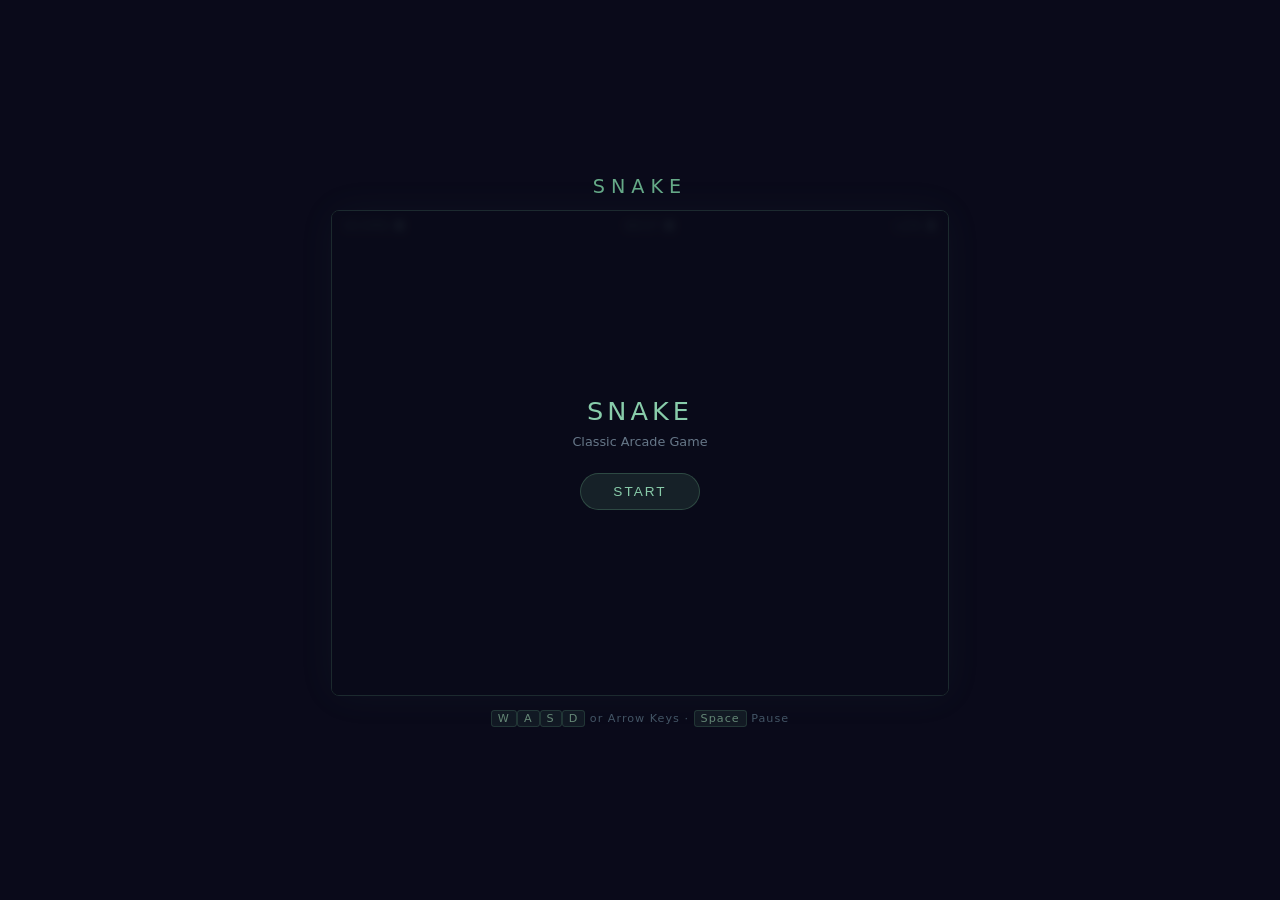
<file: game/snake/index.html>
<!DOCTYPE html>
<html lang="zh-CN">
<head>
<meta charset="UTF-8">
<meta name="viewport" content="width=device-width, initial-scale=1.0">
<title>Snake — 贪吃蛇</title>
<style>
  * { margin: 0; padding: 0; box-sizing: border-box; }

  body {
    background: #0a0a1a;
    color: #e0e0e0;
    font-family: 'Segoe UI', system-ui, sans-serif;
    min-height: 100vh;
    display: flex;
    flex-direction: column;
    align-items: center;
    justify-content: center;
    overflow: hidden;
  }

  h1 {
    font-size: 1.2rem;
    font-weight: 300;
    letter-spacing: 6px;
    color: #66aa88;
    margin-bottom: 12px;
  }

  .game-container {
    position: relative;
    border: 1px solid rgba(100, 170, 130, 0.2);
    border-radius: 8px;
    overflow: hidden;
    box-shadow: 0 0 40px rgba(100, 170, 130, 0.05);
  }

  canvas {
    display: block;
    background: #0d1117;
  }

  .hud {
    position: absolute;
    top: 8px;
    left: 12px;
    right: 12px;
    display: flex;
    justify-content: space-between;
    pointer-events: none;
    z-index: 5;
  }

  .hud-item {
    font-size: 0.75rem;
    color: rgba(100, 170, 130, 0.7);
    letter-spacing: 1px;
  }
  .hud-item span {
    color: #88ccaa;
    font-weight: 600;
  }

  .overlay {
    position: absolute;
    inset: 0;
    background: rgba(10, 10, 26, 0.85);
    display: flex;
    flex-direction: column;
    align-items: center;
    justify-content: center;
    z-index: 10;
    backdrop-filter: blur(4px);
  }

  .overlay.hidden { display: none; }

  .overlay h2 {
    font-size: 1.6rem;
    font-weight: 300;
    letter-spacing: 4px;
    color: #88ccaa;
    margin-bottom: 8px;
  }

  .overlay .subtitle {
    font-size: 0.8rem;
    color: #667788;
    margin-bottom: 24px;
  }

  .overlay .score-display {
    font-size: 2rem;
    font-weight: 700;
    color: #aaddcc;
    margin-bottom: 4px;
  }

  .overlay .best {
    font-size: 0.75rem;
    color: #667788;
    margin-bottom: 20px;
  }

  .overlay button {
    background: rgba(100, 170, 130, 0.15);
    border: 1px solid rgba(100, 170, 130, 0.3);
    color: #88ccaa;
    padding: 10px 32px;
    border-radius: 24px;
    cursor: pointer;
    font-size: 0.85rem;
    letter-spacing: 2px;
    transition: all 0.3s;
  }
  .overlay button:hover {
    background: rgba(100, 170, 130, 0.3);
    transform: translateY(-2px);
  }

  .controls-hint {
    margin-top: 16px;
    font-size: 0.7rem;
    color: #445566;
    letter-spacing: 1px;
  }

  .controls-hint kbd {
    background: rgba(100, 170, 130, 0.1);
    border: 1px solid rgba(100, 170, 130, 0.2);
    border-radius: 3px;
    padding: 1px 6px;
    font-family: inherit;
    color: #668877;
  }

  /* 移动端方向键 */
  .mobile-controls {
    display: none;
    margin-top: 16px;
    gap: 4px;
  }

  .d-pad {
    display: grid;
    grid-template-columns: repeat(3, 48px);
    grid-template-rows: repeat(3, 48px);
    gap: 4px;
  }

  .d-pad button {
    background: rgba(100, 170, 130, 0.1);
    border: 1px solid rgba(100, 170, 130, 0.2);
    color: #88ccaa;
    border-radius: 8px;
    font-size: 1.2rem;
    cursor: pointer;
    -webkit-tap-highlight-color: transparent;
  }
  .d-pad button:active { background: rgba(100, 170, 130, 0.3); }
  .d-pad .empty { visibility: hidden; }

  @media (max-width: 600px) {
    .mobile-controls { display: flex; }
    .controls-hint { display: none; }
  }
</style>
</head>
<body>

<h1>SNAKE</h1>

<div class="game-container" id="container">
  <div class="hud">
    <div class="hud-item">SCORE <span id="score">0</span></div>
    <div class="hud-item">BEST <span id="best">0</span></div>
    <div class="hud-item">LEN <span id="length">3</span></div>
  </div>
  <canvas id="canvas"></canvas>

  <div class="overlay" id="startOverlay">
    <h2>SNAKE</h2>
    <p class="subtitle">Classic Arcade Game</p>
    <button onclick="game.start()">START</button>
  </div>

  <div class="overlay hidden" id="gameOverOverlay">
    <h2>GAME OVER</h2>
    <div class="score-display" id="finalScore">0</div>
    <div class="best">BEST: <span id="finalBest">0</span></div>
    <button onclick="game.start()">RETRY</button>
  </div>
</div>

<div class="controls-hint">
  <kbd>W</kbd><kbd>A</kbd><kbd>S</kbd><kbd>D</kbd> or Arrow Keys ·
  <kbd>Space</kbd> Pause
</div>

<div class="mobile-controls">
  <div class="d-pad">
    <div class="empty"></div>
    <button ontouchstart="game.setDir(0,-1)">▲</button>
    <div class="empty"></div>
    <button ontouchstart="game.setDir(-1,0)">◀</button>
    <button ontouchstart="game.togglePause()">⏸</button>
    <button ontouchstart="game.setDir(1,0)">▶</button>
    <div class="empty"></div>
    <button ontouchstart="game.setDir(0,1)">▼</button>
    <div class="empty"></div>
  </div>
</div>

<script>
// ── 配置 ──────────────────────────────────────────

const COLS = 28;
const ROWS = 22;
const CELL = 22;

// ── Canvas 初始化 ─────────────────────────────────

const canvas = document.getElementById('canvas');
const ctx = canvas.getContext('2d');
canvas.width = COLS * CELL;
canvas.height = ROWS * CELL;

// ── 游戏主体 ──────────────────────────────────────

const game = {
  snake: [],
  dir: { x: 1, y: 0 },
  nextDir: { x: 1, y: 0 },
  dirChanged: false,
  food: null,
  bonus: null,         // 奖励食物
  bonusTimer: 0,
  particles: [],
  score: 0,
  best: parseInt(localStorage.getItem('snake_best') || '0'),
  speed: 120,          // ms per frame
  running: false,
  paused: false,
  lastTime: 0,
  accumulator: 0,
  gridPulse: 0,

  init() {
    document.getElementById('best').textContent = this.best;
    this.drawGrid();
  },

  start() {
    this.snake = [
      { x: 5, y: Math.floor(ROWS / 2) },
      { x: 4, y: Math.floor(ROWS / 2) },
      { x: 3, y: Math.floor(ROWS / 2) },
    ];
    this.dir = { x: 1, y: 0 };
    this.nextDir = { x: 1, y: 0 };
    this.dirChanged = false;
    this.food = null;
    this.bonus = null;
    this.bonusTimer = 0;
    this.particles = [];
    this.score = 0;
    this.speed = 120;
    this.running = true;
    this.paused = false;
    this.lastTime = 0;
    this.accumulator = 0;
    this.spawnFood();
    this.updateHUD();

    document.getElementById('startOverlay').classList.add('hidden');
    document.getElementById('gameOverOverlay').classList.add('hidden');

    requestAnimationFrame((t) => this.loop(t));
  },

  loop(time) {
    if (!this.running) return;
    if (!this.lastTime) this.lastTime = time;
    const dt = time - this.lastTime;
    this.lastTime = time;

    if (!this.paused) {
      this.accumulator += dt;
      while (this.accumulator >= this.speed) {
        this.update();
        this.accumulator -= this.speed;
      }
    }

    this.render();
    requestAnimationFrame((t) => this.loop(t));
  },

  update() {
    this.dir = { ...this.nextDir };
    this.dirChanged = false;
    this.gridPulse += 0.02;

    const head = { x: this.snake[0].x + this.dir.x, y: this.snake[0].y + this.dir.y };

    // 墙壁检测
    if (head.x < 0 || head.x >= COLS || head.y < 0 || head.y >= ROWS) {
      this.gameOver();
      return;
    }

    // 自身碰撞
    for (const seg of this.snake) {
      if (seg.x === head.x && seg.y === head.y) {
        this.gameOver();
        return;
      }
    }

    this.snake.unshift(head);

    // 吃食物
    let ate = false;
    if (this.food && head.x === this.food.x && head.y === this.food.y) {
      this.score += 10;
      this.spawnParticles(head.x, head.y, '#66ddaa', 8);
      this.spawnFood();
      ate = true;
      // 每 50 分加速
      if (this.score % 50 === 0 && this.speed > 60) {
        this.speed -= 5;
      }
    }

    // 吃奖励食物
    if (this.bonus && head.x === this.bonus.x && head.y === this.bonus.y) {
      this.score += 30;
      this.spawnParticles(head.x, head.y, '#ffaa44', 12);
      this.bonus = null;
      ate = true;
    }

    if (!ate) {
      this.snake.pop();
    }

    // 奖励食物倒计时
    if (this.bonus) {
      this.bonusTimer--;
      if (this.bonusTimer <= 0) {
        this.bonus = null;
      }
    }

    // 随机生成奖励食物
    if (!this.bonus && Math.random() < 0.01) {
      this.spawnBonus();
    }

    // 更新粒子
    this.particles = this.particles.filter(p => {
      p.x += p.vx;
      p.y += p.vy;
      p.life -= 0.03;
      p.vy += 0.05;
      return p.life > 0;
    });

    this.updateHUD();
  },

  spawnFood() {
    const occupied = new Set(this.snake.map(s => `${s.x},${s.y}`));
    let pos;
    do {
      pos = { x: Math.floor(Math.random() * COLS), y: Math.floor(Math.random() * ROWS) };
    } while (occupied.has(`${pos.x},${pos.y}`));
    this.food = pos;
  },

  spawnBonus() {
    const occupied = new Set(this.snake.map(s => `${s.x},${s.y}`));
    if (this.food) occupied.add(`${this.food.x},${this.food.y}`);
    let pos;
    do {
      pos = { x: Math.floor(Math.random() * COLS), y: Math.floor(Math.random() * ROWS) };
    } while (occupied.has(`${pos.x},${pos.y}`));
    this.bonus = pos;
    this.bonusTimer = 60;  // 约 7 秒
  },

  spawnParticles(cx, cy, color, count) {
    for (let i = 0; i < count; i++) {
      const angle = (Math.PI * 2 * i) / count + Math.random() * 0.5;
      this.particles.push({
        x: cx * CELL + CELL / 2,
        y: cy * CELL + CELL / 2,
        vx: Math.cos(angle) * (1 + Math.random() * 2),
        vy: Math.sin(angle) * (1 + Math.random() * 2) - 1,
        life: 1,
        color: color,
        size: 2 + Math.random() * 3,
      });
    }
  },

  gameOver() {
    this.running = false;
    if (this.score > this.best) {
      this.best = this.score;
      localStorage.setItem('snake_best', this.best);
    }
    document.getElementById('finalScore').textContent = this.score;
    document.getElementById('finalBest').textContent = this.best;
    document.getElementById('gameOverOverlay').classList.remove('hidden');
    this.updateHUD();
  },

  setDir(dx, dy) {
    // 每个 tick 只允许一次方向变更，防止快速双键导致自撞
    if (this.dirChanged) return;
    // 防止反向
    if (this.dir.x === -dx && this.dir.y === -dy) return;
    if (dx === 0 && dy === 0) return;
    this.nextDir = { x: dx, y: dy };
    this.dirChanged = true;
  },

  togglePause() {
    if (this.running) this.paused = !this.paused;
  },

  updateHUD() {
    document.getElementById('score').textContent = this.score;
    document.getElementById('best').textContent = this.best;
    document.getElementById('length').textContent = this.snake.length;
  },

  // ── 渲染 ──────────────────────────────────────

  render() {
    ctx.clearRect(0, 0, canvas.width, canvas.height);

    // 背景网格
    this.drawGrid();

    // 食物
    if (this.food) this.drawFood(this.food, '#44dd88', '#22aa55');
    if (this.bonus) {
      const alpha = 0.5 + 0.5 * Math.sin(Date.now() * 0.01);
      ctx.globalAlpha = alpha;
      this.drawFood(this.bonus, '#ffaa44', '#cc7722');
      ctx.globalAlpha = 1;
    }

    // 蛇
    this.drawSnake();

    // 粒子
    this.drawParticles();

    // 暂停提示
    if (this.paused) {
      ctx.fillStyle = 'rgba(10, 10, 26, 0.6)';
      ctx.fillRect(0, 0, canvas.width, canvas.height);
      ctx.fillStyle = '#88ccaa';
      ctx.font = '24px sans-serif';
      ctx.textAlign = 'center';
      ctx.fillText('PAUSED', canvas.width / 2, canvas.height / 2);
    }
  },

  drawGrid() {
    ctx.strokeStyle = 'rgba(40, 60, 50, 0.15)';
    ctx.lineWidth = 0.5;
    for (let x = 0; x <= COLS; x++) {
      ctx.beginPath();
      ctx.moveTo(x * CELL, 0);
      ctx.lineTo(x * CELL, canvas.height);
      ctx.stroke();
    }
    for (let y = 0; y <= ROWS; y++) {
      ctx.beginPath();
      ctx.moveTo(0, y * CELL);
      ctx.lineTo(canvas.width, y * CELL);
      ctx.stroke();
    }
  },

  drawSnake() {
    const len = this.snake.length;
    this.snake.forEach((seg, i) => {
      const ratio = 1 - i / len;
      const x = seg.x * CELL;
      const y = seg.y * CELL;
      const pad = i === 0 ? 1 : 2;
      const radius = i === 0 ? 5 : 3;

      // 颜色渐变：头部亮，尾部暗
      const r = Math.round(30 + 60 * ratio);
      const g = Math.round(160 + 60 * ratio);
      const b = Math.round(100 + 40 * ratio);

      ctx.fillStyle = `rgb(${r},${g},${b})`;
      ctx.shadowBlur = i === 0 ? 8 : 0;
      ctx.shadowColor = `rgba(${r},${g},${b},0.4)`;

      // 圆角矩形
      ctx.beginPath();
      const sx = x + pad, sy = y + pad, sw = CELL - pad * 2, sh = CELL - pad * 2;
      ctx.moveTo(sx + radius, sy);
      ctx.lineTo(sx + sw - radius, sy);
      ctx.quadraticCurveTo(sx + sw, sy, sx + sw, sy + radius);
      ctx.lineTo(sx + sw, sy + sh - radius);
      ctx.quadraticCurveTo(sx + sw, sy + sh, sx + sw - radius, sy + sh);
      ctx.lineTo(sx + radius, sy + sh);
      ctx.quadraticCurveTo(sx, sy + sh, sx, sy + sh - radius);
      ctx.lineTo(sx, sy + radius);
      ctx.quadraticCurveTo(sx, sy, sx + radius, sy);
      ctx.closePath();
      ctx.fill();

      // 蛇头眼睛
      if (i === 0) {
        ctx.shadowBlur = 0;
        const cx = x + CELL / 2;
        const cy = y + CELL / 2;
        const eyeOffset = 4;
        let e1x, e1y, e2x, e2y;

        if (this.dir.x === 1) { e1x = cx+eyeOffset; e1y = cy-4; e2x = cx+eyeOffset; e2y = cy+4; }
        else if (this.dir.x === -1) { e1x = cx-eyeOffset; e1y = cy-4; e2x = cx-eyeOffset; e2y = cy+4; }
        else if (this.dir.y === -1) { e1x = cx-4; e1y = cy-eyeOffset; e2x = cx+4; e2y = cy-eyeOffset; }
        else { e1x = cx-4; e1y = cy+eyeOffset; e2x = cx+4; e2y = cy+eyeOffset; }

        ctx.fillStyle = '#fff';
        ctx.beginPath(); ctx.arc(e1x, e1y, 2.5, 0, Math.PI*2); ctx.fill();
        ctx.beginPath(); ctx.arc(e2x, e2y, 2.5, 0, Math.PI*2); ctx.fill();
        ctx.fillStyle = '#111';
        ctx.beginPath(); ctx.arc(e1x + this.dir.x, e1y + this.dir.y, 1.2, 0, Math.PI*2); ctx.fill();
        ctx.beginPath(); ctx.arc(e2x + this.dir.x, e2y + this.dir.y, 1.2, 0, Math.PI*2); ctx.fill();
      }
    });
    ctx.shadowBlur = 0;
  },

  drawFood(pos, color, dark) {
    const cx = pos.x * CELL + CELL / 2;
    const cy = pos.y * CELL + CELL / 2;
    const pulse = 1 + 0.15 * Math.sin(Date.now() * 0.006);
    const r = (CELL / 2 - 3) * pulse;

    ctx.shadowBlur = 12;
    ctx.shadowColor = color;

    const grad = ctx.createRadialGradient(cx, cy, 0, cx, cy, r);
    grad.addColorStop(0, color);
    grad.addColorStop(1, dark);
    ctx.fillStyle = grad;
    ctx.beginPath();
    ctx.arc(cx, cy, r, 0, Math.PI * 2);
    ctx.fill();
    ctx.shadowBlur = 0;
  },

  drawParticles() {
    this.particles.forEach(p => {
      ctx.globalAlpha = p.life;
      ctx.fillStyle = p.color;
      ctx.beginPath();
      ctx.arc(p.x, p.y, p.size * p.life, 0, Math.PI * 2);
      ctx.fill();
    });
    ctx.globalAlpha = 1;
  },
};

// ── 键盘控制 ──────────────────────────────────────

document.addEventListener('keydown', (e) => {
  switch(e.key) {
    case 'ArrowUp': case 'w': case 'W': game.setDir(0, -1); e.preventDefault(); break;
    case 'ArrowDown': case 's': case 'S': game.setDir(0, 1); e.preventDefault(); break;
    case 'ArrowLeft': case 'a': case 'A': game.setDir(-1, 0); e.preventDefault(); break;
    case 'ArrowRight': case 'd': case 'D': game.setDir(1, 0); e.preventDefault(); break;
    case ' ': game.togglePause(); e.preventDefault(); break;
  }
});

// ── 触摸滑动控制 ──────────────────────────────────

let touchStart = null;
canvas.addEventListener('touchstart', (e) => {
  touchStart = { x: e.touches[0].clientX, y: e.touches[0].clientY };
});
canvas.addEventListener('touchmove', (e) => {
  e.preventDefault();
  if (!touchStart) return;
  const dx = e.touches[0].clientX - touchStart.x;
  const dy = e.touches[0].clientY - touchStart.y;
  if (Math.abs(dx) + Math.abs(dy) < 20) return;
  if (Math.abs(dx) > Math.abs(dy)) {
    game.setDir(dx > 0 ? 1 : -1, 0);
  } else {
    game.setDir(0, dy > 0 ? 1 : -1);
  }
  touchStart = null;
}, { passive: false });

// ── 初始化 ────────────────────────────────────────

game.init();
</script>
</body>
</html>
</file>
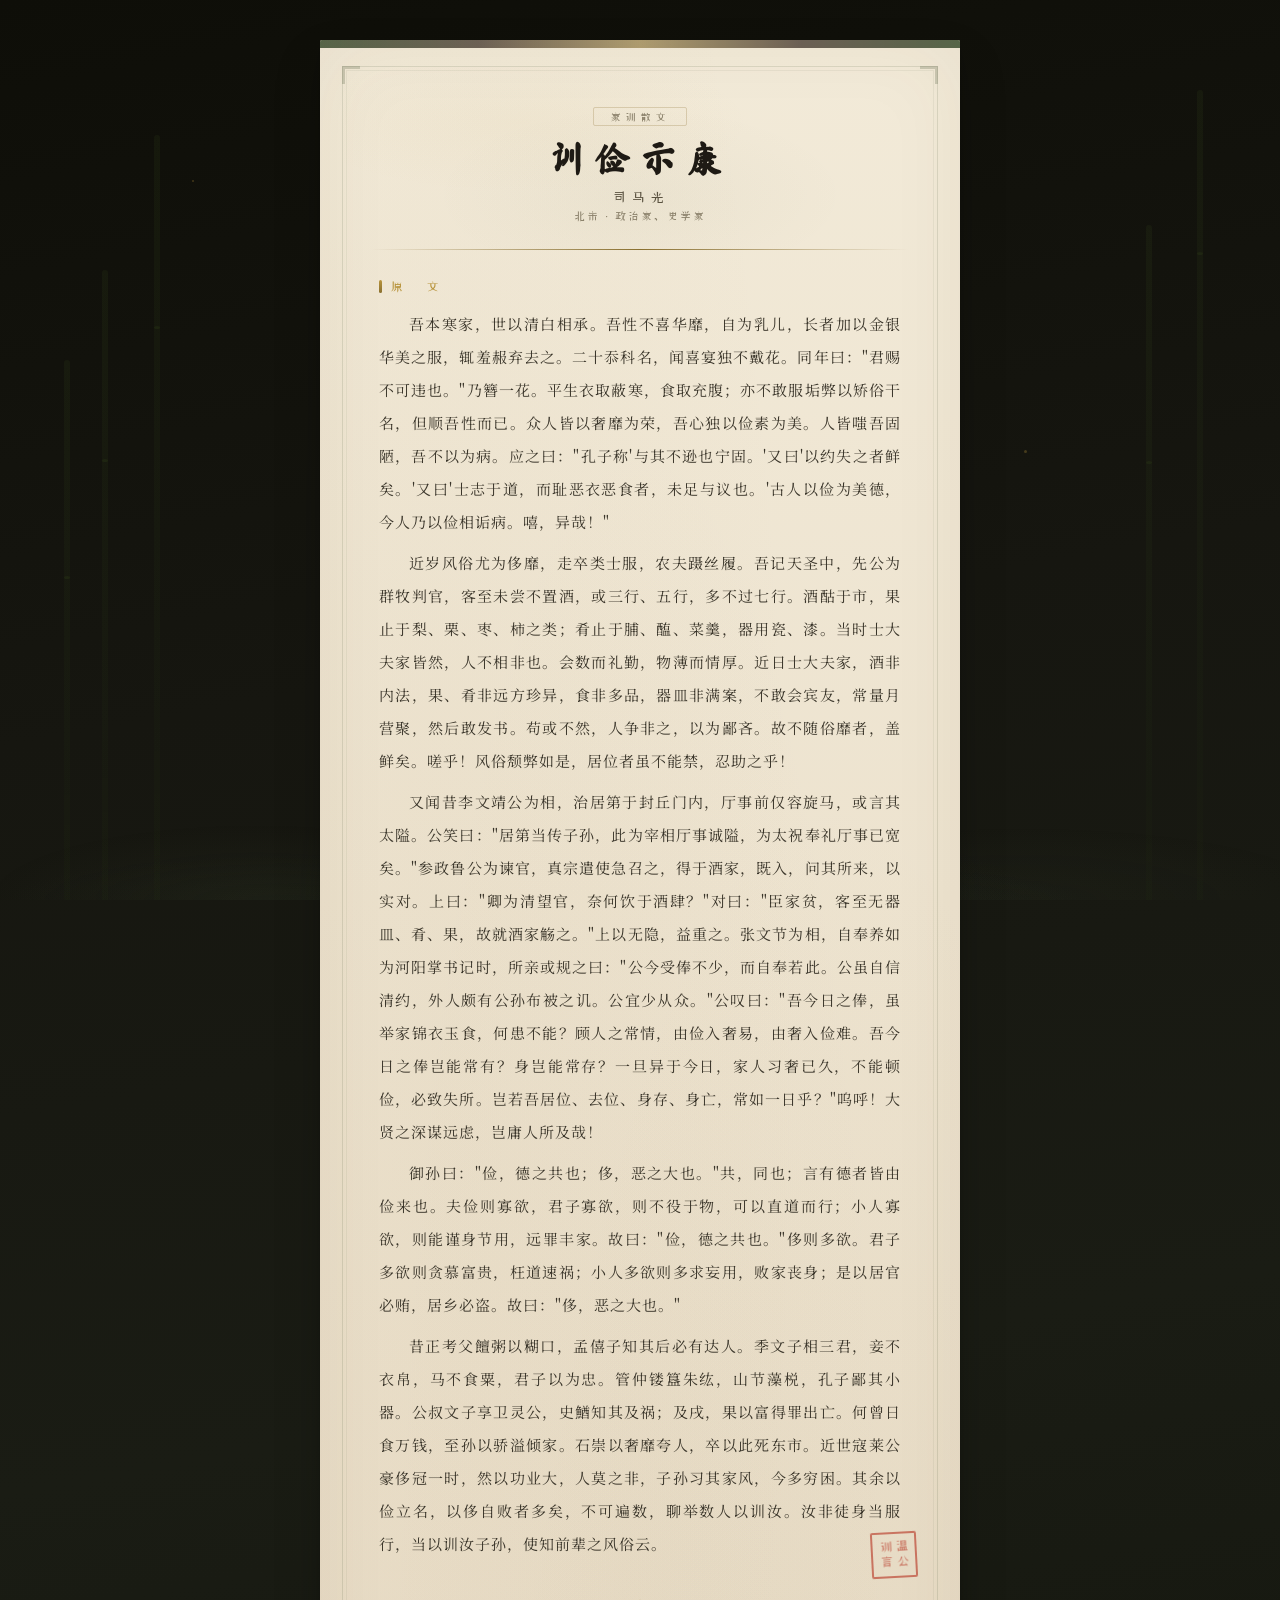
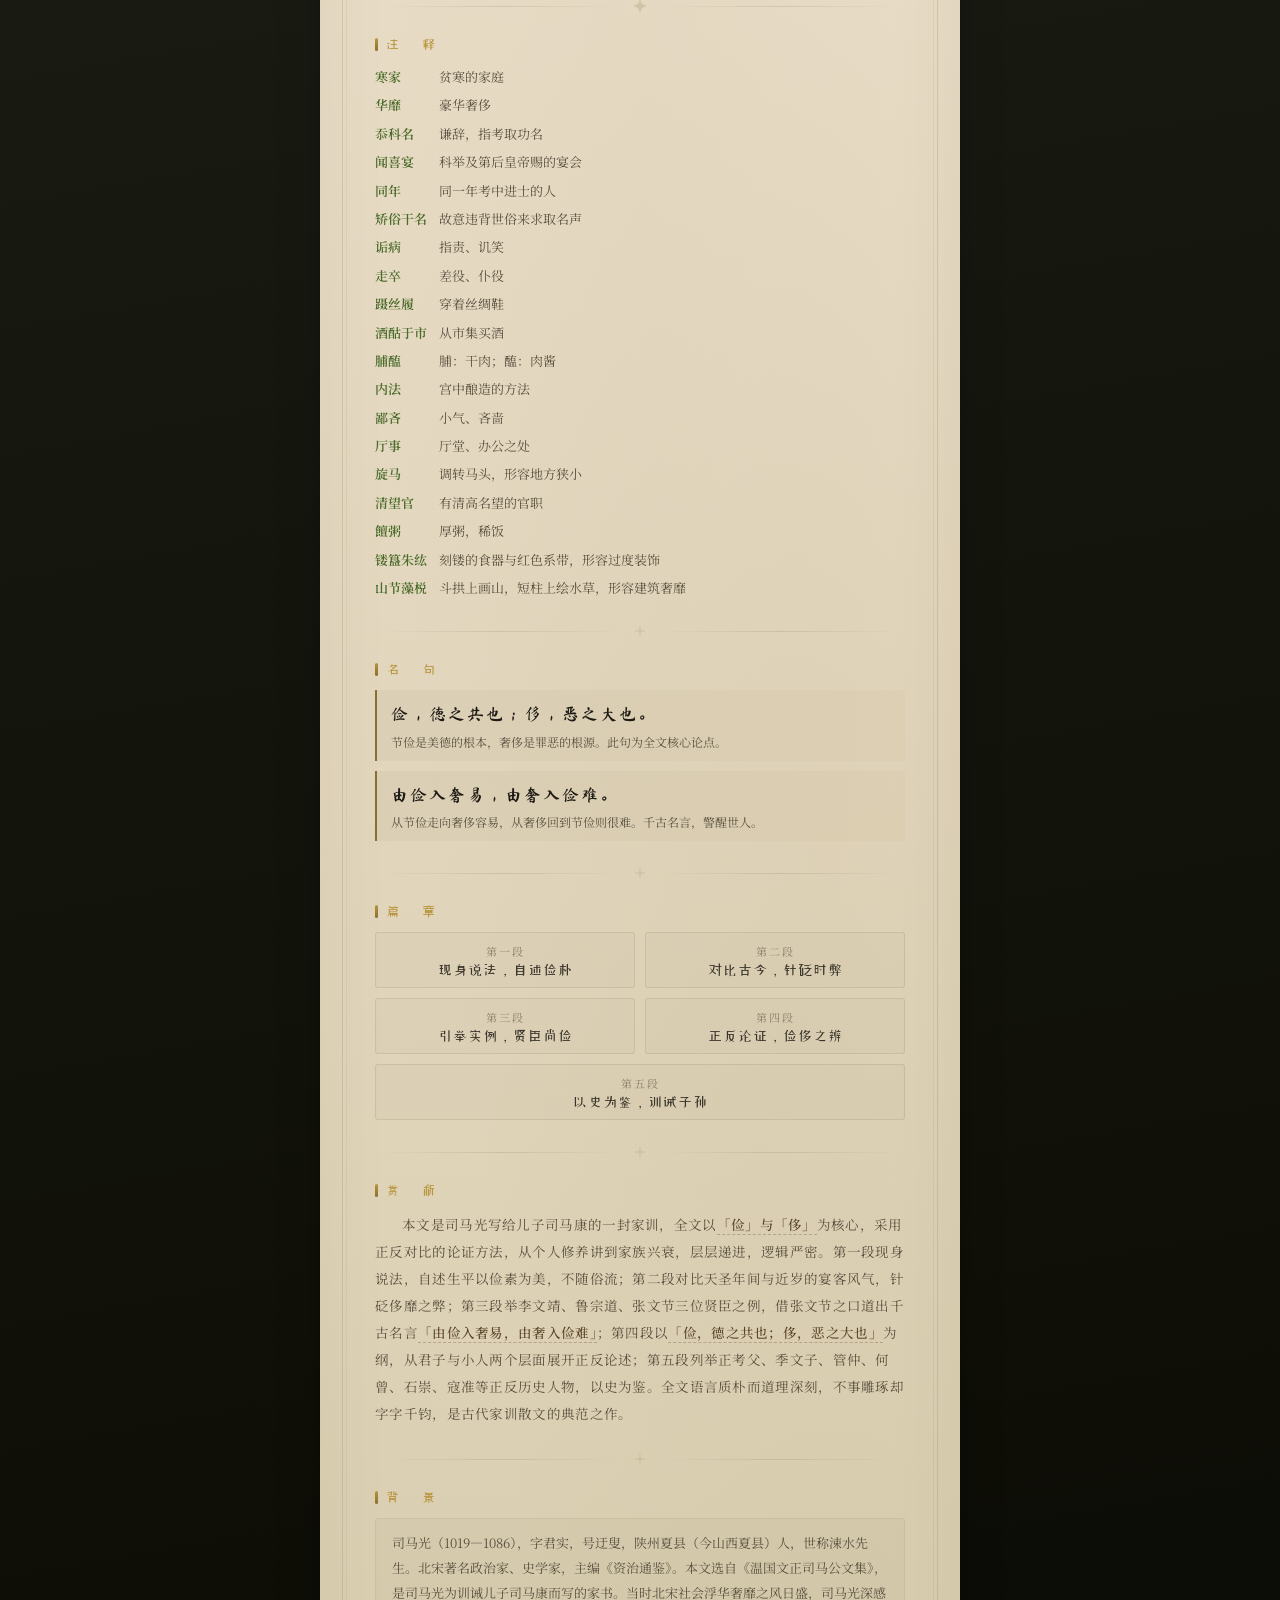
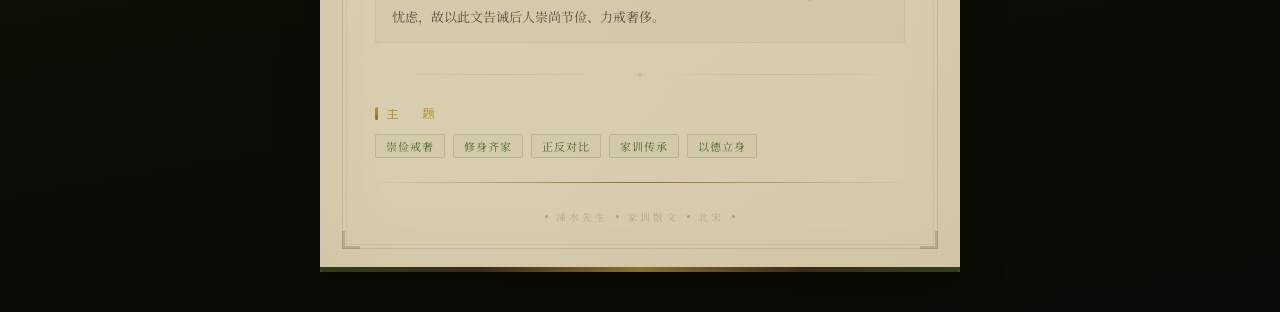
<file: frontend/poetry_card/xunjian_shikang.html>
<!DOCTYPE html>
<html lang="zh-CN">
<head>
<meta charset="UTF-8">
<meta name="viewport" content="width=device-width, initial-scale=1.0">
<title>训俭示康 - 司马光</title>
<style>
  @import url('https://fonts.googleapis.com/css2?family=Noto+Serif+SC:wght@200;300;400;500;600;700;900&family=Ma+Shan+Zheng&family=ZCOOL+XiaoWei&family=Liu+Jian+Mao+Cao&display=swap');

  :root {
    --ink-deep: #1e1a14;
    --ink-medium: #3a352a;
    --bamboo-dark: #2c3e1a;
    --bamboo-mid: #4a6b2a;
    --bamboo-light: #6a8f3e;
    --bamboo-pale: #8ab55a;
    --ink-wash-1: #4a5548;
    --ink-wash-2: #6a7a68;
    --paper: #f2ead8;
    --paper-warm: #e8dcc6;
    --paper-aged: #d8ccae;
    --gold-accent: #b8943c;
    --gold-light: #d4b85a;
    --gold-dim: #8a7030;
    --seal-red: #b83a28;
    --text-primary: #2a2418;
    --text-secondary: #5a5240;
    --text-light: #8a806a;
    --wood-dark: #3a2a1a;
    --wood-mid: #5a4428;
    --wood-light: #7a6440;
    --highlight-bg: rgba(184, 148, 60, 0.08);
  }

  * { margin: 0; padding: 0; box-sizing: border-box; }

  body {
    min-height: 100vh;
    display: flex;
    align-items: center;
    justify-content: center;
    background: linear-gradient(170deg, #0e0e08 0%, #161610 20%, #1a1c14 40%, #14160e 60%, #101008 80%, #0a0a06 100%);
    font-family: 'Noto Serif SC', serif;
    overflow-x: hidden;
    padding: 40px 20px;
  }

  /* Bamboo background */
  .bamboo-bg {
    position: fixed;
    top: 0; left: 0; right: 0; bottom: 0;
    pointer-events: none;
    z-index: 0;
    overflow: hidden;
  }

  .bamboo-stalk {
    position: absolute;
    bottom: 0;
    width: 6px;
    background: linear-gradient(180deg, rgba(60, 80, 30, 0.15), rgba(40, 60, 20, 0.08));
    border-radius: 3px 3px 0 0;
  }

  .bamboo-stalk::before {
    content: '';
    position: absolute;
    width: 100%;
    height: 3px;
    background: rgba(60, 80, 30, 0.2);
    border-radius: 50%;
  }

  .bamboo-stalk:nth-child(1) { left: 8%; height: 70%; animation: bambooSway 8s ease-in-out infinite alternate; }
  .bamboo-stalk:nth-child(1)::before { top: 30%; }
  .bamboo-stalk:nth-child(2) { left: 12%; height: 85%; animation: bambooSway 7s ease-in-out infinite alternate-reverse; }
  .bamboo-stalk:nth-child(2)::before { top: 25%; }
  .bamboo-stalk:nth-child(3) { right: 10%; height: 75%; animation: bambooSway 9s ease-in-out infinite alternate; }
  .bamboo-stalk:nth-child(3)::before { top: 35%; }
  .bamboo-stalk:nth-child(4) { right: 6%; height: 90%; animation: bambooSway 6.5s ease-in-out infinite alternate-reverse; }
  .bamboo-stalk:nth-child(4)::before { top: 20%; }
  .bamboo-stalk:nth-child(5) { left: 5%; height: 60%; animation: bambooSway 10s ease-in-out infinite alternate; }
  .bamboo-stalk:nth-child(5)::before { top: 40%; }

  @keyframes bambooSway {
    from { transform: rotate(-0.5deg); }
    to { transform: rotate(0.5deg); }
  }

  /* Ink wash mountains */
  .ink-wash {
    position: fixed;
    bottom: 0; left: 0; right: 0;
    height: 40%;
    pointer-events: none;
    z-index: 0;
  }

  .ink-layer {
    position: absolute;
    bottom: 0;
    width: 100%;
  }

  .ink-far {
    height: 60%;
    background:
      radial-gradient(ellipse 30% 50% at 20% 100%, rgba(60, 70, 50, 0.12) 0%, transparent 70%),
      radial-gradient(ellipse 40% 55% at 55% 100%, rgba(50, 60, 45, 0.1) 0%, transparent 65%),
      radial-gradient(ellipse 35% 48% at 80% 100%, rgba(55, 65, 48, 0.11) 0%, transparent 70%);
    animation: inkDrift 35s ease-in-out infinite alternate;
  }

  .ink-near {
    height: 40%;
    background:
      radial-gradient(ellipse 35% 45% at 25% 100%, rgba(40, 50, 30, 0.15) 0%, transparent 70%),
      radial-gradient(ellipse 30% 40% at 65% 100%, rgba(35, 45, 28, 0.12) 0%, transparent 65%);
  }

  @keyframes inkDrift {
    from { transform: translateX(-5px); }
    to { transform: translateX(5px); }
  }

  /* Floating particles */
  .particles {
    position: fixed;
    top: 0; left: 0; right: 0; bottom: 0;
    pointer-events: none;
    z-index: 1;
  }

  .particle {
    position: absolute;
    width: 2px;
    height: 2px;
    background: rgba(184, 148, 60, 0.3);
    border-radius: 50%;
    animation: particleFloat linear infinite;
  }

  .particle:nth-child(1) { left: 15%; top: 20%; animation-duration: 25s; animation-delay: 0s; }
  .particle:nth-child(2) { left: 35%; top: 40%; animation-duration: 30s; animation-delay: 5s; width: 3px; height: 3px; }
  .particle:nth-child(3) { left: 65%; top: 30%; animation-duration: 22s; animation-delay: 10s; }
  .particle:nth-child(4) { left: 80%; top: 50%; animation-duration: 28s; animation-delay: 3s; width: 3px; height: 3px; }
  .particle:nth-child(5) { left: 50%; top: 15%; animation-duration: 35s; animation-delay: 8s; }
  .particle:nth-child(6) { left: 25%; top: 60%; animation-duration: 20s; animation-delay: 12s; }

  @keyframes particleFloat {
    0% { transform: translate(0, 0) scale(1); opacity: 0; }
    10% { opacity: 1; }
    90% { opacity: 1; }
    100% { transform: translate(40px, -80px) scale(0.5); opacity: 0; }
  }

  /* Main Card */
  .card {
    position: relative;
    z-index: 10;
    width: 100%;
    max-width: 640px;
    background: linear-gradient(180deg, var(--paper) 0%, var(--paper-warm) 50%, var(--paper-aged) 100%);
    border-radius: 2px;
    overflow: hidden;
    box-shadow:
      0 2px 4px rgba(0,0,0,0.08),
      0 8px 16px rgba(0,0,0,0.12),
      0 24px 48px rgba(0,0,0,0.18),
      inset 0 0 80px rgba(90, 68, 40, 0.06);
    animation: cardReveal 1.4s cubic-bezier(0.16, 1, 0.3, 1) forwards;
    opacity: 0;
    transform: translateY(30px);
  }

  @keyframes cardReveal {
    to { opacity: 1; transform: translateY(0); }
  }

  /* Top decorative band */
  .card-top-band {
    height: 8px;
    background: linear-gradient(90deg,
      var(--bamboo-dark),
      var(--wood-dark),
      var(--gold-dim),
      var(--wood-dark),
      var(--bamboo-dark)
    );
    position: relative;
    overflow: hidden;
  }

  .card-top-band::after {
    content: '';
    position: absolute;
    top: 0; left: -100%; right: 0; bottom: 0;
    width: 300%;
    background: linear-gradient(90deg, transparent, rgba(255,255,255,0.3), transparent);
    animation: shimmer 5s ease-in-out infinite;
  }

  @keyframes shimmer {
    0%, 100% { transform: translateX(-33%); }
    50% { transform: translateX(33%); }
  }

  /* Aged texture overlay */
  .card-texture {
    position: absolute;
    top: 0; left: 0; right: 0; bottom: 0;
    pointer-events: none;
    z-index: 1;
    background:
      radial-gradient(ellipse at 20% 30%, rgba(160, 130, 80, 0.04) 0%, transparent 50%),
      radial-gradient(ellipse at 80% 70%, rgba(140, 120, 70, 0.05) 0%, transparent 50%),
      radial-gradient(ellipse at 50% 50%, rgba(120, 100, 60, 0.02) 0%, transparent 60%);
  }

  /* Inner frame */
  .card-inner {
    margin: 18px 22px;
    border: 1px solid rgba(44, 62, 26, 0.12);
    position: relative;
    z-index: 2;
  }

  .card-inner::before {
    content: '';
    position: absolute;
    top: 3px; left: 3px; right: 3px; bottom: 3px;
    border: 1px solid rgba(44, 62, 26, 0.06);
    pointer-events: none;
  }

  /* Corner ornaments */
  .corner {
    position: absolute;
    width: 18px;
    height: 18px;
    z-index: 3;
  }
  .corner svg { width: 100%; height: 100%; }
  .corner-tl { top: -1px; left: -1px; }
  .corner-tr { top: -1px; right: -1px; transform: rotate(90deg); }
  .corner-bl { bottom: -1px; left: -1px; transform: rotate(-90deg); }
  .corner-br { bottom: -1px; right: -1px; transform: rotate(180deg); }

  /* ===== HEADER ===== */
  .card-header {
    text-align: center;
    padding: 36px 30px 28px;
    position: relative;
    background:
      radial-gradient(ellipse at 50% 70%, rgba(44, 62, 26, 0.03) 0%, transparent 50%),
      radial-gradient(ellipse at 30% 30%, rgba(184, 148, 60, 0.04) 0%, transparent 40%);
  }

  .card-header::after {
    content: '';
    position: absolute;
    bottom: 0;
    left: 28px; right: 28px;
    height: 1px;
    background: linear-gradient(90deg, transparent, var(--gold-dim), transparent);
  }

  .genre-tag {
    display: inline-block;
    font-family: 'ZCOOL XiaoWei', serif;
    font-size: 11px;
    color: var(--text-light);
    letter-spacing: 4px;
    margin-bottom: 14px;
    padding: 3px 16px;
    border: 1px solid rgba(138, 112, 48, 0.25);
    border-radius: 2px;
    animation: titleFadeIn 1.2s ease-out 0.2s both;
  }

  .poem-title {
    font-family: 'Ma Shan Zheng', cursive;
    font-size: 36px;
    color: var(--ink-deep);
    letter-spacing: 10px;
    margin-bottom: 14px;
    position: relative;
    animation: titleFadeIn 1.4s ease-out 0.3s both;
  }

  @keyframes titleFadeIn {
    from { opacity: 0; transform: translateY(10px); }
    to { opacity: 1; transform: translateY(0); }
  }

  .poem-author {
    font-family: 'ZCOOL XiaoWei', serif;
    font-size: 14px;
    color: var(--text-secondary);
    letter-spacing: 5px;
    animation: titleFadeIn 1.4s ease-out 0.5s both;
  }

  .author-note {
    display: block;
    font-size: 11px;
    color: var(--text-light);
    margin-top: 6px;
    letter-spacing: 2px;
  }

  /* ===== ORIGINAL TEXT ===== */
  .poem-body {
    padding: 30px 36px;
    position: relative;
  }

  .original-text {
    font-family: 'Noto Serif SC', serif;
    font-size: 15px;
    color: var(--ink-medium);
    line-height: 2.2;
    letter-spacing: 1px;
    text-align: justify;
    position: relative;
  }

  .original-text .paragraph {
    text-indent: 2em;
    margin-bottom: 8px;
    opacity: 0;
    transform: translateY(12px);
    animation: lineReveal 0.7s ease-out forwards;
  }

  .original-text .paragraph:nth-child(1) { animation-delay: 0.7s; }
  .original-text .paragraph:nth-child(2) { animation-delay: 1.0s; }
  .original-text .paragraph:nth-child(3) { animation-delay: 1.3s; }
  .original-text .paragraph:nth-child(4) { animation-delay: 1.6s; }
  .original-text .paragraph:nth-child(5) { animation-delay: 1.9s; }

  .paragraph-label {
    font-size: 11px;
    color: var(--text-light);
    opacity: 0.5;
    margin-bottom: 2px;
    letter-spacing: 2px;
    text-indent: 0;
  }

  @keyframes lineReveal {
    to { opacity: 1; transform: translateY(0); }
  }

  /* Seal */
  .seal {
    position: absolute;
    right: 20px;
    bottom: 20px;
    width: 46px;
    height: 46px;
    border: 2px solid var(--seal-red);
    border-radius: 2px;
    display: flex;
    align-items: center;
    justify-content: center;
    font-family: 'ZCOOL XiaoWei', serif;
    font-size: 13px;
    color: var(--seal-red);
    writing-mode: vertical-rl;
    letter-spacing: 2px;
    opacity: 0;
    transform: rotate(-3deg) scale(0.8);
    animation: sealStamp 0.4s cubic-bezier(0.34, 1.56, 0.64, 1) 1.8s forwards;
    line-height: 1.3;
    user-select: none;
  }

  @keyframes sealStamp {
    to { opacity: 0.65; transform: rotate(-3deg) scale(1); }
  }

  /* Section dividers */
  .section-divider {
    display: flex;
    align-items: center;
    justify-content: center;
    padding: 0 36px;
    gap: 10px;
  }

  .section-divider::before,
  .section-divider::after {
    content: '';
    flex: 1;
    height: 1px;
    background: linear-gradient(90deg, transparent, rgba(44, 62, 26, 0.12), transparent);
  }

  .section-divider-icon {
    width: 16px;
    height: 16px;
    opacity: 0.4;
  }

  /* ===== SECTIONS ===== */
  .section {
    padding: 24px 32px;
    position: relative;
  }

  .section-label {
    font-family: 'ZCOOL XiaoWei', serif;
    font-size: 13px;
    color: var(--gold-accent);
    letter-spacing: 5px;
    margin-bottom: 14px;
    display: flex;
    align-items: center;
    gap: 8px;
  }

  .section-label::before {
    content: '';
    width: 3px;
    height: 13px;
    background: linear-gradient(180deg, var(--gold-accent), var(--gold-dim));
    border-radius: 2px;
  }

  /* Annotations */
  .annotation-list {
    display: grid;
    grid-template-columns: auto 1fr;
    gap: 5px 12px;
    font-size: 13px;
    line-height: 1.8;
  }

  .annotation-term {
    color: var(--bamboo-mid);
    font-weight: 600;
    white-space: nowrap;
  }

  .annotation-def {
    color: var(--text-secondary);
  }

  /* Key quotes */
  .quote-grid {
    display: grid;
    gap: 10px;
    margin-top: 4px;
  }

  .quote-card {
    background: linear-gradient(135deg, rgba(44, 62, 26, 0.04), rgba(184, 148, 60, 0.04));
    border-left: 2px solid var(--gold-dim);
    padding: 10px 14px;
    border-radius: 0 3px 3px 0;
  }

  .quote-text {
    font-family: 'Ma Shan Zheng', cursive;
    font-size: 17px;
    color: var(--ink-deep);
    letter-spacing: 2px;
    line-height: 1.6;
  }

  .quote-meaning {
    font-size: 12px;
    color: var(--text-secondary);
    margin-top: 4px;
    line-height: 1.6;
  }

  /* Translation */
  .translation-text {
    font-size: 14px;
    color: var(--text-secondary);
    line-height: 2;
    text-indent: 2em;
    letter-spacing: 0.5px;
  }

  /* Theme tags */
  .theme-tags {
    display: flex;
    flex-wrap: wrap;
    gap: 8px;
    margin-top: 4px;
  }

  .theme-tag {
    font-size: 11px;
    color: var(--bamboo-mid);
    padding: 3px 10px;
    border: 1px solid rgba(74, 107, 42, 0.2);
    border-radius: 2px;
    letter-spacing: 1px;
    background: rgba(74, 107, 42, 0.03);
  }

  /* Appreciation */
  .appreciation-text {
    font-size: 13.5px;
    color: var(--text-secondary);
    line-height: 2;
    text-indent: 2em;
    letter-spacing: 0.3px;
  }

  .highlight {
    color: var(--wood-mid);
    font-weight: 500;
    border-bottom: 1px dashed rgba(90, 68, 40, 0.3);
  }

  /* Background info */
  .bg-info {
    font-size: 13px;
    color: var(--text-secondary);
    line-height: 1.9;
    padding: 12px 16px;
    background: rgba(44, 62, 26, 0.03);
    border-radius: 3px;
    border: 1px solid rgba(44, 62, 26, 0.06);
  }

  /* Structure chart */
  .structure-grid {
    display: grid;
    grid-template-columns: 1fr 1fr;
    gap: 10px;
    margin-top: 4px;
  }

  .structure-item {
    text-align: center;
    padding: 10px 8px;
    border: 1px solid rgba(44, 62, 26, 0.1);
    border-radius: 3px;
    background: rgba(44, 62, 26, 0.02);
  }

  .structure-label {
    font-size: 11px;
    color: var(--text-light);
    letter-spacing: 2px;
    margin-bottom: 4px;
  }

  .structure-value {
    font-family: 'ZCOOL XiaoWei', serif;
    font-size: 14px;
    color: var(--ink-medium);
    letter-spacing: 1px;
  }

  /* Footer */
  .card-footer {
    text-align: center;
    padding: 18px 28px 24px;
    position: relative;
  }

  .card-footer::before {
    content: '';
    position: absolute;
    top: 0;
    left: 28px; right: 28px;
    height: 1px;
    background: linear-gradient(90deg, transparent, var(--gold-dim), transparent);
  }

  .footer-ornament {
    display: inline-flex;
    align-items: center;
    gap: 8px;
    font-size: 10px;
    color: var(--text-light);
    letter-spacing: 3px;
    opacity: 0.45;
  }

  .footer-dot {
    width: 3px;
    height: 3px;
    border-radius: 50%;
    background: var(--gold-dim);
  }

  /* Bottom band */
  .card-bottom-band {
    height: 5px;
    background: linear-gradient(90deg,
      var(--bamboo-dark),
      var(--wood-dark),
      var(--gold-dim),
      var(--wood-dark),
      var(--bamboo-dark)
    );
  }

  /* Responsive */
  @media (max-width: 660px) {
    body { padding: 20px 10px; }
    .card-inner { margin: 12px 14px; }
    .card-header { padding: 28px 18px 22px; }
    .poem-title { font-size: 28px; letter-spacing: 6px; }
    .poem-body { padding: 22px 18px; }
    .original-text { font-size: 13.5px; }
    .section { padding: 18px 20px; }
    .structure-grid { grid-template-columns: 1fr; }
    .seal { right: 14px; bottom: 14px; width: 40px; height: 40px; font-size: 12px; }
    .annotation-list { font-size: 12px; }
  }

  @media print {
    body { background: white; }
    .bamboo-bg, .ink-wash, .particles { display: none; }
    .card { box-shadow: none; border: 1px solid #ccc; }
  }
</style>
</head>
<body>

<!-- Background elements -->
<div class="bamboo-bg">
  <div class="bamboo-stalk"></div>
  <div class="bamboo-stalk"></div>
  <div class="bamboo-stalk"></div>
  <div class="bamboo-stalk"></div>
  <div class="bamboo-stalk"></div>
</div>

<div class="ink-wash">
  <div class="ink-layer ink-far"></div>
  <div class="ink-layer ink-near"></div>
</div>

<div class="particles">
  <div class="particle"></div>
  <div class="particle"></div>
  <div class="particle"></div>
  <div class="particle"></div>
  <div class="particle"></div>
  <div class="particle"></div>
</div>

<!-- Main Card -->
<div class="card">
  <div class="card-top-band"></div>
  <div class="card-texture"></div>

  <div class="card-inner">
    <!-- Corners -->
    <div class="corner corner-tl">
      <svg viewBox="0 0 18 18" fill="none">
        <path d="M0 0 L18 0 L18 3 L3 3 L3 18 L0 18 Z" fill="rgba(44,62,26,0.2)"/>
      </svg>
    </div>
    <div class="corner corner-tr">
      <svg viewBox="0 0 18 18" fill="none">
        <path d="M0 0 L18 0 L18 3 L3 3 L3 18 L0 18 Z" fill="rgba(44,62,26,0.2)"/>
      </svg>
    </div>
    <div class="corner corner-bl">
      <svg viewBox="0 0 18 18" fill="none">
        <path d="M0 0 L18 0 L18 3 L3 3 L3 18 L0 18 Z" fill="rgba(44,62,26,0.2)"/>
      </svg>
    </div>
    <div class="corner corner-br">
      <svg viewBox="0 0 18 18" fill="none">
        <path d="M0 0 L18 0 L18 3 L3 3 L3 18 L0 18 Z" fill="rgba(44,62,26,0.2)"/>
      </svg>
    </div>

    <!-- Header -->
    <div class="card-header">
      <div class="genre-tag">家训散文</div>
      <h1 class="poem-title">训俭示康</h1>
      <p class="poem-author">
        司马光
        <span class="author-note">北宋 · 政治家、史学家</span>
      </p>
    </div>

    <!-- Original Text -->
    <div class="poem-body">
      <div class="section-label">原　文</div>
      <div class="original-text">
        <p class="paragraph">吾本寒家，世以清白相承。吾性不喜华靡，自为乳儿，长者加以金银华美之服，辄羞赧弃去之。二十忝科名，闻喜宴独不戴花。同年曰："君赐不可违也。"乃簪一花。平生衣取蔽寒，食取充腹；亦不敢服垢弊以矫俗干名，但顺吾性而已。众人皆以奢靡为荣，吾心独以俭素为美。人皆嗤吾固陋，吾不以为病。应之曰："孔子称'与其不逊也宁固。'又曰'以约失之者鲜矣。'又曰'士志于道，而耻恶衣恶食者，未足与议也。'古人以俭为美德，今人乃以俭相诟病。嘻，异哉！"</p>
        <p class="paragraph">近岁风俗尤为侈靡，走卒类士服，农夫蹑丝履。吾记天圣中，先公为群牧判官，客至未尝不置酒，或三行、五行，多不过七行。酒酤于市，果止于梨、栗、枣、柿之类；肴止于脯、醢、菜羹，器用瓷、漆。当时士大夫家皆然，人不相非也。会数而礼勤，物薄而情厚。近日士大夫家，酒非内法，果、肴非远方珍异，食非多品，器皿非满案，不敢会宾友，常量月营聚，然后敢发书。苟或不然，人争非之，以为鄙吝。故不随俗靡者，盖鲜矣。嗟乎！风俗颓弊如是，居位者虽不能禁，忍助之乎！</p>
        <p class="paragraph">又闻昔李文靖公为相，治居第于封丘门内，厅事前仅容旋马，或言其太隘。公笑曰："居第当传子孙，此为宰相厅事诚隘，为太祝奉礼厅事已宽矣。"参政鲁公为谏官，真宗遣使急召之，得于酒家，既入，问其所来，以实对。上曰："卿为清望官，奈何饮于酒肆？"对曰："臣家贫，客至无器皿、肴、果，故就酒家觞之。"上以无隐，益重之。张文节为相，自奉养如为河阳掌书记时，所亲或规之曰："公今受俸不少，而自奉若此。公虽自信清约，外人颇有公孙布被之讥。公宜少从众。"公叹曰："吾今日之俸，虽举家锦衣玉食，何患不能？顾人之常情，由俭入奢易，由奢入俭难。吾今日之俸岂能常有？身岂能常存？一旦异于今日，家人习奢已久，不能顿俭，必致失所。岂若吾居位、去位、身存、身亡，常如一日乎？"呜呼！大贤之深谋远虑，岂庸人所及哉！</p>
        <p class="paragraph">御孙曰："俭，德之共也；侈，恶之大也。"共，同也；言有德者皆由俭来也。夫俭则寡欲，君子寡欲，则不役于物，可以直道而行；小人寡欲，则能谨身节用，远罪丰家。故曰："俭，德之共也。"侈则多欲。君子多欲则贪慕富贵，枉道速祸；小人多欲则多求妄用，败家丧身；是以居官必贿，居乡必盗。故曰："侈，恶之大也。"</p>
        <p class="paragraph">昔正考父饘粥以糊口，孟僖子知其后必有达人。季文子相三君，妾不衣帛，马不食粟，君子以为忠。管仲镂簋朱纮，山节藻棁，孔子鄙其小器。公叔文子享卫灵公，史鰌知其及祸；及戌，果以富得罪出亡。何曾日食万钱，至孙以骄溢倾家。石崇以奢靡夸人，卒以此死东市。近世寇莱公豪侈冠一时，然以功业大，人莫之非，子孙习其家风，今多穷困。其余以俭立名，以侈自败者多矣，不可遍数，聊举数人以训汝。汝非徒身当服行，当以训汝子孙，使知前辈之风俗云。</p>
      </div>
      <div class="seal">温公<br>训言</div>
    </div>

    <div class="section-divider">
      <svg class="section-divider-icon" viewBox="0 0 16 16" fill="none">
        <path d="M8 1 L10 6 L15 8 L10 10 L8 15 L6 10 L1 8 L6 6 Z" fill="rgba(138,112,48,0.5)"/>
      </svg>
    </div>

    <!-- Annotations -->
    <div class="section">
      <div class="section-label">注　释</div>
      <div class="annotation-list">
        <span class="annotation-term">寒家</span>
        <span class="annotation-def">贫寒的家庭</span>
        <span class="annotation-term">华靡</span>
        <span class="annotation-def">豪华奢侈</span>
        <span class="annotation-term">忝科名</span>
        <span class="annotation-def">谦辞，指考取功名</span>
        <span class="annotation-term">闻喜宴</span>
        <span class="annotation-def">科举及第后皇帝赐的宴会</span>
        <span class="annotation-term">同年</span>
        <span class="annotation-def">同一年考中进士的人</span>
        <span class="annotation-term">矫俗干名</span>
        <span class="annotation-def">故意违背世俗来求取名声</span>
        <span class="annotation-term">诟病</span>
        <span class="annotation-def">指责、讥笑</span>
        <span class="annotation-term">走卒</span>
        <span class="annotation-def">差役、仆役</span>
        <span class="annotation-term">蹑丝履</span>
        <span class="annotation-def">穿着丝绸鞋</span>
        <span class="annotation-term">酒酤于市</span>
        <span class="annotation-def">从市集买酒</span>
        <span class="annotation-term">脯醢</span>
        <span class="annotation-def">脯：干肉；醢：肉酱</span>
        <span class="annotation-term">内法</span>
        <span class="annotation-def">宫中酿造的方法</span>
        <span class="annotation-term">鄙吝</span>
        <span class="annotation-def">小气、吝啬</span>
        <span class="annotation-term">厅事</span>
        <span class="annotation-def">厅堂、办公之处</span>
        <span class="annotation-term">旋马</span>
        <span class="annotation-def">调转马头，形容地方狭小</span>
        <span class="annotation-term">清望官</span>
        <span class="annotation-def">有清高名望的官职</span>
        <span class="annotation-term">饘粥</span>
        <span class="annotation-def">厚粥，稀饭</span>
        <span class="annotation-term">镂簋朱纮</span>
        <span class="annotation-def">刻镂的食器与红色系带，形容过度装饰</span>
        <span class="annotation-term">山节藻棁</span>
        <span class="annotation-def">斗拱上画山，短柱上绘水草，形容建筑奢靡</span>
      </div>
    </div>

    <div class="section-divider">
      <svg class="section-divider-icon" viewBox="0 0 16 16" fill="none">
        <path d="M8 3 L8 13 M3 8 L13 8" stroke="rgba(138,112,48,0.4)" stroke-width="1"/>
        <circle cx="8" cy="8" r="2" fill="none" stroke="rgba(138,112,48,0.3)" stroke-width="0.5"/>
      </svg>
    </div>

    <!-- Key Quotes -->
    <div class="section">
      <div class="section-label">名　句</div>
      <div class="quote-grid">
        <div class="quote-card">
          <div class="quote-text">俭，德之共也；侈，恶之大也。</div>
          <div class="quote-meaning">节俭是美德的根本，奢侈是罪恶的根源。此句为全文核心论点。</div>
        </div>
        <div class="quote-card">
          <div class="quote-text">由俭入奢易，由奢入俭难。</div>
          <div class="quote-meaning">从节俭走向奢侈容易，从奢侈回到节俭则很难。千古名言，警醒世人。</div>
        </div>
      </div>
    </div>

    <div class="section-divider">
      <svg class="section-divider-icon" viewBox="0 0 16 16" fill="none">
        <path d="M8 3 L8 13 M3 8 L13 8" stroke="rgba(138,112,48,0.4)" stroke-width="1"/>
        <circle cx="8" cy="8" r="2" fill="none" stroke="rgba(138,112,48,0.3)" stroke-width="0.5"/>
      </svg>
    </div>

    <!-- Structure Analysis -->
    <div class="section">
      <div class="section-label">篇　章</div>
      <div class="structure-grid">
        <div class="structure-item">
          <div class="structure-label">第一段</div>
          <div class="structure-value">现身说法，自述俭朴</div>
        </div>
        <div class="structure-item">
          <div class="structure-label">第二段</div>
          <div class="structure-value">对比古今，针砭时弊</div>
        </div>
        <div class="structure-item">
          <div class="structure-label">第三段</div>
          <div class="structure-value">引举实例，贤臣尚俭</div>
        </div>
        <div class="structure-item">
          <div class="structure-label">第四段</div>
          <div class="structure-value">正反论证，俭侈之辨</div>
        </div>
        <div class="structure-item" style="grid-column: 1 / -1;">
          <div class="structure-label">第五段</div>
          <div class="structure-value">以史为鉴，训诫子孙</div>
        </div>
      </div>
    </div>

    <div class="section-divider">
      <svg class="section-divider-icon" viewBox="0 0 16 16" fill="none">
        <path d="M8 3 L8 13 M3 8 L13 8" stroke="rgba(138,112,48,0.4)" stroke-width="1"/>
        <circle cx="8" cy="8" r="2" fill="none" stroke="rgba(138,112,48,0.3)" stroke-width="0.5"/>
      </svg>
    </div>

    <!-- Appreciation -->
    <div class="section">
      <div class="section-label">赏　析</div>
      <p class="appreciation-text">
        本文是司马光写给儿子司马康的一封家训，全文以<span class="highlight">「俭」与「侈」</span>为核心，采用正反对比的论证方法，从个人修养讲到家族兴衰，层层递进，逻辑严密。第一段现身说法，自述生平以俭素为美，不随俗流；第二段对比天圣年间与近岁的宴客风气，针砭侈靡之弊；第三段举李文靖、鲁宗道、张文节三位贤臣之例，借张文节之口道出千古名言<span class="highlight">「由俭入奢易，由奢入俭难」</span>；第四段以<span class="highlight">「俭，德之共也；侈，恶之大也」</span>为纲，从君子与小人两个层面展开正反论述；第五段列举正考父、季文子、管仲、何曾、石崇、寇准等正反历史人物，以史为鉴。全文语言质朴而道理深刻，不事雕琢却字字千钧，是古代家训散文的典范之作。
      </p>
    </div>

    <div class="section-divider">
      <svg class="section-divider-icon" viewBox="0 0 16 16" fill="none">
        <path d="M8 3 L8 13 M3 8 L13 8" stroke="rgba(138,112,48,0.4)" stroke-width="1"/>
        <circle cx="8" cy="8" r="2" fill="none" stroke="rgba(138,112,48,0.3)" stroke-width="0.5"/>
      </svg>
    </div>

    <!-- Background -->
    <div class="section">
      <div class="section-label">背　景</div>
      <p class="bg-info">
        司马光（1019—1086），字君实，号迂叟，陕州夏县（今山西夏县）人，世称涑水先生。北宋著名政治家、史学家，主编《资治通鉴》。本文选自《温国文正司马公文集》，是司马光为训诫儿子司马康而写的家书。当时北宋社会浮华奢靡之风日盛，司马光深感忧虑，故以此文告诫后人崇尚节俭、力戒奢侈。
      </p>
    </div>

    <div class="section-divider">
      <svg class="section-divider-icon" viewBox="0 0 16 16" fill="none">
        <path d="M8 3 L8 13 M3 8 L13 8" stroke="rgba(138,112,48,0.4)" stroke-width="1"/>
        <circle cx="8" cy="8" r="2" fill="none" stroke="rgba(138,112,48,0.3)" stroke-width="0.5"/>
      </svg>
    </div>

    <!-- Themes -->
    <div class="section">
      <div class="section-label">主　题</div>
      <div class="theme-tags">
        <span class="theme-tag">崇俭戒奢</span>
        <span class="theme-tag">修身齐家</span>
        <span class="theme-tag">正反对比</span>
        <span class="theme-tag">家训传承</span>
        <span class="theme-tag">以德立身</span>
      </div>
    </div>

    <!-- Footer -->
    <div class="card-footer">
      <div class="footer-ornament">
        <div class="footer-dot"></div>
        涑水先生
        <div class="footer-dot"></div>
        家训散文
        <div class="footer-dot"></div>
        北宋
        <div class="footer-dot"></div>
      </div>
    </div>
  </div>

  <div class="card-bottom-band"></div>
</div>

</body>
</html>
</file>
<file: frontend/virtual_list/style.css>
* {
  margin: 0;
  padding: 0;
  box-sizing: border-box;
}

body {
  font-family: -apple-system, BlinkMacSystemFont, 'Segoe UI', Roboto, sans-serif;
  background: #0f0f1a;
  color: #e0e0e0;
  display: flex;
  justify-content: center;
  padding: 40px 20px;
}

.container {
  width: 100%;
  max-width: 700px;
}

h1 {
  font-size: 24px;
  font-weight: 700;
  margin-bottom: 4px;
  color: #ffffff;
}

.subtitle {
  font-size: 14px;
  color: #888;
  margin-bottom: 16px;
}

.stats {
  display: flex;
  gap: 20px;
  margin-bottom: 12px;
  font-size: 13px;
  color: #aaa;
  background: #1a1a2e;
  padding: 8px 14px;
  border-radius: 8px;
}

/* ─── 虚拟滚动容器 ─── */

.virtual-list {
  height: 600px;
  overflow-y: auto;
  position: relative;
  background: #1a1a2e;
  border-radius: 12px;
  border: 1px solid #2a2a40;
}

.virtual-list::-webkit-scrollbar {
  width: 8px;
}

.virtual-list::-webkit-scrollbar-track {
  background: transparent;
}

.virtual-list::-webkit-scrollbar-thumb {
  background: #3a3a5c;
  border-radius: 4px;
}

.virtual-list::-webkit-scrollbar-thumb:hover {
  background: #4a4a6c;
}

.scroll-content {
  position: relative;
  width: 100%;
}

.items-wrapper {
  position: absolute;
  left: 0;
  right: 0;
}

/* ─── 列表项 ─── */

.list-item {
  display: flex;
  align-items: flex-start;
  padding: 12px 16px;
  border-bottom: 1px solid #2a2a40;
  transition: background-color 0.15s;
}

.list-item:hover {
  background: #252545;
}

.list-item.even {
  background: #1e1e35;
}

.list-item.even:hover {
  background: #252545;
}

.item-index {
  flex-shrink: 0;
  width: 60px;
  height: 28px;
  line-height: 28px;
  text-align: center;
  background: #2a2a50;
  border-radius: 6px;
  font-size: 13px;
  font-weight: 600;
  color: #8888cc;
  margin-right: 14px;
}

.item-body {
  flex: 1;
  min-width: 0;
}

.item-title {
  font-size: 15px;
  font-weight: 500;
  color: #e0e0f0;
  line-height: 28px;
}

.item-desc {
  font-size: 13px;
  color: #8888aa;
  margin-top: 4px;
  line-height: 1.4;
}

.item-tags {
  display: flex;
  gap: 6px;
  margin-top: 6px;
  flex-wrap: wrap;
}

.tag {
  display: inline-block;
  padding: 2px 10px;
  background: #2a2a50;
  border: 1px solid #3a3a60;
  border-radius: 12px;
  font-size: 11px;
  color: #aaaadd;
}
</file>
<file: game/angry_birds/style.css>
* {
    margin: 0;
    padding: 0;
    box-sizing: border-box;
}

body {
    background: #1a1a2e;
    display: flex;
    justify-content: center;
    align-items: center;
    min-height: 100vh;
    font-family: 'Segoe UI', 'PingFang SC', 'Microsoft YaHei', sans-serif;
    overflow: hidden;
}

#game-container {
    position: relative;
    width: 960px;
    height: 600px;
    border-radius: 12px;
    overflow: hidden;
    box-shadow: 0 0 40px rgba(0, 0, 0, 0.5);
}

#gameCanvas {
    display: block;
    width: 100%;
    height: 100%;
    cursor: default;
}

#ui-overlay {
    position: absolute;
    top: 0;
    left: 0;
    right: 0;
    display: flex;
    justify-content: space-between;
    padding: 12px 24px;
    pointer-events: none;
    z-index: 10;
}

#ui-overlay div {
    background: rgba(0, 0, 0, 0.5);
    color: white;
    padding: 8px 18px;
    border-radius: 20px;
    font-size: 16px;
    font-weight: 600;
    text-shadow: 1px 1px 2px rgba(0, 0, 0, 0.5);
    backdrop-filter: blur(4px);
}

#score-display { color: #ffd700; }
#level-display { color: #90ee90; }
#birds-display { color: #ff6b6b; }

.overlay {
    position: absolute;
    top: 0;
    left: 0;
    right: 0;
    bottom: 0;
    display: flex;
    flex-direction: column;
    justify-content: center;
    align-items: center;
    background: rgba(0, 0, 0, 0.75);
    backdrop-filter: blur(8px);
    z-index: 20;
    transition: opacity 0.3s;
}

.overlay.hidden {
    display: none;
}

.overlay h1 {
    font-size: 56px;
    color: #ff4444;
    text-shadow: 3px 3px 0 #8b0000, 0 0 20px rgba(255, 68, 68, 0.5);
    margin-bottom: 20px;
    letter-spacing: 4px;
}

.overlay h2 {
    font-size: 42px;
    color: #ffd700;
    text-shadow: 2px 2px 0 #8b6914, 0 0 15px rgba(255, 215, 0, 0.4);
    margin-bottom: 16px;
}

.overlay p {
    color: #ddd;
    font-size: 18px;
    text-align: center;
    line-height: 1.6;
    margin-bottom: 28px;
}

.overlay button {
    padding: 14px 48px;
    font-size: 20px;
    font-weight: 700;
    color: white;
    background: linear-gradient(135deg, #ff4444, #cc0000);
    border: none;
    border-radius: 30px;
    cursor: pointer;
    transition: all 0.2s;
    box-shadow: 0 4px 15px rgba(255, 68, 68, 0.4);
    letter-spacing: 2px;
}

.overlay button:hover {
    transform: scale(1.08);
    box-shadow: 0 6px 25px rgba(255, 68, 68, 0.6);
}

.overlay button:active {
    transform: scale(0.98);
}

#star-rating {
    font-size: 40px;
    margin-bottom: 20px;
    letter-spacing: 8px;
}

#level-score {
    color: #ffd700;
    font-weight: bold;
    font-size: 24px;
}

@media (max-width: 980px) {
    #game-container {
        width: 100vw;
        height: 62.5vw;
        border-radius: 0;
    }
}
</file>
